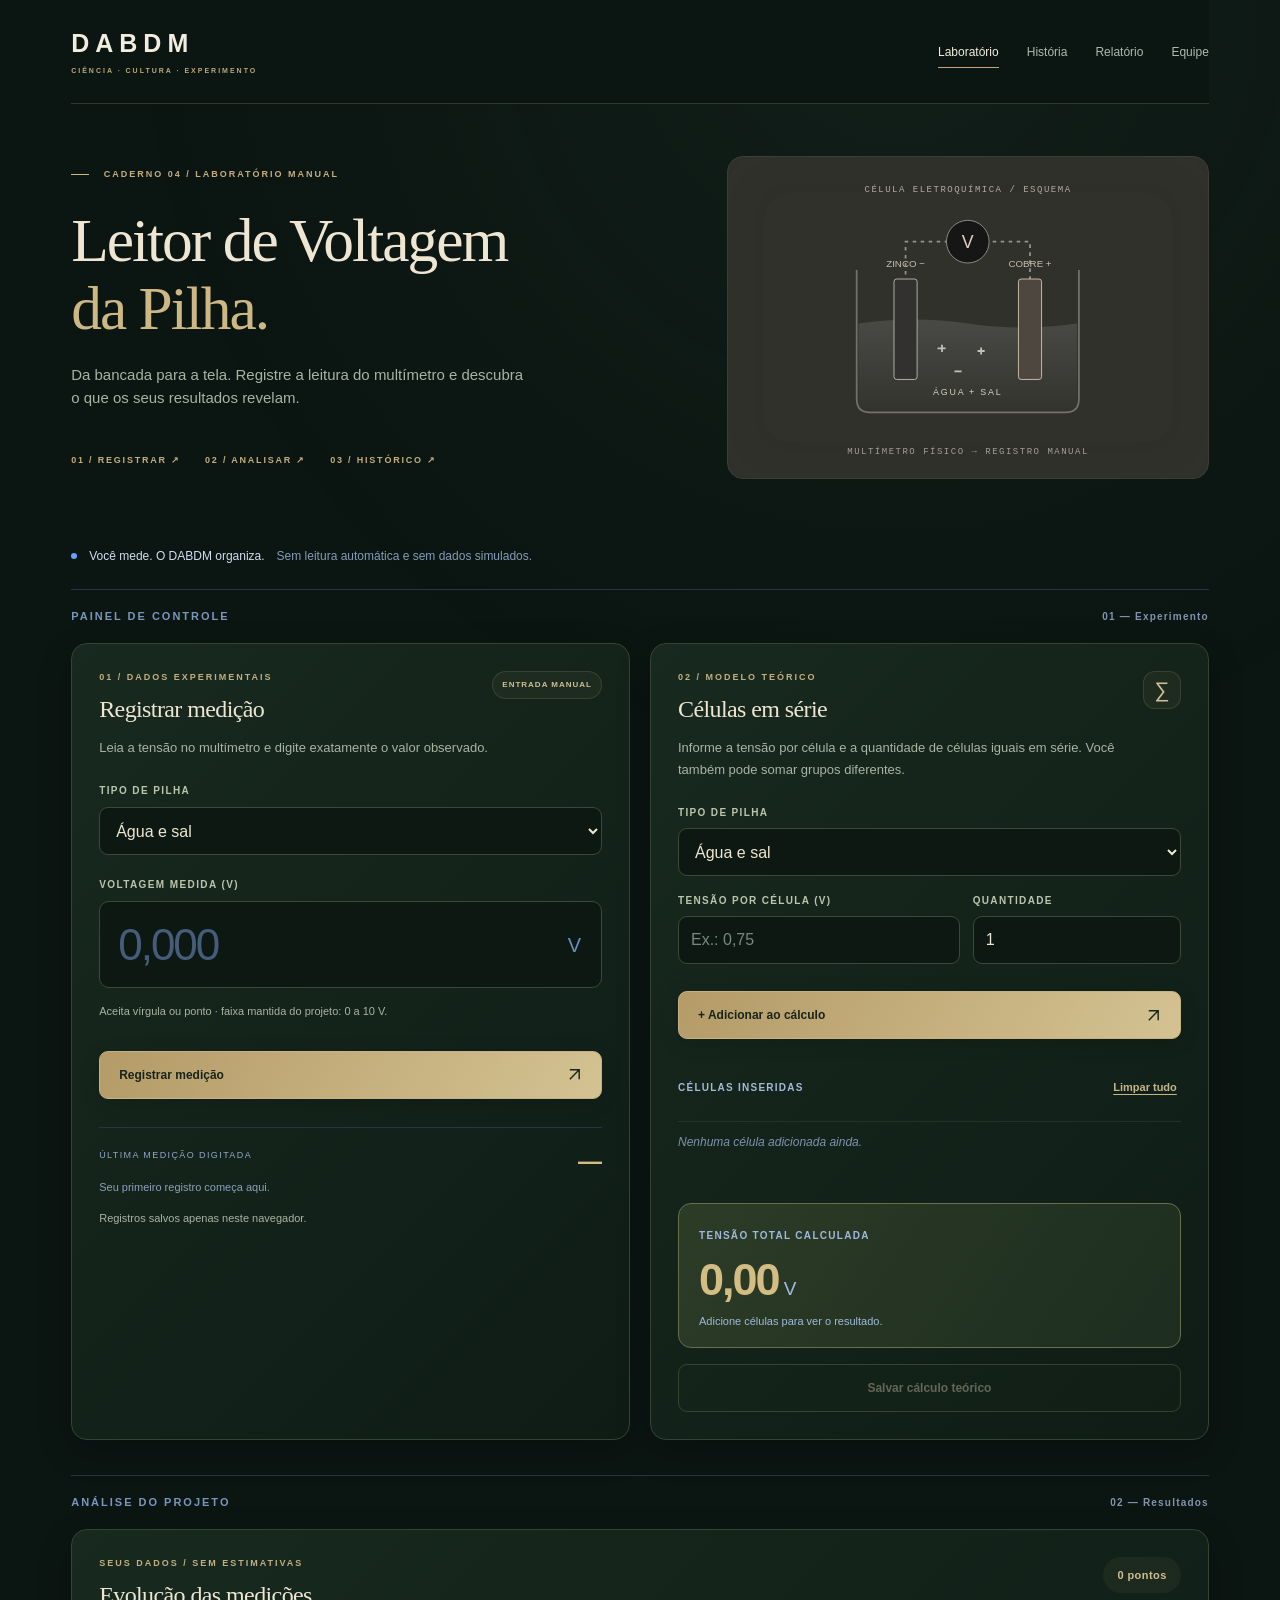
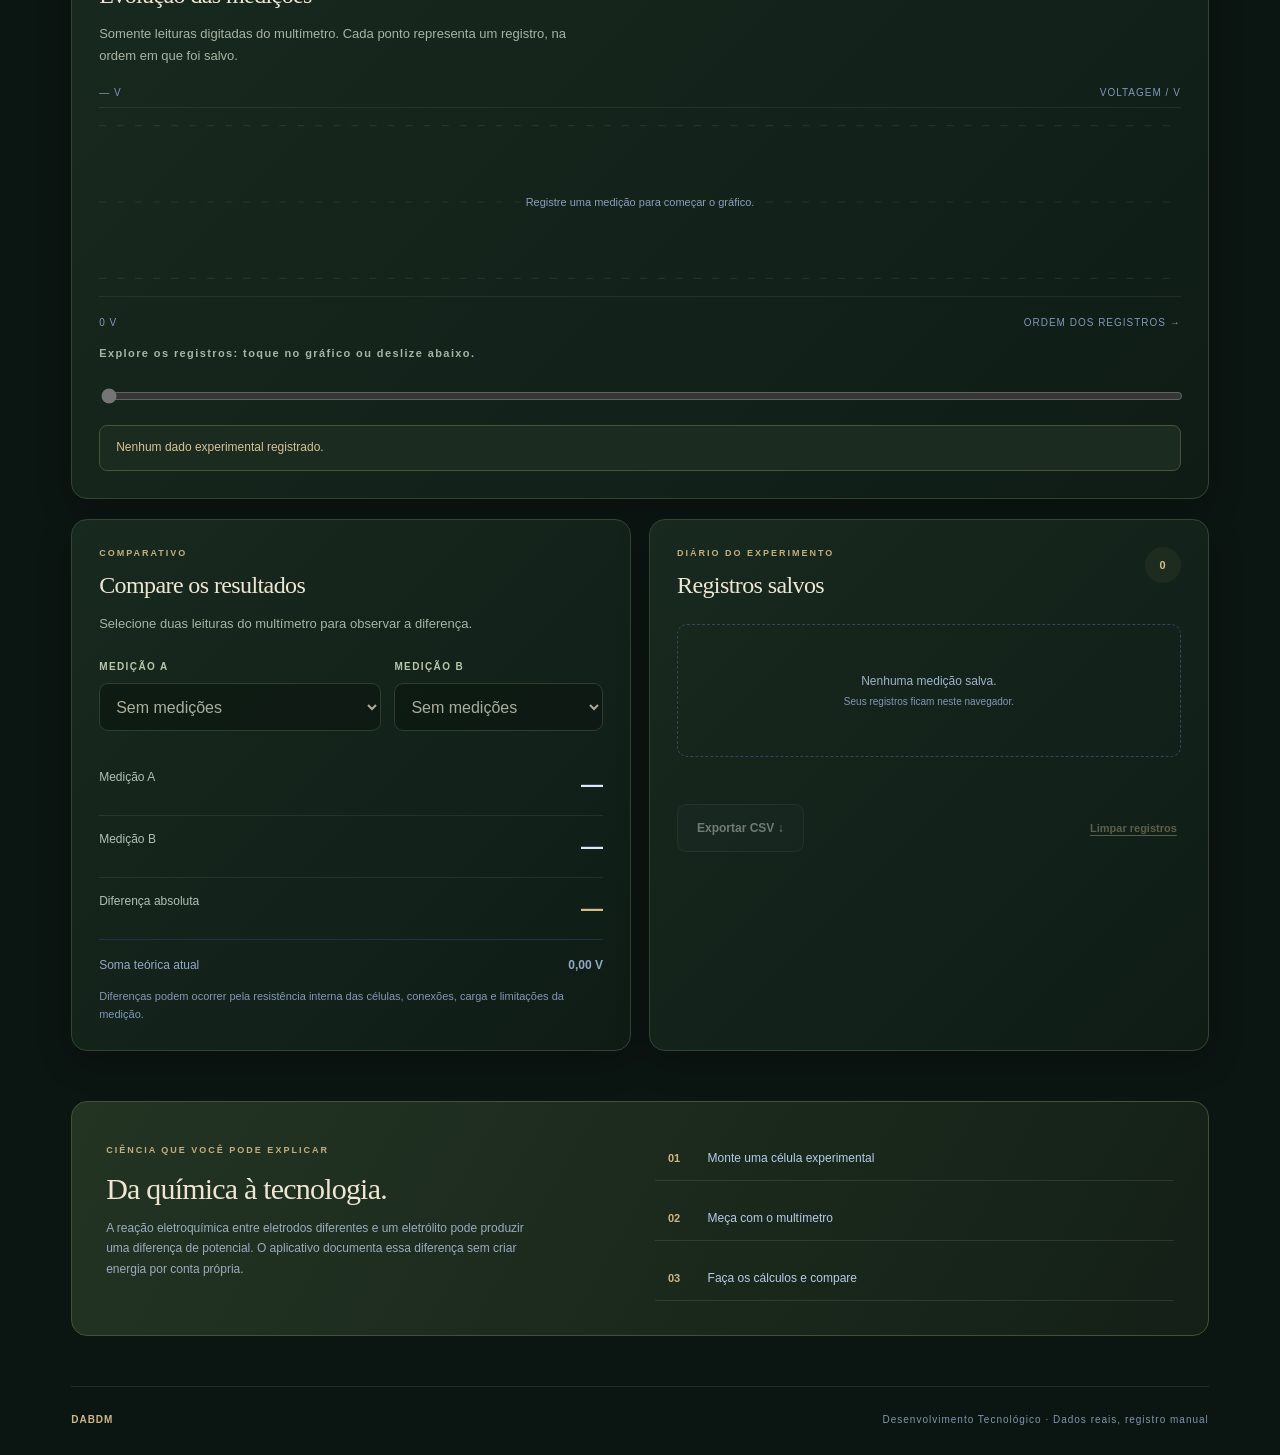
<file: index.html>
<!doctype html>
<html lang="pt-BR">
<head>
  <meta charset="UTF-8" />
  <meta name="viewport" content="width=device-width, initial-scale=1, viewport-fit=cover" />
  <meta name="theme-color" content="#05080e" />
  <meta name="description" content="DABDM — registro manual, análise e comparação das tensões de uma pilha experimental." />
  <link rel="icon" type="image/svg+xml" href="[data-uri]" />
  <style>:root{color-scheme:dark;--bg:#090f14;--panel:#141d24;--panel2:#172229;--ink:#f1f6f4;--muted:#9baaa8;--mint:#a1f5bf;--border:#304048;--gold:#eff0b2;--red:#f19c9c}*{box-sizing:border-box}html{scroll-behavior:smooth}body{background:var(--bg);color:var(--ink);font:16px/1.5 Inter,ui-sans-serif,-apple-system,BlinkMacSystemFont,"Segoe UI",sans-serif;margin:0}body:before{content:"";position:fixed;inset:0;z-index:-1;background:radial-gradient(ellipse at 50% -10%,#123023 0%,transparent 52%);pointer-events:none}button,input,select{font:inherit}button{cursor:pointer}button:disabled{cursor:not-allowed;opacity:.42}button:focus-visible,input:focus-visible,select:focus-visible,a:focus-visible{outline:2px solid var(--mint);outline-offset:3px}.app-shell{max-width:1300px;margin:auto;padding:0 clamp(18px,4vw,66px)}.topbar{min-height:94px;display:flex;align-items:center;justify-content:space-between;border-bottom:1px solid #ffffff20}.brand{display:inline-flex;gap:12px;align-items:center;color:var(--ink);text-decoration:none;font-size:19px;font-weight:900;letter-spacing:-.9px;line-height:1}.brand-icon{display:grid;place-items:center;background:var(--mint);color:#103126;height:43px;width:43px;border-radius:13px;font-size:22px;box-shadow:0 0 32px #71f1a125}.brand-light{font-weight:400;color:var(--mint)}.brand small{display:block;margin-top:6px;font-size:8px;letter-spacing:2.2px;color:#b1beb8;font-weight:600}.top-badge,.state-chip,.count-pill{font-size:11px;white-space:nowrap;font-weight:700;letter-spacing:.45px;border:1px solid #32443d;border-radius:50px;padding:10px 14px;color:#c8e8d5}.top-badge{display:inline-flex;align-items:center;gap:9px}.pulse-dot{width:7px;height:7px;border-radius:50%;background:#8decae;box-shadow:0 0 0 4px #8decae16}.hero{min-height:420px;display:grid;grid-template-columns:1.1fr .9fr;gap:20px;overflow:hidden;align-items:center;position:relative}.hero-copy{padding:62px 0 58px;z-index:1}.eyebrow,.kicker{font-size:10px;color:var(--mint);letter-spacing:2.3px;font-weight:800}.eyebrow-line{display:inline-block;width:18px;height:1px;background:var(--mint);vertical-align:middle;margin-right:10px}.hero h1{font-size:clamp(42px,5.5vw,75px);line-height:1.04;letter-spacing:-3.6px;margin:23px 0 22px;font-weight:750}.hero h1 em{font-style:normal;color:var(--mint)}.hero p{color:#bec8c5;max-width:475px;font-size:16px}.hero-tags{display:flex;gap:24px;flex-wrap:wrap;color:#d5e3d9;font-size:9px;letter-spacing:1.5px;font-weight:800;margin-top:45px}.hero-art{position:absolute;top:0;bottom:0;right:0;width:44%;display:flex;align-items:center;justify-content:center}.orb{position:absolute;border:1px solid #c0eac33b;border-radius:50%;width:350px;height:350px;box-shadow:inset 0 0 50px #71ff9536,0 0 80px #71ff9510;transform:rotate(-22deg)}.orb-two{width:260px;height:260px;opacity:.5}.battery{position:relative;transform:rotate(27deg);z-index:1;filter:drop-shadow(23px 40px 30px #000b)}.battery-cap{position:absolute;top:-17px;left:56px;width:55px;height:22px;border-radius:8px 8px 0 0;background:linear-gradient(130deg,#f0f0d7,#98c9ab,#4f7b64)}.battery-body{position:relative;width:168px;height:284px;border:2px solid #ffffff51;border-radius:19px;background:linear-gradient(110deg,#2a5444,#132c29 43%,#5e9980 88%,#305b4d);box-shadow:inset 9px 0 20px #b4ffb338,inset -12px -7px 20px #0007;display:flex;align-items:center;justify-content:center;flex-direction:column}.battery-body:after{content:"";position:absolute;inset:17px;border-radius:12px;border:1px solid #a1f5bf45}.bolt{font-size:114px;line-height:1;color:var(--mint);text-shadow:0 0 46px #a1f5bf6b;font-weight:500}.battery-footer{font-size:7px;letter-spacing:1px;color:#cdffe0}.floating-label{position:absolute;font-size:10px;letter-spacing:3px;font-weight:800;color:var(--mint);background:#0f1f1cc9;border:1px solid #a1f5bf33;border-radius:30px;padding:9px 12px}.label-one{top:24%;left:13%}.label-two{bottom:19%;right:4%}.section-intro{display:flex;justify-content:space-between;align-items:center;font-size:11px;letter-spacing:2px;color:var(--mint);font-weight:800;padding:18px 0;border-top:1px solid #ffffff23}.section-intro strong{font-size:10px;color:#90a49d;letter-spacing:1.2px}.dashboard{display:grid;grid-template-columns:1.06fr .94fr;gap:18px}.panel{background:linear-gradient(160deg,#17232b,#121c23);border:1px solid var(--border);border-radius:19px;padding:27px;min-width:0;box-shadow:0 12px 30px #0002}.panel-title-row,.history-top{display:flex;justify-content:space-between;align-items:flex-start;gap:12px}h2{font-size:23px;line-height:1.12;letter-spacing:-.8px;margin:12px 0 0;font-weight:750}.muted{color:var(--muted);font-size:12px;line-height:1.6;max-width:470px;margin:14px 0 0}.state-chip{color:#c2cfcd;background:#ffffff09;border-color:#ffffff18;max-width:160px;overflow:hidden;text-overflow:ellipsis;font-size:9px;padding:7px 9px}.state-chip.connected{color:var(--mint);background:#9cfdb00f;border-color:#a2ffc84a}.state-chip.simulated{color:var(--gold);background:#f6f8c00d;border-color:#eaf2b950}.voltage-reading{display:flex;align-items:baseline;gap:14px;margin-top:46px;font-variant-numeric:tabular-nums}.voltage-reading #liveVoltage{font-size:clamp(66px,8.4vw,120px);font-weight:750;letter-spacing:-5px;line-height:1;color:var(--mint)}.unit{font-size:30px;color:#dce9dd}.reading-hint{color:#b2c0b7;font-size:12px;margin-top:9px;min-height:28px}.spark-title{display:flex;justify-content:space-between;align-items:center;font-size:10px;letter-spacing:1.5px;color:#9aaea6;font-weight:700;margin-top:39px}.graph{height:160px;margin-top:12px;position:relative;border-top:1px solid #ffffff12;border-bottom:1px solid #ffffff12}.graph svg{height:100%;width:100%}.graph-empty{position:absolute;inset:0;display:grid;place-items:center;text-align:center;color:#7a9289;font-size:11px;pointer-events:none}.panel-actions{display:flex;flex-wrap:wrap;gap:10px;margin-top:23px}.btn{border-radius:10px;border:1px solid transparent;padding:13px 19px;font-weight:800;font-size:12px;transition:background .2s,transform .2s,color .2s;min-height:46px}.btn:not(:disabled):active{transform:scale(.98)}.btn-lime{background:var(--mint);color:#11291b;flex:1;display:flex;justify-content:space-between;align-items:center}.btn-ghost{background:#ffffff08;color:#eef2ed;border-color:#ffffff22}.btn-ghost:hover:not(:disabled){background:#ffffff15}.smallnote{margin-top:15px;color:#718b85;font-size:10px;line-height:1.4}.calc-icon{display:grid;place-items:center;color:var(--mint);background:#a1f5bf12;border:1px solid #a1f5bf2e;border-radius:12px;height:38px;width:38px;font-size:21px}.calculate-panel label{display:block;font-size:10px;letter-spacing:1.35px;font-weight:800;color:#c2d6cb;margin-bottom:8px}.calculate-panel form{margin-top:24px}.calculate-panel input,.calculate-panel select{width:100%;height:46px;border-radius:9px;border:1px solid #37504d;background:#0d171d;color:#edf5ef;padding:0 13px;font-size:13px;outline:none}.calculate-panel input:focus,.calculate-panel select:focus{border-color:var(--mint)}.calculate-panel input::placeholder{color:#778881}.two-cols{display:grid;grid-template-columns:1.15fr .85fr;gap:13px;margin-top:17px}.form-error{font-size:11px;color:var(--red);min-height:19px;margin-top:8px}.btn-add{width:100%;display:flex;justify-content:space-between;align-items:center;background:var(--mint);color:#14271b}.calc-list-head{display:flex;align-items:center;justify-content:space-between;margin:26px 0 12px;font-size:10px;letter-spacing:1.25px;font-weight:800;color:#c5d6cd}.mini-link{color:#a4cab5;background:none;border:none;text-decoration:underline;text-underline-offset:3px;font-size:11px;letter-spacing:0;font-weight:600;padding:4px}.cell-list{padding:0;margin:0;list-style:none;min-height:66px;max-height:190px;overflow:auto}.cell-list li{display:flex;align-items:center;justify-content:space-between;gap:12px;padding:11px 0;border-top:1px solid #ffffff13;font-size:11px}.cell-list li .row-type{display:block;color:#d3eee0;font-weight:700}.cell-list li .row-calc{color:#9eb5a6;margin-top:2px;display:block}.cell-list li .remove-cell{border:1px solid #ffffff21;background:transparent;color:#cfbebe;border-radius:6px;width:25px;height:26px;flex:none}.cell-list .empty-list{color:#83978e;font-size:12px;font-style:italic}.calc-result{border:1px solid #afd8b236;border-radius:13px;background:linear-gradient(135deg,#2b4d3d,#21362f);padding:18px 20px;margin:16px 0}.calc-result>span{font-size:10px;color:#c9dfc8;letter-spacing:1.3px;font-weight:800}.calc-result>div{font-variant-numeric:tabular-nums;line-height:1.12;margin-top:9px}.calc-result strong{font-size:45px;color:var(--mint);letter-spacing:-2px}.calc-result>div>span{font-size:19px;color:#dbecd8}.calc-result small{display:block;font-size:11px;color:#c5dac8;margin-top:7px;overflow-wrap:anywhere}.btn-outline{width:100%;border-color:#52705f;color:#e2f7e6;background:#ffffff0a}.section-gap{margin-top:35px}.lower-grid{display:grid;grid-template-columns:.85fr 1.15fr;gap:18px}.compare-rows{margin-top:23px}.compare-rows>div{display:flex;justify-content:space-between;gap:12px;border-bottom:1px solid #ffffff14;padding:14px 0;font-size:12px;color:#afc1b4}.compare-rows strong{color:#f0f4ee;font-size:17px;font-variant-numeric:tabular-nums}.compare-rows .compare-last{border:0}.compare-last strong{color:var(--mint)}.explanation{font-size:11px;color:#859b8f;margin:14px 0 0}.count-pill{background:#a1f5bf19;color:var(--mint);border:0;min-width:36px;text-align:center}.history-list{min-height:160px;max-height:230px;overflow:auto;margin-top:25px}.empty-history{display:flex;justify-content:center;flex-direction:column;align-items:center;text-align:center;min-height:133px;color:#abbdb2;font-size:12px;border:1px dashed #40564b;border-radius:10px}.empty-history small{color:#839c8f;margin-top:4px}.history-row{display:flex;justify-content:space-between;gap:12px;border-bottom:1px solid #ffffff17;padding:11px 0;align-items:center}.history-row strong{font-size:15px;font-variant-numeric:tabular-nums}.history-row span{font-size:11px;color:#dbe9de;display:block}.history-row small{display:block;color:#819c8c;font-size:10px}.history-actions{display:flex;align-items:center;justify-content:space-between;gap:12px;margin-top:20px}.how{margin:50px 0;padding:34px;display:grid;grid-template-columns:1fr 1fr;gap:30px;border:1px solid #4c6a524b;border-radius:16px;background:linear-gradient(110deg,#22392c,#111d1a)}.how h2{font-size:30px}.how p{font-size:12px;line-height:1.7;color:#acbdaf;max-width:420px}.how-steps{display:grid;align-content:center;gap:15px}.how-steps span{padding:13px;border-bottom:1px solid #ffffff19;color:#dae8d9;font-size:12px}.how-steps b{color:var(--mint);margin-right:24px;font-size:11px}footer{display:flex;justify-content:space-between;gap:15px;border-top:1px solid #ffffff17;padding:25px 0 40px;font-size:10px;color:#839d8d;letter-spacing:1px}footer span:first-child{color:var(--mint);font-weight:900}.toast{position:fixed;bottom:25px;left:50%;transform:translate(-50%,20px);z-index:10;pointer-events:none;background:#e1ffe8;color:#0c2c1c;font-size:12px;font-weight:750;padding:13px 19px;border-radius:10px;box-shadow:0 8px 35px #0006;opacity:0;transition:.25s;max-width:calc(100vw - 30px)}.toast.show{opacity:1;transform:translate(-50%,0)}
@media(max-width:950px){.hero-art{width:41%;opacity:.73}.hero h1{font-size:clamp(43px,6vw,65px)}.orb{width:260px;height:260px}.orb-two{width:190px;height:190px}.battery{transform:scale(.8) rotate(27deg)}.dashboard,.lower-grid{grid-template-columns:1fr}.hero{min-height:340px}.hero-copy{padding:47px 0}.panel{padding:26px}}
@media(max-width:630px){.app-shell{padding:0 16px}.topbar{min-height:76px}.brand{font-size:17px}.brand-icon{height:38px;width:38px}.top-badge{font-size:9px;padding:8px}.hero{min-height:390px}.hero-art{width:70%;top:78px;right:-25%;opacity:.33;pointer-events:none}.hero-copy{padding:54px 0 34px}.hero h1{letter-spacing:-2.5px;font-size:clamp(41px,9vw,55px)}.hero p{font-size:14px;max-width:320px}.hero-tags{gap:13px;margin-top:40px;font-size:8px}.section-intro{font-size:9px}.section-intro strong{font-size:9px}.panel{padding:20px;border-radius:14px}.panel-title-row{flex-wrap:wrap}.panel h2{font-size:21px}.voltage-reading{margin-top:28px}.voltage-reading #liveVoltage{font-size:clamp(62px,15vw,92px)}.spark-title{margin-top:28px}.reading-hint{font-size:11px}.panel-actions .btn{min-width:135px}.two-cols{gap:10px}.calc-result strong{font-size:38px}.how{grid-template-columns:1fr;padding:22px;margin:35px 0}.how h2{font-size:27px}footer{flex-direction:column;padding-bottom:28px}.comparison{order:2}.history{order:1}}
@media(prefers-reduced-motion:reduce){*,*:before,*:after{scroll-behavior:auto!important;transition:none!important;animation:none!important}}

.graph-empty[hidden]{display:none}

/* Touch targets, readable controls and safe areas for Safari on iPhone. */
.app-shell{padding-left:max(16px,env(safe-area-inset-left));padding-right:max(16px,env(safe-area-inset-right))}
.calculate-panel input,.calculate-panel select{font-size:16px}
.two-cols>div,.history-row>div{min-width:0}
.mini-link,.cell-list li .remove-cell{min-width:44px;min-height:44px}
button{touch-action:manipulation}
.state-chip{max-width:100%;white-space:normal;flex-shrink:0}
.compare-rows>div{flex-wrap:wrap}.compare-rows strong,.history-row,.calc-result{overflow-wrap:anywhere}
.safety-note{padding:14px 18px;border:1px solid #eff0b244;border-radius:12px;color:var(--gold);background:#eff0b208;font-size:12px;line-height:1.6}
.safety-note[hidden]{display:none}
.toast{bottom:calc(20px + env(safe-area-inset-bottom))}
footer{padding-bottom:calc(28px + env(safe-area-inset-bottom))}
@media(min-width:631px){.app-shell{padding-left:max(26px,4vw,env(safe-area-inset-left));padding-right:max(26px,4vw,env(safe-area-inset-right))}}
@media(max-width:380px){.top-badge{font-size:8px;letter-spacing:0}.panel-actions .btn{width:100%;flex:auto}.history-actions{flex-wrap:wrap}}

/* DABDM — the existing dashboard, adapted for a manual laboratory. */
:root{--bg:#05080e;--panel:#0c121d;--panel2:#111c2b;--ink:#edf3fc;--muted:#94a3ba;--mint:#579dff;--border:#223047;--gold:#a7cbff;--red:#ffb1b8}
body{background:var(--bg)}body:before{background:radial-gradient(ellipse at 75% 0%,#12377545,transparent 55%)}
.app-shell{max-width:1240px}.topbar{min-height:96px}.brand{letter-spacing:2px;font-size:23px}.brand small{font-size:7px;letter-spacing:1.4px;line-height:1.7;max-width:260px;color:#8c9fb8}
.brand-icon{color:#93beff;background:#122645;border:1px solid #2c5182;box-shadow:0 0 25px #2275ff16;font-size:32px}
.top-badge{border-color:#263b58;color:#a4bddc;background:#0c1523;font-size:9px}.pulse-dot{background:#4c98ff;box-shadow:0 0 0 4px #4c98ff16}
.hero{grid-template-columns:1.3fr 1fr;min-height:375px;overflow:visible;gap:30px}.hero-copy{padding:56px 0 48px}.hero h1{font-size:clamp(40px,4.8vw,64px);letter-spacing:-2.8px;line-height:1.1}.hero p{color:#9cadc3;font-size:15px;max-width:460px}.hero-tags{color:#8a9db8;letter-spacing:1.8px;margin-top:30px}.eyebrow{font-size:9px;letter-spacing:2px}
.experiment-art{position:relative;align-self:center;text-align:center;border:1px solid #213552;border-radius:16px;padding:18px;background:radial-gradient(ellipse at center,#12306360,transparent 70%),linear-gradient(#101b2b80,#080f1a80);box-shadow:inset 0 0 55px #1b58a20a}.experiment-art svg{width:100%;max-height:240px}.art-caption,.art-bottom{font:9px/1.5 ui-monospace,monospace;letter-spacing:1.5px;color:#7996bb}.art-bottom{display:block;color:#5e8dc8}
.workflow-note{display:flex;flex-wrap:wrap;align-items:center;gap:9px 12px;padding:16px 0 24px;color:#d0dff1;font-size:12px}.workflow-note>span:last-child{color:#869bb8}.note-dot{width:6px;height:6px;background:#65a2ff;border-radius:50%}
.section-intro{border-color:#26344a;color:#7a96bc}.section-intro strong{color:#8194af}.panel{background:linear-gradient(145deg,#101927,#0a101a);border-color:#233148;border-radius:16px;box-shadow:0 12px 35px #0003}.dashboard{grid-template-columns:1fr 1fr;gap:20px}.panel h2{font-size:24px;letter-spacing:-.6px}.kicker{color:#619fee;font-size:9px;letter-spacing:2px}.muted{font-size:13px;color:#93a3ba;line-height:1.7}.state-chip.connected{color:#9ec5ff;border-color:#254774;background:#0e2441;font-size:8px;letter-spacing:1px}
label{display:block;color:#afc0d9;font-size:10px;font-weight:700;letter-spacing:1.4px;margin-bottom:9px}
input,select,.calculate-panel input,.calculate-panel select{background:#080f19;color:#ebf2fd;border:1px solid #2c3c54;border-radius:9px;width:100%;min-height:48px;font-size:16px;padding:10px 12px;min-width:0}
input:focus,select:focus{border-color:#579dff}select{max-width:100%}form{margin-top:24px}#measurementForm>label:not(:first-child){margin-top:22px}
.measurement-input{display:flex;align-items:center;border:1px solid #304668;background:#080f19;border-radius:10px;padding-right:20px}.measurement-input:focus-within{border-color:#579dff;box-shadow:0 0 0 3px #227bff12}.measurement-input input{font-size:44px;letter-spacing:-2px;font-variant-numeric:tabular-nums;height:85px;border:none;background:none;padding-left:18px}.measurement-input input:focus-visible{outline-offset:-4px}.measurement-input>span{font-size:20px;color:#6990bf}.measurement-input input::placeholder{color:#455c7b}
.btn{min-height:48px;border-radius:9px;font-size:12px}.btn-lime,.btn-add{background:linear-gradient(110deg,#276be0,#3c89fb);color:white;border:1px solid #5095ff;box-shadow:0 4px 20px #1760df20}.btn-lime{width:100%}.btn:not(:disabled):hover{filter:brightness(1.13);transform:translateY(-1px)}.btn-outline{border-color:#32527e;color:#b6d3ff;background:#16335a33}.mini-link{color:#9bb8df}.smallnote{color:#8096b5;font-size:11px;line-height:1.6}.last-reading{display:grid;grid-template-columns:1fr auto;gap:6px;margin-top:28px;border-top:1px solid #26344b;padding-top:21px}.last-reading>span{font-size:9px;letter-spacing:1.4px;color:#91a9c9}.last-reading strong{color:#92bdff;font-size:24px;line-height:1;font-variant-numeric:tabular-nums}.last-reading small{grid-column:1/-1;color:#8da0ba;font-size:11px}
.calc-icon{background:#1a42732b;border-color:#325a88}.calc-result{background:linear-gradient(125deg,#16315a,#101d32);border-color:#31517b}.calc-result>span,.calc-result small{color:#9fb9dc}.calc-result strong{color:#82b5ff}.calc-list-head,.calculate-panel label{color:#a6bad6}.cell-list li .row-type{color:#c0d4f1}.cell-list li .row-calc{color:#8da8ce}.cell-list .empty-list{color:#7f92ad}.calc-result>div>span{color:#a0bce2}.safety-note{color:#a5c8fa;border-color:#41618a55;background:#2764b310}.chart-panel{margin-bottom:20px}.chart-scale{display:flex;justify-content:space-between;gap:12px;margin-top:18px;font-size:10px;letter-spacing:1px;color:#8097b8;font-variant-numeric:tabular-nums}.graph{height:190px;margin-top:7px}.graph svg{overflow:visible;cursor:crosshair}.graph-empty{color:#899ebc}.graph path{transition:opacity .25s}.count-pill{background:#1c3f682e;color:#8fbdff}#graphCursor{padding:0;accent-color:#579dff;border:none;min-height:44px;cursor:pointer}#graphDetail{display:block;padding:12px 16px;background:#101e31;border:1px solid #253e5c;border-radius:8px;color:#9fc5ff;font-size:12px;font-variant-numeric:tabular-nums;min-height:46px}
.lower-grid{grid-template-columns:1fr 1fr}.comparison-selects{margin-top:24px}.compare-rows strong{font-size:22px;color:#d9e8ff}.compare-last strong{color:#76aaff}.theory-reference{padding-top:16px;display:flex;justify-content:space-between;border-top:1px solid #243248;gap:16px;font-size:12px;color:#93a9c6}.explanation{color:#8498b5;line-height:1.6}.history-list{max-height:340px}.history-row strong{white-space:nowrap;color:#dbe9ff}.history-row span{font-size:9px;letter-spacing:1px;color:#8dbaff}.history-row small{color:#8ba0bd}.empty-history{color:#a0b3cc;border-color:#314661}.empty-history small{color:#8397b5}.how{background:linear-gradient(110deg,#10213a,#0b121e);border-color:#283d5b}.how p{color:#9bacbf}.how-steps span{color:#b6cbe7}.toast{background:#d6e6ff;color:#102a4b}.form-error{color:#ffafb8}footer{color:#8195b0}
.intro{position:fixed;inset:0;z-index:100;background:#03060c;display:grid;place-items:center;pointer-events:none;animation:intro-failsafe .35s 3s forwards;overflow:hidden}.intro.finished{opacity:0;visibility:hidden;transition:opacity .4s,visibility .4s}.intro-content{position:relative;width:min(400px,80vw);text-align:center}.intro-brand{display:flex;justify-content:center;gap:8px;font-weight:800;font-size:clamp(48px,12vw,78px);letter-spacing:3px;line-height:1.4;color:#edf5ff;text-shadow:0 0 32px #307fff55}.intro-brand span{animation:letter-in .75s both}.intro-brand span:nth-child(2){animation-delay:.08s}.intro-brand span:nth-child(3){animation-delay:.16s}.intro-brand span:nth-child(4){animation-delay:.24s}.intro-brand span:nth-child(5){animation-delay:.32s}.intro-eyebrow{font-size:9px;letter-spacing:4px;color:#5d97e3}.intro-content p{color:#8298b8;font-size:12px;letter-spacing:.5px;margin:4px 0 32px}.intro-track{height:3px;background:#14233b;overflow:hidden}.intro-track>div{width:0;height:100%;background:#4b94ff;box-shadow:0 0 18px #458fff}.intro-bottom{display:flex;justify-content:space-between;margin-top:12px;font-size:9px;letter-spacing:2px;color:#7aa4db;font-variant-numeric:tabular-nums}.intro-content small{display:block;margin-top:34px;color:#50617b;font-size:10px}.intro-grid{position:absolute;inset:0;background:radial-gradient(ellipse at center,#0a29533b,transparent 60%);border-bottom:1px solid #183052}.particles i{position:absolute;bottom:20%;left:15%;width:3px;height:3px;background:#599bff;border-radius:50%;box-shadow:0 0 12px #2c7cff;animation:float-particle 2.2s ease-in-out infinite}.particles i:nth-child(2){left:32%;bottom:65%;animation-delay:-.7s}.particles i:nth-child(3){left:80%;bottom:34%;animation-delay:-1.3s}.particles i:nth-child(4){left:66%;bottom:78%;animation-delay:-.4s}.particles i:nth-child(5){left:85%;bottom:72%;animation-delay:-1.8s}.particles i:nth-child(6){left:40%;bottom:20%;animation-delay:-1s}
@keyframes letter-in{from{opacity:0;transform:translateY(12px);filter:blur(5px)}to{opacity:1;transform:none;filter:none}}@keyframes float-particle{0%,100%{opacity:.15;transform:translateY(0)}50%{opacity:.8;transform:translateY(-20px)}}@keyframes intro-failsafe{to{opacity:0;visibility:hidden}}
@media(max-width:950px){.hero{grid-template-columns:1.25fr 1fr}.hero h1{font-size:46px}.dashboard,.lower-grid{grid-template-columns:1fr 1fr}.panel{padding:22px}.panel-title-row{flex-wrap:wrap}.two-cols{grid-template-columns:1fr 1fr}}
@media(max-width:700px){.hero{grid-template-columns:1fr;gap:0}.hero-copy{padding:40px 0 30px}.hero h1{font-size:46px;letter-spacing:-2px}.hero p{font-size:14px}.experiment-art{display:none}.topbar{min-height:80px}.brand{font-size:20px}.brand small{font-size:6px;max-width:174px;letter-spacing:.7px}.top-badge{font-size:8px;padding:8px;max-width:90px;white-space:normal;line-height:1.5;letter-spacing:.5px}.top-badge .pulse-dot{flex:none}.brand{gap:8px}.brand-icon{height:35px;width:35px}.dashboard,.lower-grid{grid-template-columns:1fr}.panel{padding:20px}.comparison,.history{order:initial}.hero-tags{margin-top:26px}.workflow-note{font-size:11px}.graph{height:155px}.how{margin-top:28px}.measurement-input input{font-size:42px}.section-intro{letter-spacing:1.3px}.intro-content p{font-size:11px}}
@media(prefers-reduced-motion:reduce){.intro{display:none}.btn:not(:disabled):hover{transform:none}}

.hero-tags a{color:#9bb7dc;text-decoration:none;min-height:44px;display:inline-flex;align-items:center}.hero-tags a:hover{color:#dceaff}article[id]{scroll-margin-top:20px}
.particles{position:absolute;inset:0;pointer-events:none}
</style><style>:root{--forest:#101f1b;--forest-deep:#0b1512;--ivory:#f2eddf;--gold:#bea77a;--muted-gold:#9eaa9f;--line:#c4ae7e36;color-scheme:dark}
*{box-sizing:border-box}html{scroll-behavior:smooth;scroll-padding-top:110px}body.editorial{margin:0;background:var(--forest-deep);color:var(--ivory);font:16px/1.75 -apple-system,BlinkMacSystemFont,"Segoe UI",sans-serif}a{color:inherit}button,a,input,select{-webkit-tap-highlight-color:transparent}a:focus-visible,button:focus-visible,input:focus-visible,select:focus-visible{outline:2px solid var(--gold);outline-offset:5px}.skip{position:fixed;left:12px;top:-90px;z-index:200;background:var(--ivory);color:var(--forest);padding:12px}.skip:focus{top:12px}
.editorial-nav{position:relative;z-index:20;display:flex;align-items:center;justify-content:space-between;gap:24px;min-height:104px;padding:16px clamp(22px,6vw,100px);border-bottom:1px solid var(--line);background:#0b1512}.wordmark{text-decoration:none;font-size:25px;letter-spacing:6px;font-weight:600;color:var(--ivory);line-height:1.2}.wordmark span{display:block;font-size:7px;letter-spacing:2px;margin-top:9px;color:var(--gold)}.editorial-nav nav{display:flex;gap:28px;flex-wrap:wrap}.editorial-nav nav a{position:relative;font-size:12px;text-decoration:none;padding:14px 0;color:#adbaae}.editorial-nav nav a:hover,.editorial-nav nav a[aria-current]{color:var(--ivory)}.editorial-nav nav a[aria-current]:after{content:"";height:1px;background:var(--gold);position:absolute;bottom:7px;left:0;right:0}
.editorial-hero{position:relative;padding:100px clamp(22px,8vw,130px) 70px;overflow:hidden;background:radial-gradient(ellipse at 90% 40%,#30493a40,transparent 65%);border-bottom:1px solid var(--line)}.eyeline{font-size:10px;letter-spacing:2.4px;color:var(--gold);font-weight:600;line-height:1.6;text-transform:uppercase}.editorial h1,.editorial h2{font-family:Georgia,"Times New Roman",serif;font-weight:400;letter-spacing:-2px;line-height:1.12}.editorial h1{position:relative;z-index:1;font-size:clamp(42px,6.8vw,96px);margin:32px 0 44px;max-width:1100px}.editorial h1 em,.editorial h2 em{font-weight:400;color:var(--gold)}.hero-bottom{position:relative;z-index:1;display:flex;justify-content:space-between;align-items:center;gap:30px}.hero-bottom p{max-width:480px;color:#aab7ab;font-size:15px}.scroll-cue{font-size:11px;letter-spacing:1px;text-decoration:none;display:flex;gap:26px;align-items:center;min-height:48px}.scroll-cue span{display:grid;place-items:center;border:1px solid var(--line);border-radius:50%;height:50px;width:50px;font-size:22px}.hero-watermark{position:absolute;right:5%;bottom:-80px;font:280px Georgia,serif;color:#b6a37608;pointer-events:none}
.story-layout{max-width:1400px;margin:auto;display:grid;grid-template-columns:.95fr 1.05fr;gap:70px;padding:0 65px;align-items:start}.phone-stage{position:sticky;top:25px;height:min(760px,95svh);display:flex;flex-direction:column;justify-content:center;align-items:center;isolation:isolate}.stage-top{display:flex;justify-content:space-between;width:100%;color:var(--gold);font-size:9px;letter-spacing:1.5px;margin:20px 0}.phone-orbit{position:absolute;width:95%;aspect-ratio:1;border:1px solid #ac95602b;border-radius:50%;top:18%;z-index:-1;box-shadow:0 0 0 35px #ac956006,0 0 0 70px #ac956004}.phone{position:relative;width:258px;height:498px;padding:10px;background:linear-gradient(110deg,#a38e64,#25352e 10%,#08100d 70%,#806f4a);border:1px solid #c1b08b;border-radius:40px;box-shadow:18px 28px 60px #0009,inset 0 0 0 3px #17231d;transform:perspective(1100px) rotateY(var(--turn,-8deg)) rotateZ(var(--tilt,-3deg));will-change:transform}.phone-screen{border:1px solid #8f805b40;border-radius:31px;height:100%;overflow:hidden;background:radial-gradient(ellipse at 60% 30%,#344e3a,#102019 65%);padding:42px 21px 18px;display:flex;flex-direction:column}.phone-speaker{position:absolute;left:50%;transform:translateX(-50%);top:20px;width:72px;height:14px;border-radius:20px;background:#080f0c;z-index:2}.screen-status{display:flex;justify-content:space-between;color:#a0b29f;font-size:7px;letter-spacing:1px;margin-bottom:28px}#phoneEra{font-size:9px;letter-spacing:2px;color:#d2ba83}.phone-visual{height:150px;position:relative;margin:12px 0;display:flex;justify-content:center;align-items:center;flex:none}.energy-core{position:absolute;width:95px;height:95px;background:radial-gradient(circle,#e5cd8c28,transparent 65%);border:1px solid #bea77a44;border-radius:50%;animation:core-breathe 5s ease-in-out infinite}.phone-visual i{position:absolute;width:80px;height:12px;border:1px solid #b89c68;border-radius:50%;background:#866c3d25;transform:translateY(-38px);transition:transform .6s,opacity .6s}.phone-visual i:nth-of-type(2){transform:translateY(-23px)}.phone-visual i:nth-of-type(3){transform:translateY(-8px)}.phone-visual i:nth-of-type(4){transform:translateY(7px)}.phone-visual i:nth-of-type(5){transform:translateY(22px)}.phone-visual i:nth-of-type(6){transform:translateY(37px)}.phone-visual svg{position:absolute;width:100%;opacity:0;transition:opacity .6s}.phone-visual svg path{fill:none;stroke:#d3bc86;stroke-width:1.5;stroke-dasharray:400;stroke-dashoffset:var(--trace,0)}.phone[data-chapter="2"] .phone-visual i,.phone[data-chapter="3"] .phone-visual i,.phone[data-chapter="4"] .phone-visual i,.phone[data-chapter="6"] .phone-visual i{opacity:.12;transform:rotate(90deg) translateY(0)}.phone:not([data-chapter="1"]):not([data-chapter="5"]) .phone-visual svg{opacity:.8}.phone-screen h3{font:24px/1.2 Georgia,serif;margin:6px 0 12px;color:#eddfbd;letter-spacing:0}.phone-screen p{font-size:11px;color:#a7b7a5;line-height:1.6;margin:0}.phone-bottom{margin-top:auto;display:flex;align-items:center;justify-content:space-between;gap:6px;color:#ad9971;font-size:6px;letter-spacing:1px}.phone-bottom b{font:25px Georgia,serif}.stage-note{font-size:10px;color:#91a18f;line-height:1.7;text-align:center;margin:22px 0 16px}.story-progress{width:130px;height:2px;background:#c2a87125;overflow:hidden}.story-progress span{display:block;height:100%;width:0;background:var(--gold)}.story-chapter{position:relative;min-height:95svh;padding:110px 0 90px;border-bottom:1px solid var(--line);scroll-margin-top:25px}.chapter-number{font:80px/1 Georgia,serif;color:#baa47833;margin-bottom:28px}.story-chapter h2{font-size:clamp(34px,3.3vw,52px);margin:22px 0 25px}.story-chapter h3{font-size:13px;letter-spacing:.4px;font-weight:500;color:#d6c49b;margin-bottom:28px}.story-chapter p,.story-chapter dd{font-size:14px;color:#adbaae;line-height:1.9}.story-chapter strong{font-weight:600;color:#e2d6bb}aside:not(.phone-stage):not(.report-index){font-size:13px;line-height:1.8}.story-chapter aside,.report-section aside{border-left:2px solid var(--gold);padding:16px 20px;background:#b19a6210;color:#d0c4a9;margin:25px 0}.topic-list dt{font-family:Georgia,serif;color:#d6c49b;font-size:23px;margin-top:24px}.topic-list dd{margin:7px 0 0}.editorial-button{display:inline-flex;align-items:center;justify-content:center;padding:15px 22px;border:1px solid #bda77766;font-size:11px;letter-spacing:.8px;text-decoration:none;min-height:48px;color:#e8d9b8;background:#bda7770b;transition:background .25s,transform .25s}.editorial-button:hover{background:#bda77720;transform:translateY(-2px)}.source-panel{max-width:1140px;margin:80px auto;padding:50px;border:1px solid var(--line);background:linear-gradient(120deg,#20362955,#14221b55)}.source-panel h2{font-size:42px;margin:20px 0}.source-panel p{color:#aab8aa;font-size:14px;max-width:850px}.source-links{display:flex;gap:15px 35px;flex-wrap:wrap;margin:30px 0}.source-links a{font-size:12px;text-underline-offset:6px}.editorial-footer{display:flex;justify-content:space-between;align-items:center;gap:30px;padding:40px 7vw;border-top:1px solid var(--line)}.editorial-footer p,.editorial-footer>a:last-child{font-size:11px;color:#9cae9f}.report-summary{display:grid;grid-template-columns:repeat(3,1fr);padding:35px 8vw;gap:25px;background:#1a2a21;border-bottom:1px solid var(--line)}.report-summary span{display:block;font-size:9px;color:var(--gold);letter-spacing:1.5px}.report-summary strong{display:block;margin-top:9px;font:23px Georgia,serif;color:#e0d5bb}.report-layout{display:grid;grid-template-columns:240px minmax(0,1fr);gap:70px;max-width:1170px;margin:80px auto;padding:0 25px}.report-index{position:sticky;top:35px;align-self:start}.report-index nav{display:grid;gap:6px;margin:20px 0 30px}.report-index a{display:block;padding:10px 0;font-size:11px;text-decoration:none;line-height:1.7;color:#b9bea9;min-height:44px}.report-index a:hover{color:#e1c990}.editorial-note{padding:20px 24px;font-size:12px;line-height:1.8;background:#c2aa7120;border:1px solid var(--line);color:#dbccab}.report-authors{margin-top:35px}.report-authors p{font-size:14px;color:#cfc5ae}.report-section{padding:50px 0;border-bottom:1px solid var(--line);scroll-margin-top:30px}.report-section h2{font-size:38px;margin:16px 0 28px}.report-section p,.report-section li{font-size:15px;color:#b5c0b3;line-height:1.9}.report-section li{padding-left:7px;margin-bottom:12px}.report-section ul,.report-section ol{padding-left:20px}.report-section h3{font-size:15px;color:#dfcda5}.report-body>.editorial-button{margin-top:40px}.team-seal{border:1px solid var(--gold);border-radius:50%;padding:36px;text-align:center;letter-spacing:4px;font:24px Georgia,serif;color:var(--gold)}.team-seal small{font:8px sans-serif;letter-spacing:2px}.team-list{max-width:1100px;padding:0 25px;margin:70px auto}.team-member{display:flex;align-items:center;gap:30px;border-bottom:1px solid var(--line);padding:38px 0}.member-index{font:13px Georgia,serif;color:var(--gold)}.team-member h2{font-size:clamp(30px,4vw,52px);margin:0;flex:1}.member-mark{width:70px;height:70px;border-radius:50%;border:1px solid var(--line);display:grid;place-items:center;font:24px Georgia,serif;color:var(--gold)}.entered{animation:chapter-enter .8s both}.ambient-paused .energy-core{animation-play-state:paused}@keyframes core-breathe{0%,100%{transform:scale(.94);opacity:.5}50%{transform:scale(1.12);opacity:1}}@keyframes chapter-enter{from{opacity:.45;transform:translateY(20px)}to{opacity:1;transform:translateY(0)}}
/* The original laboratory retains its structure, storage and calculation logic. */
.lab-edition{--bg:#0b1512;--mint:#ccb785;--border:#354535;--ink:#f0eadb;--muted:#a3b09f;background:#0b1512;color:#eee6d3}.lab-edition:before{background:radial-gradient(ellipse at 70% 0%,#2c453333,transparent 60%)}.lab-edition .editorial-nav{padding-left:0;padding-right:0}.lab-edition .hero h1,.lab-edition h2{font-family:Georgia,serif;font-weight:400}.lab-edition .hero h1{letter-spacing:-2px}.lab-edition .hero p,.lab-edition .muted,.lab-edition .smallnote{color:#a8b4a4}.lab-edition .panel{background:linear-gradient(135deg,#18291f,#0e1c15);border-color:#334532}.lab-edition .kicker,.lab-edition .eyebrow,.lab-edition .hero-tags a{color:#c4ae7e}.lab-edition .btn-lime,.lab-edition .btn-add{background:linear-gradient(120deg,#b49b68,#d4c292);border-color:#c5b282;color:#19241a;box-shadow:0 4px 20px #0002}.lab-edition input,.lab-edition select,.lab-edition .measurement-input{background:#0c1811;border-color:#3b4a36;color:#eee7d4}.lab-edition .measurement-input input{background:transparent}.lab-edition label,.lab-edition .calculate-panel label{color:#bac5ad}.lab-edition .calc-result{background:linear-gradient(125deg,#2d3c27,#1d2d1f);border-color:#65704b}.lab-edition .calc-result strong,.lab-edition .compare-last strong,.lab-edition .last-reading strong{color:#d3bd83}.lab-edition .state-chip,.lab-edition .count-pill,.lab-edition .calc-icon{background:#bca77510;border-color:#8c795644;color:#d0be92}.lab-edition .btn-outline{background:#bca77509;border-color:#6b7450;color:#d5c8a8}.lab-edition .experiment-art{filter:sepia(.8) saturate(.5);background:#193222}.lab-edition #graphLine{stroke:#c9b47d}.lab-edition #graphPoint{stroke:#c9b47d;fill:#f0e7cd}.lab-edition #graphDetail{background:#1b2b1f;border-color:#485438;color:#d4c397}.lab-edition #graphCursor{accent-color:#c5ae76}.lab-edition .history-row span,.lab-edition .mini-link{color:#c5b58b}.lab-edition .how{background:linear-gradient(120deg,#233423,#142017);border-color:#435138}.lab-edition .intro{background:#09110d}.lab-edition .intro-brand{color:#ece1c5;text-shadow:0 0 32px #c4a66b22;font-family:Georgia,serif}.lab-edition .intro-track{background:#293323}.lab-edition #introBar{background:#c5ac76;box-shadow:0 0 18px #c5ac7622}.lab-edition .intro-eyebrow,.lab-edition .intro-bottom{color:#bba36f}.lab-edition .intro-grid{background:radial-gradient(ellipse at center,#5b694020,transparent 60%);border-color:#564e32}.lab-edition .particles i{background:#c0a778;box-shadow:0 0 10px #c0a77855}
@media(max-width:1000px){.story-layout{gap:35px;padding:0 30px;grid-template-columns:.85fr 1fr}.phone{width:225px;height:450px}.phone-screen{padding:40px 16px 16px}.phone-visual{height:125px}.phone-screen h3{font-size:21px}.source-panel{margin:50px 25px;padding:35px}.report-layout{gap:35px;grid-template-columns:200px minmax(0,1fr)}}
@media(max-width:700px){html{scroll-padding-top:20px}.editorial-nav{padding:19px 22px;display:block;min-height:0}.editorial-nav nav{gap:24px;margin-top:12px;justify-content:space-between}.editorial-nav nav a{font-size:11px}.wordmark{font-size:23px}.editorial-hero{padding:55px 22px 40px}.editorial h1{font-size:44px;letter-spacing:-1.8px;margin:25px 0 32px}.hero-bottom{align-items:flex-start;flex-direction:column;gap:15px}.hero-bottom p{font-size:14px}.hero-watermark{font-size:180px;bottom:-50px}.story-layout{display:block;padding:0 22px}.phone-stage{height:255px;top:0;background:linear-gradient(#0b1512 94%,transparent);z-index:10;display:grid;grid-template-columns:130px 1fr;grid-template-rows:30px 190px 10px;gap:4px 22px;padding:10px 0}.stage-top{grid-column:1/-1;margin:0;font-size:8px}.phone-orbit{display:none}.phone{grid-column:1;grid-row:2;width:104px;height:188px;border-radius:17px;padding:4px;box-shadow:8px 8px 20px #0007}.phone-screen{border-radius:13px;padding:18px 7px 7px}.phone-speaker{top:8px;width:30px;height:6px}.screen-status{font-size:3px;margin-bottom:8px}#phoneEra{font-size:4px;letter-spacing:.5px}.phone-visual{height:58px;margin:5px 0}.energy-core{width:45px;height:45px}.phone-visual i{width:32px;height:5px;transform:translateY(-17px)}.phone-visual i:nth-of-type(2){transform:translateY(-10px)}.phone-visual i:nth-of-type(3){transform:translateY(-3px)}.phone-visual i:nth-of-type(4){transform:translateY(4px)}.phone-visual i:nth-of-type(5){transform:translateY(11px)}.phone-visual i:nth-of-type(6){transform:translateY(18px)}.phone-screen h3{font-size:10px;margin:2px 0 4px}.phone-screen p{font-size:5px;line-height:1.5}.phone-bottom{font-size:3px;letter-spacing:0}.phone-bottom b{font-size:10px}.stage-note{grid-column:2;grid-row:2;text-align:left;font:20px/1.4 Georgia,serif;color:#c6b88f;margin:0}.story-progress{grid-row:3;grid-column:1/-1;width:100%}.story-chapter{min-height:0;padding:70px 0;scroll-margin-top:265px}.chapter-number{font-size:48px;margin-bottom:20px}.story-chapter h2{font-size:36px;letter-spacing:-1.4px}.story-chapter p,.story-chapter dd{font-size:14px}.source-panel{padding:25px;margin:35px 22px}.source-panel h2{font-size:32px;letter-spacing:-1px}.source-links{flex-direction:column;gap:20px}.editorial-footer{align-items:flex-start;flex-direction:column;padding:30px 22px;gap:12px}.report-summary{grid-template-columns:1fr;padding:28px 22px;gap:22px}.report-layout{display:block;margin:35px 0;padding:0 22px}.report-index{position:static;margin-bottom:35px;padding-bottom:20px;border-bottom:1px solid var(--line)}.report-index nav{grid-template-columns:1fr 1fr;gap:8px 16px}.report-section h2{font-size:32px;letter-spacing:-1px}.report-section{padding:35px 0}.team-list{margin:35px 0;padding:0 22px}.team-member{gap:14px;padding:28px 0}.team-member h2{font-size:30px;letter-spacing:-1px}.member-mark{width:42px;height:42px;flex:none;font-size:16px}.team-seal{display:none}.lab-edition .editorial-nav{padding-top:20px}.lab-edition .editorial-nav nav{gap:18px}}
@media(prefers-reduced-motion:reduce){html{scroll-behavior:auto}*,*:before,*:after{animation:none!important;transition:none!important}.phone{transform:none!important;will-change:auto}.intro{display:none!important}}
@media print{body.editorial{color:#111;background:white}.editorial-nav,.editorial-footer,.report-index,.editorial-button{display:none}.report-layout{display:block;margin:0;padding:0}.editorial-hero{padding:20px 0}.editorial h1{font-size:32px}.report-section{break-inside:avoid}.report-section p,.report-section li,.report-authors p,.hero-bottom p{color:#222}.report-summary{background:white;padding:20px 0}.report-summary strong{color:#111}}
</style>
  <title>DABDM — Leitor de Voltagem da Pilha</title>
</head>
<body class="lab-edition">
  <div id="intro" class="intro" aria-hidden="true">
    <div class="intro-grid"></div><div class="particles"><i></i><i></i><i></i><i></i><i></i><i></i></div>
    <div class="intro-content"><span class="intro-eyebrow">CIÊNCIA EM CADA VOLT</span>
      <div class="intro-brand"><span>D</span><span>A</span><span>B</span><span>D</span><span>M</span></div>
      <p>Sistema de Monitoramento de Voltagem</p>
      <div class="intro-track"><div id="introBar"></div></div>
      <div class="intro-bottom"><span>INICIANDO EXPERIÊNCIA</span><span id="introPercent">0%</span></div>
      <small>Apresentação visual · sem conexão com instrumentos</small>
    </div>
  </div>
  <script>// Decorative introduction; independent from application initialization.
(() => {
  const intro = document.getElementById('intro');
  if (!intro) return;
  const finish = () => intro.classList.add('finished');
  const fallback = setTimeout(finish, 2900);
  try {
    if (window.matchMedia('(prefers-reduced-motion: reduce)').matches) {
      document.getElementById('introPercent').textContent = '100%';
      document.getElementById('introBar').style.width = '100%';
      finish(); clearTimeout(fallback); return;
    }
    const started = performance.now();
    function frame(now) {
      const progress = Math.min(100, Math.floor((now - started) / 24));
      document.getElementById('introPercent').textContent = progress + '%';
      document.getElementById('introBar').style.width = progress + '%';
      if (progress < 100) requestAnimationFrame(frame);
      else { setTimeout(finish, 100); clearTimeout(fallback); }
    }
    requestAnimationFrame(frame);
  } catch (_) { finish(); }
})();
</script>
  <div class="app-shell">
<header class="editorial-nav"><a class="wordmark" href="index.html">DABDM<span>CIÊNCIA · CULTURA · EXPERIMENTO</span></a><nav aria-label="Navegação principal"><a href="index.html" aria-current="page">Laboratório</a><a href="historia.html">História</a><a href="relatorio.html">Relatório</a><a href="equipe.html">Equipe</a></nav></header>

    <main id="inicio">
      <section class="hero">
        <div class="hero-copy">
          <span class="eyebrow"><span class="eyebrow-line"></span> CADERNO 04 / LABORATÓRIO MANUAL</span>
          <h1>Leitor de Voltagem<br><em>da Pilha.</em></h1>
          <p>Da bancada para a tela. Registre a leitura do multímetro e descubra o que os seus resultados revelam.</p>
          <div class="hero-tags"><a href="#registrar">01 / REGISTRAR ↗</a><a href="#grafico">02 / ANALISAR ↗</a><a href="#historico">03 / HISTÓRICO ↗</a></div>
        </div>
        <div class="experiment-art" aria-hidden="true">
          <span class="art-caption">CÉLULA ELETROQUÍMICA / ESQUEMA</span>
          <svg viewBox="0 0 400 270" fill="none"><defs><linearGradient id="liquid" x2="0" y2="1"><stop stop-color="#2076ff" stop-opacity=".3"/><stop offset="1" stop-color="#2076ff" stop-opacity=".04"/></linearGradient></defs>
          <path d="M75 80V225Q75 240 90 240H310Q325 240 325 225V80" stroke="#486484" stroke-width="2"/>
          <path d="M77 140Q140 131 200 140T323 140V225Q323 238 310 238H90Q77 238 77 225Z" fill="url(#liquid)"/>
          <path d="M130 175V48H270V175" stroke="#3086ff" stroke-width="2" stroke-dasharray="4 5"/>
          <rect x="117" y="90" width="26" height="113" rx="3" fill="#162d48" stroke="#7ba7d4"/><rect x="257" y="90" width="26" height="113" rx="3" fill="#553728" stroke="#d1a183"/>
          <circle cx="200" cy="48" r="24" fill="#0a1422" stroke="#3489ff"/><text x="200" y="55" text-anchor="middle" fill="#87baff" font-size="20">V</text>
          <text x="130" y="76" text-anchor="middle" fill="#92a6bd" font-size="11">ZINCO −</text><text x="270" y="76" text-anchor="middle" fill="#92a6bd" font-size="11">COBRE +</text><text x="200" y="221" text-anchor="middle" fill="#91b6e4" font-size="10" letter-spacing="2">ÁGUA + SAL</text>
          <path d="M166 168h9m-4-4v8m40-1h8m-4-4v8m-30 19h8" stroke="#6daaff" stroke-width="2"/>
          </svg><span class="art-bottom">MULTÍMETRO FÍSICO → REGISTRO MANUAL</span>
        </div>
      </section>
      <div class="workflow-note"><span class="note-dot"></span> Você mede. O DABDM organiza. <span>Sem leitura automática e sem dados simulados.</span></div>
      <div class="section-intro"><span>PAINEL DE CONTROLE</span><strong>01 — Experimento</strong></div>

      <section class="dashboard" aria-label="Painel do experimento">
        <article id="registrar" class="panel realtime-panel">
          <div class="panel-title-row"><div><div class="kicker">01 / DADOS EXPERIMENTAIS</div><h2>Registrar medição</h2></div><span class="state-chip connected">ENTRADA MANUAL</span></div>
          <p class="muted">Leia a tensão no multímetro e digite exatamente o valor observado.</p>
          <form id="measurementForm" novalidate>
            <label for="measurementType">TIPO DE PILHA</label>
            <select id="measurementType"><option>Água e sal</option><option>Limão</option><option>Batata</option><option>Outro experimento</option></select>
            <label for="measurementVoltage">VOLTAGEM MEDIDA (V)</label>
            <div class="measurement-input"><input id="measurementVoltage" type="text" inputmode="decimal" autocomplete="off" placeholder="0,000" aria-describedby="measurementHelp measurementError"/><span>V</span></div>
            <p id="measurementHelp" class="smallnote">Aceita vírgula ou ponto · faixa mantida do projeto: 0 a 10 V.</p>
            <div id="measurementError" class="form-error" role="alert"></div>
            <button class="btn btn-lime" type="submit">Registrar medição <svg aria-hidden="true" width="15" height="15" viewBox="0 0 16 16" fill="none"><path d="M3 13L13 3M3 3h10v10" stroke="currentColor" stroke-width="1.5"/></svg></button>
          </form>
          <div class="last-reading"><span>ÚLTIMA MEDIÇÃO DIGITADA</span><strong id="liveVoltage">—</strong><small id="readingHint">Seu primeiro registro começa aqui.</small></div>
          <p id="storageStatus" class="smallnote" role="status">Registros salvos apenas neste navegador.</p>
        </article>

        <article class="panel calculate-panel">
          <div class="panel-title-row"><div><div class="kicker">02 / MODELO TEÓRICO</div><h2>Células em série</h2></div><span class="calc-icon" aria-hidden="true">∑</span></div>
          <p class="muted">Informe a tensão por célula e a quantidade de células iguais em série. Você também pode somar grupos diferentes.</p>
          <form id="cellForm" novalidate>
            <label for="cellType">TIPO DE PILHA</label>
            <select id="cellType"><option>Água e sal</option><option>Limão</option><option>Batata</option><option>Outro experimento</option></select>
            <div class="two-cols"><div><label for="cellVoltage">TENSÃO POR CÉLULA (V)</label><input id="cellVoltage" aria-describedby="formError" type="text" inputmode="decimal" placeholder="Ex.: 0,75" autocomplete="off" /></div><div><label for="cellQuantity">QUANTIDADE</label><input id="cellQuantity" aria-describedby="formError" inputmode="numeric" type="number" min="1" max="100" step="1" value="1" /></div></div>
            <div id="formError" class="form-error" role="alert" aria-live="polite"></div>
            <button class="btn btn-add" type="submit"><span>+ Adicionar ao cálculo</span><svg aria-hidden="true" width="15" height="15" viewBox="0 0 16 16" fill="none"><path d="M3 13L13 3M3 3h10v10" stroke="currentColor" stroke-width="1.5"/></svg></button>
          </form>
          <div class="calc-list-head"><span>CÉLULAS INSERIDAS</span><button id="clearCells" class="mini-link" type="button">Limpar tudo</button></div>
          <ul id="cellList" class="cell-list"><li class="empty-list">Nenhuma célula adicionada ainda.</li></ul>
          <div class="calc-result"><span>TENSÃO TOTAL CALCULADA</span><div><strong id="totalVoltage">0,00</strong><span> V</span></div><small id="formula">Adicione células para ver o resultado.</small></div>
          <p id="manualWarning" class="safety-note" role="alert" hidden>O total é uma previsão matemática, não uma medição do conjunto.</p>
          <button id="saveManual" class="btn btn-outline" type="button" disabled>Salvar cálculo teórico</button>
        </article>
      </section>

      <div class="section-intro section-gap"><span>ANÁLISE DO PROJETO</span><strong>02 — Resultados</strong></div>
      <article id="grafico" class="panel chart-panel">
        <div class="panel-title-row"><div><div class="kicker">SEUS DADOS / SEM ESTIMATIVAS</div><h2>Evolução das medições</h2></div><span id="sampleCount" class="count-pill">0 pontos</span></div>
        <p class="muted">Somente leituras digitadas do multímetro. Cada ponto representa um registro, na ordem em que foi salvo.</p>
        <div class="chart-scale"><span id="graphMax">— V</span><span>VOLTAGEM / V</span></div>
        <div class="graph"><svg id="signalGraph" viewBox="0 0 600 160" preserveAspectRatio="none" role="img" aria-label="Gráfico das medições digitadas"><defs><linearGradient id="areaGradient" x1="0" x2="0" y1="0" y2="1"><stop offset="0%" stop-color="#3485ff" stop-opacity="0.3"/><stop offset="100%" stop-color="#3485ff" stop-opacity="0"/></linearGradient></defs><path d="M0 145 H600 M0 80 H600 M0 15 H600" stroke="#ffffff12" stroke-dasharray="4 6"/><path id="graphFill" fill="url(#areaGradient)"/><path id="graphLine" fill="none" stroke="#4d98ff" stroke-width="2.5"/><circle id="graphPoint" r="5" fill="#e5f0ff" stroke="#3485ff" stroke-width="3" visibility="hidden"/></svg><span id="graphEmpty" class="graph-empty">Registre uma medição para começar o gráfico.</span></div>
        <div class="chart-scale"><span>0 V</span><span>ORDEM DOS REGISTROS →</span></div>
        <label for="graphCursor" class="smallnote">Explore os registros: toque no gráfico ou deslize abaixo.</label>
        <input id="graphCursor" type="range" min="0" max="0" value="0" disabled aria-label="Selecionar medição no gráfico"/>
        <output id="graphDetail" for="graphCursor" aria-live="polite">Nenhum dado experimental registrado.</output>
      </article>
      <section class="lower-grid">
        <article class="panel comparison">
          <div class="kicker">COMPARATIVO</div><h2>Compare os resultados</h2>
          <p class="muted">Selecione duas leituras do multímetro para observar a diferença.</p>
          <div class="two-cols comparison-selects"><div><label for="compareA">MEDIÇÃO A</label><select id="compareA"></select></div><div><label for="compareB">MEDIÇÃO B</label><select id="compareB"></select></div></div>
          <div class="compare-rows"><div><span>Medição A</span><strong id="compareFirst">—</strong></div><div><span>Medição B</span><strong id="compareReal">—</strong></div><div class="compare-last"><span>Diferença absoluta</span><strong id="compareDiff">—</strong></div></div>
          <div class="theory-reference">Soma teórica atual <strong id="compareManual">0,00 V</strong></div><p class="explanation">Diferenças podem ocorrer pela resistência interna das células, conexões, carga e limitações da medição.</p>
        </article>
        <article id="historico" class="panel history">
          <div class="history-top"><div><div class="kicker">DIÁRIO DO EXPERIMENTO</div><h2>Registros salvos</h2></div><span id="historyCount" class="count-pill">0</span></div>
          <div id="historyList" class="history-list"><div class="empty-history">Nenhuma medição salva.<small>Seus registros ficam neste navegador.</small></div></div>
          <div class="history-actions"><button id="exportCsv" class="btn btn-ghost" disabled>Exportar CSV ↓</button><button id="clearHistory" class="mini-link" disabled>Limpar registros</button></div>
        </article>
      </section>
      <section class="how"><div><span class="eyebrow">CIÊNCIA QUE VOCÊ PODE EXPLICAR</span><h2>Da química à tecnologia.</h2><p>A reação eletroquímica entre eletrodos diferentes e um eletrólito pode produzir uma diferença de potencial. O aplicativo documenta essa diferença sem criar energia por conta própria.</p></div><div class="how-steps"><span><b>01</b> Monte uma célula experimental</span><span><b>02</b> Meça com o multímetro</span><span><b>03</b> Faça os cálculos e compare</span></div></section>
    </main>
    <footer><span>DABDM</span><span>Desenvolvimento Tecnológico · Dados reais, registro manual</span></footer>
  </div>
  <div id="toast" role="status" class="toast" aria-live="polite"></div>
  <noscript>Ative o JavaScript para registrar e comparar suas medições.</noscript>
  <script>(function (root) {
  'use strict';
  function parseVoltage(value) {
    if (typeof value === 'number') return Number.isFinite(value) && value >= 0 && value <= 10 ? value : null;
    const raw = String(value == null ? '' : value).trim().replace(',', '.');
    if (!/^\d+(?:\.\d+)?$/.test(raw)) return null;
    const number = Number(raw);
    return Number.isFinite(number) && number >= 0 && number <= 10 ? number : null;
  }
  function parseQuantity(value) {
    const raw = String(value == null ? '' : value).trim();
    if (!/^\d+$/.test(raw)) return null;
    const n = Number(raw);
    return Number.isSafeInteger(n) && n >= 1 && n <= 100 ? n : null;
  }
  function calculate(entries) {
    if (!Array.isArray(entries)) throw new TypeError('Itens inválidos');
    let total = 0;
    let cells = 0;
    entries.forEach(({voltage, quantity}) => {
      const v = parseVoltage(voltage);
      const q = parseQuantity(quantity);
      if (v === null || q === null) throw new RangeError('Tensão ou quantidade inválida');
      total += v * q;
      cells += q;
    });
    return { total: Math.round(total * 10000) / 10000, cells };
  }
  const api = {parseVoltage, parseQuantity, calculate};
  root.PilhaMath = api;
  if (typeof module !== 'undefined' && module.exports) module.exports = api;
})(typeof window !== 'undefined' ? window : globalThis);
</script><script>(() => {
  'use strict';
  const {parseVoltage, parseQuantity, calculate} = window.PilhaMath;
  const $ = (id) => document.getElementById(id);
  const STORAGE_KEY = 'pilhalab-registros-v1';
  let storageUnreadable = false;
  const labels = {measurement:'MULTÍMETRO · DIGITADO',real:'SENSOR · REGISTRO ANTIGO',manual:'CÁLCULO TEÓRICO',demo:'SIMULAÇÃO · REGISTRO ANTIGO'};
  const state = {cells:[], history:loadHistory(), toastTimeout:null, graphIndex:null};
  const f2 = (n) => Number(n).toLocaleString('pt-BR',{minimumFractionDigits:2,maximumFractionDigits:2});
  const f3 = (n) => Number(n).toLocaleString('pt-BR',{minimumFractionDigits:3,maximumFractionDigits:3});
  function loadHistory() {
    try {
      const data = JSON.parse(localStorage.getItem(STORAGE_KEY) || '[]');
      if (!Array.isArray(data)) throw new Error('Formato desconhecido');
      return data; // Preserve all existing records, including legacy metadata.
    } catch (_) { storageUnreadable=true; return []; }
  }
  function records() {
    return state.history.map((item,index)=>({item,index})).filter(({item})=>
      item && Object.hasOwn(labels,item.type) && typeof item.value==='number' && Number.isFinite(item.value));
  }
  function measurements() { return records().filter(({item})=>item.type==='measurement'); }
  function persistHistory() {
    if(storageUnreadable) return false; // Never overwrite an unreadable previous history.
    try {localStorage.setItem(STORAGE_KEY,JSON.stringify(state.history)); return true;}
    catch (_) { return false; }
  }
  function toast(message) {
    $('toast').textContent = message;
    $('toast').classList.add('show');
    clearTimeout(state.toastTimeout);
    state.toastTimeout = setTimeout(()=>$('toast').classList.remove('show'),2700);
  }
  function addHistory(type,value,detail) {
    state.history.unshift({type,value,detail,at:new Date().toISOString()});
    const saved=persistHistory();renderHistory();
    $('storageStatus').textContent=saved?'Salvo neste navegador. Exporte CSV para guardar uma cópia.':'Não foi possível salvar no navegador. Exporte CSV antes de fechar; os dados anteriores não foram substituídos.';
    toast(saved?'Registro salvo neste navegador.':'Registro nesta sessão: exporte CSV antes de fechar.');
  }
  function renderHistory() {
    const root = $('historyList');root.replaceChildren();
    $('historyCount').textContent=String(state.history.length);
    renderMeasurements();
    $('exportCsv').disabled=state.history.length===0;
    $('clearHistory').disabled=state.history.length===0;
    if (!state.history.length) {
      const empty=document.createElement('div');empty.className='empty-history';empty.textContent='Nenhuma medição salva.';
      const note=document.createElement('small');note.textContent='Seus registros ficam neste navegador.';empty.append(note);root.append(empty);return;
    }
    records().forEach(({item,index})=>{
      const row=document.createElement('div');row.className='history-row';
      const left=document.createElement('div');const label=document.createElement('span');label.textContent=`#${state.history.length-index} · ${labels[item.type]}`;
      const date=document.createElement('small');const dt=new Date(item.at);
      date.textContent=(Number.isFinite(dt.getTime())?dt.toLocaleString('pt-BR'):'Sem data')+' · '+(item.detail||'');
      const value=document.createElement('strong');value.textContent=f3(item.value)+' V';
      left.append(label,date);row.append(left,value);root.append(row);
    });
  }
  function renderCells() {
    const root=$('cellList');root.replaceChildren();
    if (!state.cells.length) {
      const row=document.createElement('li');row.className='empty-list';row.textContent='Nenhuma célula adicionada ainda.';root.append(row);
    }
    state.cells.forEach((cell,index)=>{
      const row=document.createElement('li');
      const label=document.createElement('div');
      const type=document.createElement('span');type.className='row-type';type.textContent=cell.type;
      const calc=document.createElement('span');calc.className='row-calc';calc.textContent=`${cell.quantity} × ${f3(cell.voltage)} V = ${f3(cell.quantity*cell.voltage)} V`;
      const remove=document.createElement('button');remove.type='button';remove.className='remove-cell';remove.textContent='×';remove.title=`Remover ${cell.type}`;remove.setAttribute('aria-label',remove.title);
      remove.addEventListener('click',()=>{state.cells.splice(index,1);renderCells();});
      label.append(type,calc);row.append(label,remove);root.append(row);
    });
    const {total,cells}=calculate(state.cells);
    $('totalVoltage').textContent=f2(total);
    $('compareManual').textContent=f2(total)+' V';
    $('formula').textContent=cells ? `${cells} célula(s) · ${state.cells.map(c=>`${c.quantity} × ${f3(c.voltage)} V`).join(' + ')}` : 'Adicione células para ver o resultado.';
    $('saveManual').disabled=cells===0;
    $('manualWarning').hidden=cells===0;
    renderComparison();
  }
  function addCell(event) {
    event.preventDefault();
    const voltage=parseVoltage($('cellVoltage').value);
    const quantity=parseQuantity($('cellQuantity').value);
    if (voltage===null || quantity===null) {
      $('formError').textContent='Informe uma tensão entre 0 e 10 V e quantidade inteira de 1 a 100.';
      return;
    }
    $('formError').textContent='';
    state.cells.push({type:$('cellType').value,voltage,quantity});
    $('cellVoltage').value='';$('cellQuantity').value='1';
    renderCells();toast('Células adicionadas ao cálculo.');
  }
  function registerMeasurement(event) {
    event.preventDefault();
    const voltage=parseVoltage($('measurementVoltage').value);
    if(voltage===null){
      $('measurementError').textContent='Digite uma tensão de 0 a 10 V, usando vírgula ou ponto.';
      $('measurementVoltage').setAttribute('aria-invalid','true');
      return;
    }
    $('measurementError').textContent='';
    $('measurementVoltage').removeAttribute('aria-invalid');
    state.graphIndex=null;
    addHistory('measurement',voltage,$('measurementType').value);
    $('measurementVoltage').value='';
  }
  function renderMeasurements() {
    const data=measurements();
    const latest=data[0]?.item;
    $('liveVoltage').textContent=latest?f3(latest.value)+' V':'—';
    $('readingHint').textContent=latest?latest.detail+' · '+new Date(latest.at).toLocaleString('pt-BR'):'Seu primeiro registro começa aqui.';
    ['compareA','compareB'].forEach((id,side)=>{
      const select=$(id), previous=select.value;
      select.replaceChildren();
      data.forEach(({item,index},i)=>{
        const option=document.createElement('option');
        // Use the immutable chronological position as the selection identity.
        option.value=String(state.history.length-index);
        option.textContent=`#${data.length-i} · ${f3(item.value)} V · ${item.detail}`;
        select.append(option);
      });
      if(!data.length){const option=document.createElement('option');option.textContent='Sem medições';option.value='';select.append(option);}
      select.disabled=data.length<2;
      if(data.some(({index})=>String(state.history.length-index)===previous))select.value=previous;
      else select.selectedIndex=side===1 && data.length>1?1:0;
    });
    if(data.length>1 && $('compareA').value===$('compareB').value){
      $('compareB').selectedIndex=$('compareA').selectedIndex===0?1:0;
    }
    renderGraph();renderComparison();
  }
  function renderComparison() {
    const data=measurements();
    const selected=id=>data.find(({index})=>String(state.history.length-index)===$(id).value)?.item;
    const a=selected('compareA'), b=selected('compareB');
    $('compareFirst').textContent=a?f3(a.value)+' V':'—';
    $('compareReal').textContent=data.length>=2&&b?f3(b.value)+' V':'—';
    $('compareDiff').textContent=data.length>=2&&a&&b?f3(Math.abs(a.value-b.value))+' V':'—';
  }
  function renderGraph() {
    const data=measurements().reverse();
    $('sampleCount').textContent=`${data.length} ponto${data.length===1?'':'s'}`;
    $('graphEmpty').hidden=Boolean(data.length);
    $('graphCursor').disabled=!data.length;
    $('graphCursor').max=String(Math.max(0,data.length-1));
    if(!data.length){
      $('graphLine').setAttribute('d','');$('graphFill').setAttribute('d','');
      $('graphPoint').setAttribute('visibility','hidden');$('graphMax').textContent='— V';
      $('graphDetail').textContent='Nenhum dado experimental registrado.';return;
    }
    const max=data.reduce((max,{item})=>Math.max(max,item.value),0.25)*1.15;
    $('graphMax').textContent=f3(max)+' V';
    const points=data.map(({item},i)=>[data.length===1?300:8+i/(data.length-1)*584,145-item.value/max*130]);
    const line=points.map(([x,y],i)=>`${i?'L':'M'}${x.toFixed(1)} ${y.toFixed(1)}`).join(' ');
    $('graphLine').setAttribute('d',line);
    $('graphFill').setAttribute('d',`${line} L${points.at(-1)[0]} 145 L${points[0][0]} 145 Z`);
    const index=state.graphIndex===null?data.length-1:Math.min(state.graphIndex,data.length-1);
    $('graphCursor').value=String(index);
    const [x,y]=points[index];
    $('graphPoint').setAttribute('cx',x);$('graphPoint').setAttribute('cy',y);$('graphPoint').setAttribute('visibility','visible');
    const item=data[index].item;
    const detail=`#${index+1} · ${f3(item.value)} V · ${item.detail} · ${new Date(item.at).toLocaleString('pt-BR')}`;
    $('graphDetail').textContent=detail;$('graphCursor').setAttribute('aria-valuetext',detail);
    $('signalGraph').setAttribute('aria-label',`Gráfico de ${data.length} medições digitadas; eixo vertical em volts, horizontal por ordem de registro. Selecionada: ${detail}`);
  }
  function escapeCsv(value){const text=String(value??'');return '"'+(/^[=+@\-\t\r]/.test(text)?"'":'')+text.replaceAll('"','""')+'"';}
  function exportCsv(){
    const rows=[['Tipo','Voltagem (V)','Detalhe','Data/Hora'],...records().map(({item:h})=>[labels[h.type],h.value.toFixed(4),h.detail,h.at])];
    const csv='\ufeff'+rows.map(row=>row.map(escapeCsv).join(';')).join('\r\n');
    const url=URL.createObjectURL(new Blob([csv],{type:'text/csv;charset=utf-8'}));
    const link=document.createElement('a');link.href=url;link.download='dabdm-registros.csv';document.body.append(link);link.click();link.remove();setTimeout(()=>URL.revokeObjectURL(url),1000);
    toast('Arquivo CSV preparado.');
  }
  $('cellForm').addEventListener('submit',addCell);
  $('clearCells').addEventListener('click',()=>{state.cells=[];renderCells();});
  $('saveManual').addEventListener('click',()=>{const result=calculate(state.cells);if(result.cells)addHistory('manual',result.total,`${result.cells} célula(s) em série`);});
  $('measurementForm').addEventListener('submit',registerMeasurement);
  ['compareA','compareB'].forEach(id=>$(id).addEventListener('change',renderComparison));
  $('graphCursor').addEventListener('input',()=>{state.graphIndex=Number($('graphCursor').value);renderGraph();});
  $('signalGraph').addEventListener('pointerdown',event=>{
    const count=measurements().length;if(!count)return;
    const rect=$('signalGraph').getBoundingClientRect();
    state.graphIndex=Math.max(0,Math.min(count-1,Math.round(((event.clientX-rect.left)/rect.width*600-8)/584*(count-1))));renderGraph();
  });
  $('exportCsv').addEventListener('click',exportCsv);
  $('clearHistory').addEventListener('click',()=>{
    if(window.confirm('Apagar todos os registros deste navegador? Exporte CSV antes se quiser guardar uma cópia.')){
      const previous=state.history;state.history=[];
      if(!persistHistory()){state.history=previous;toast('Não foi possível apagar. Seus registros foram mantidos.');return;}
      state.graphIndex=null;renderHistory();toast('Histórico apagado.');
    }
  });
  renderHistory();renderCells();
  if(storageUnreadable)$('storageStatus').textContent='Histórico anterior indisponível. Não será sobrescrito; exporte novos registros antes de fechar.';
})();
</script>
</body>
</html>
</file>
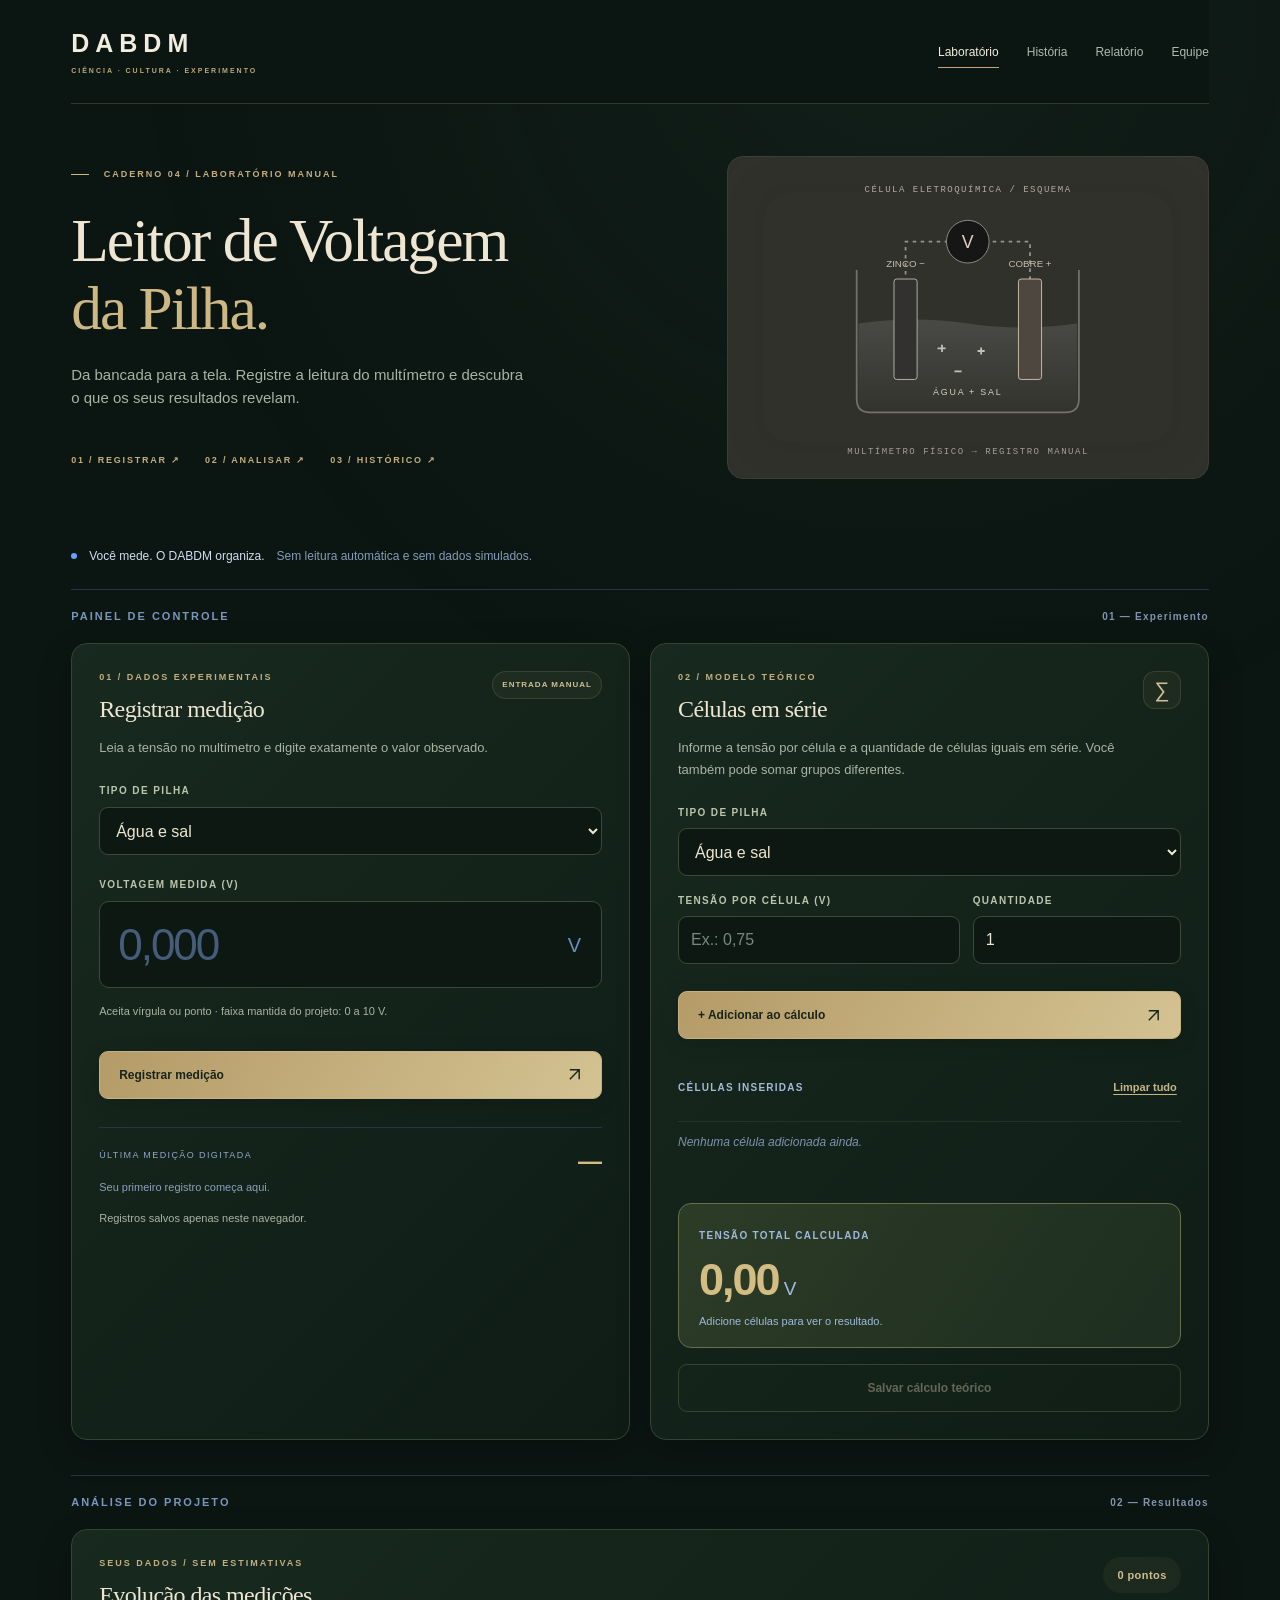
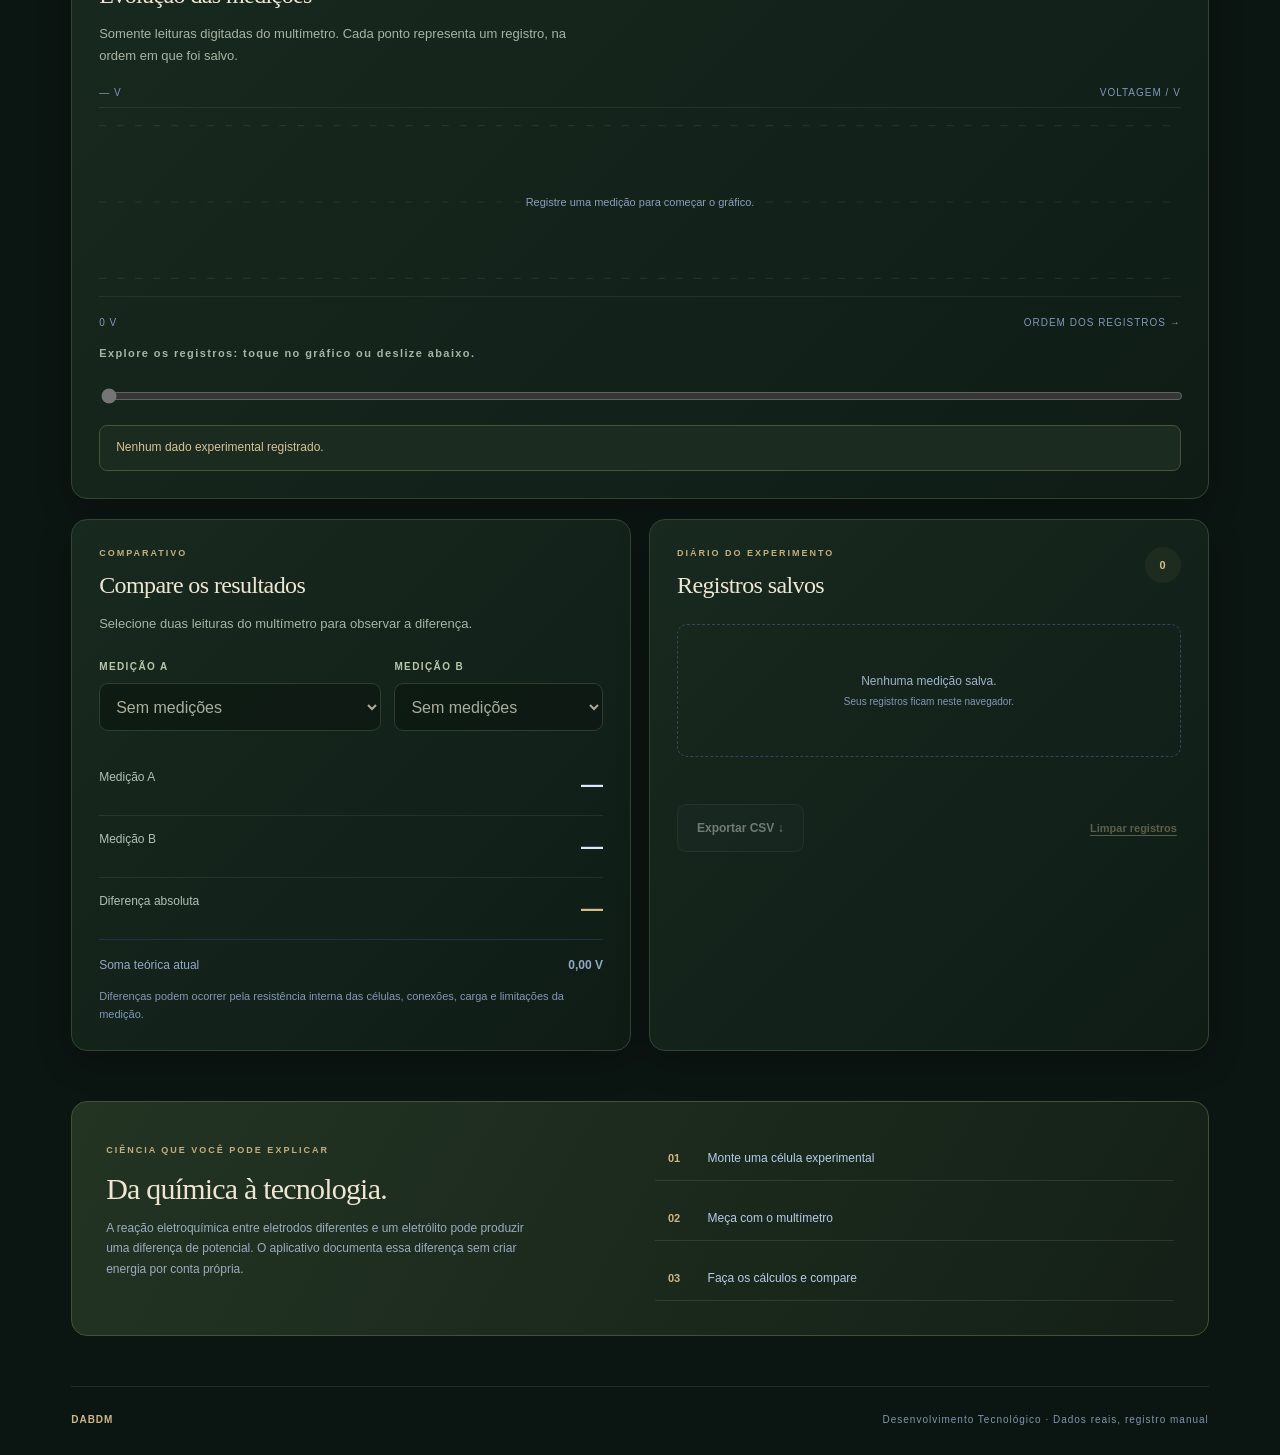
<file: data/index.html>
<!doctype html>
<html lang="pt-BR">
<head>
  <meta charset="UTF-8" />
  <meta name="viewport" content="width=device-width, initial-scale=1, viewport-fit=cover" />
  <meta name="theme-color" content="#05080e" />
  <meta name="description" content="DABDM — registro manual, análise e comparação das tensões de uma pilha experimental." />
  <link rel="icon" type="image/svg+xml" href="favicon.svg" />
  <link rel="stylesheet" href="styles.css" /><link rel="stylesheet" href="editorial.css" />
  <title>DABDM — Leitor de Voltagem da Pilha</title>
</head>
<body class="lab-edition">
  <div id="intro" class="intro" aria-hidden="true">
    <div class="intro-grid"></div><div class="particles"><i></i><i></i><i></i><i></i><i></i><i></i></div>
    <div class="intro-content"><span class="intro-eyebrow">CIÊNCIA EM CADA VOLT</span>
      <div class="intro-brand"><span>D</span><span>A</span><span>B</span><span>D</span><span>M</span></div>
      <p>Sistema de Monitoramento de Voltagem</p>
      <div class="intro-track"><div id="introBar"></div></div>
      <div class="intro-bottom"><span>INICIANDO EXPERIÊNCIA</span><span id="introPercent">0%</span></div>
      <small>Apresentação visual · sem conexão com instrumentos</small>
    </div>
  </div>
  <script src="intro.js"></script>
  <div class="app-shell">
<header class="editorial-nav"><a class="wordmark" href="index.html">DABDM<span>CIÊNCIA · CULTURA · EXPERIMENTO</span></a><nav aria-label="Navegação principal"><a href="index.html" aria-current="page">Laboratório</a><a href="historia.html">História</a><a href="relatorio.html">Relatório</a><a href="equipe.html">Equipe</a></nav></header>

    <main id="inicio">
      <section class="hero">
        <div class="hero-copy">
          <span class="eyebrow"><span class="eyebrow-line"></span> CADERNO 04 / LABORATÓRIO MANUAL</span>
          <h1>Leitor de Voltagem<br><em>da Pilha.</em></h1>
          <p>Da bancada para a tela. Registre a leitura do multímetro e descubra o que os seus resultados revelam.</p>
          <div class="hero-tags"><a href="#registrar">01 / REGISTRAR ↗</a><a href="#grafico">02 / ANALISAR ↗</a><a href="#historico">03 / HISTÓRICO ↗</a></div>
        </div>
        <div class="experiment-art" aria-hidden="true">
          <span class="art-caption">CÉLULA ELETROQUÍMICA / ESQUEMA</span>
          <svg viewBox="0 0 400 270" fill="none"><defs><linearGradient id="liquid" x2="0" y2="1"><stop stop-color="#2076ff" stop-opacity=".3"/><stop offset="1" stop-color="#2076ff" stop-opacity=".04"/></linearGradient></defs>
          <path d="M75 80V225Q75 240 90 240H310Q325 240 325 225V80" stroke="#486484" stroke-width="2"/>
          <path d="M77 140Q140 131 200 140T323 140V225Q323 238 310 238H90Q77 238 77 225Z" fill="url(#liquid)"/>
          <path d="M130 175V48H270V175" stroke="#3086ff" stroke-width="2" stroke-dasharray="4 5"/>
          <rect x="117" y="90" width="26" height="113" rx="3" fill="#162d48" stroke="#7ba7d4"/><rect x="257" y="90" width="26" height="113" rx="3" fill="#553728" stroke="#d1a183"/>
          <circle cx="200" cy="48" r="24" fill="#0a1422" stroke="#3489ff"/><text x="200" y="55" text-anchor="middle" fill="#87baff" font-size="20">V</text>
          <text x="130" y="76" text-anchor="middle" fill="#92a6bd" font-size="11">ZINCO −</text><text x="270" y="76" text-anchor="middle" fill="#92a6bd" font-size="11">COBRE +</text><text x="200" y="221" text-anchor="middle" fill="#91b6e4" font-size="10" letter-spacing="2">ÁGUA + SAL</text>
          <path d="M166 168h9m-4-4v8m40-1h8m-4-4v8m-30 19h8" stroke="#6daaff" stroke-width="2"/>
          </svg><span class="art-bottom">MULTÍMETRO FÍSICO → REGISTRO MANUAL</span>
        </div>
      </section>
      <div class="workflow-note"><span class="note-dot"></span> Você mede. O DABDM organiza. <span>Sem leitura automática e sem dados simulados.</span></div>
      <div class="section-intro"><span>PAINEL DE CONTROLE</span><strong>01 — Experimento</strong></div>

      <section class="dashboard" aria-label="Painel do experimento">
        <article id="registrar" class="panel realtime-panel">
          <div class="panel-title-row"><div><div class="kicker">01 / DADOS EXPERIMENTAIS</div><h2>Registrar medição</h2></div><span class="state-chip connected">ENTRADA MANUAL</span></div>
          <p class="muted">Leia a tensão no multímetro e digite exatamente o valor observado.</p>
          <form id="measurementForm" novalidate>
            <label for="measurementType">TIPO DE PILHA</label>
            <select id="measurementType"><option>Água e sal</option><option>Limão</option><option>Batata</option><option>Outro experimento</option></select>
            <label for="measurementVoltage">VOLTAGEM MEDIDA (V)</label>
            <div class="measurement-input"><input id="measurementVoltage" type="text" inputmode="decimal" autocomplete="off" placeholder="0,000" aria-describedby="measurementHelp measurementError"/><span>V</span></div>
            <p id="measurementHelp" class="smallnote">Aceita vírgula ou ponto · faixa mantida do projeto: 0 a 10 V.</p>
            <div id="measurementError" class="form-error" role="alert"></div>
            <button class="btn btn-lime" type="submit">Registrar medição <svg aria-hidden="true" width="15" height="15" viewBox="0 0 16 16" fill="none"><path d="M3 13L13 3M3 3h10v10" stroke="currentColor" stroke-width="1.5"/></svg></button>
          </form>
          <div class="last-reading"><span>ÚLTIMA MEDIÇÃO DIGITADA</span><strong id="liveVoltage">—</strong><small id="readingHint">Seu primeiro registro começa aqui.</small></div>
          <p id="storageStatus" class="smallnote" role="status">Registros salvos apenas neste navegador.</p>
        </article>

        <article class="panel calculate-panel">
          <div class="panel-title-row"><div><div class="kicker">02 / MODELO TEÓRICO</div><h2>Células em série</h2></div><span class="calc-icon" aria-hidden="true">∑</span></div>
          <p class="muted">Informe a tensão por célula e a quantidade de células iguais em série. Você também pode somar grupos diferentes.</p>
          <form id="cellForm" novalidate>
            <label for="cellType">TIPO DE PILHA</label>
            <select id="cellType"><option>Água e sal</option><option>Limão</option><option>Batata</option><option>Outro experimento</option></select>
            <div class="two-cols"><div><label for="cellVoltage">TENSÃO POR CÉLULA (V)</label><input id="cellVoltage" aria-describedby="formError" type="text" inputmode="decimal" placeholder="Ex.: 0,75" autocomplete="off" /></div><div><label for="cellQuantity">QUANTIDADE</label><input id="cellQuantity" aria-describedby="formError" inputmode="numeric" type="number" min="1" max="100" step="1" value="1" /></div></div>
            <div id="formError" class="form-error" role="alert" aria-live="polite"></div>
            <button class="btn btn-add" type="submit"><span>+ Adicionar ao cálculo</span><svg aria-hidden="true" width="15" height="15" viewBox="0 0 16 16" fill="none"><path d="M3 13L13 3M3 3h10v10" stroke="currentColor" stroke-width="1.5"/></svg></button>
          </form>
          <div class="calc-list-head"><span>CÉLULAS INSERIDAS</span><button id="clearCells" class="mini-link" type="button">Limpar tudo</button></div>
          <ul id="cellList" class="cell-list"><li class="empty-list">Nenhuma célula adicionada ainda.</li></ul>
          <div class="calc-result"><span>TENSÃO TOTAL CALCULADA</span><div><strong id="totalVoltage">0,00</strong><span> V</span></div><small id="formula">Adicione células para ver o resultado.</small></div>
          <p id="manualWarning" class="safety-note" role="alert" hidden>O total é uma previsão matemática, não uma medição do conjunto.</p>
          <button id="saveManual" class="btn btn-outline" type="button" disabled>Salvar cálculo teórico</button>
        </article>
      </section>

      <div class="section-intro section-gap"><span>ANÁLISE DO PROJETO</span><strong>02 — Resultados</strong></div>
      <article id="grafico" class="panel chart-panel">
        <div class="panel-title-row"><div><div class="kicker">SEUS DADOS / SEM ESTIMATIVAS</div><h2>Evolução das medições</h2></div><span id="sampleCount" class="count-pill">0 pontos</span></div>
        <p class="muted">Somente leituras digitadas do multímetro. Cada ponto representa um registro, na ordem em que foi salvo.</p>
        <div class="chart-scale"><span id="graphMax">— V</span><span>VOLTAGEM / V</span></div>
        <div class="graph"><svg id="signalGraph" viewBox="0 0 600 160" preserveAspectRatio="none" role="img" aria-label="Gráfico das medições digitadas"><defs><linearGradient id="areaGradient" x1="0" x2="0" y1="0" y2="1"><stop offset="0%" stop-color="#3485ff" stop-opacity="0.3"/><stop offset="100%" stop-color="#3485ff" stop-opacity="0"/></linearGradient></defs><path d="M0 145 H600 M0 80 H600 M0 15 H600" stroke="#ffffff12" stroke-dasharray="4 6"/><path id="graphFill" fill="url(#areaGradient)"/><path id="graphLine" fill="none" stroke="#4d98ff" stroke-width="2.5"/><circle id="graphPoint" r="5" fill="#e5f0ff" stroke="#3485ff" stroke-width="3" visibility="hidden"/></svg><span id="graphEmpty" class="graph-empty">Registre uma medição para começar o gráfico.</span></div>
        <div class="chart-scale"><span>0 V</span><span>ORDEM DOS REGISTROS →</span></div>
        <label for="graphCursor" class="smallnote">Explore os registros: toque no gráfico ou deslize abaixo.</label>
        <input id="graphCursor" type="range" min="0" max="0" value="0" disabled aria-label="Selecionar medição no gráfico"/>
        <output id="graphDetail" for="graphCursor" aria-live="polite">Nenhum dado experimental registrado.</output>
      </article>
      <section class="lower-grid">
        <article class="panel comparison">
          <div class="kicker">COMPARATIVO</div><h2>Compare os resultados</h2>
          <p class="muted">Selecione duas leituras do multímetro para observar a diferença.</p>
          <div class="two-cols comparison-selects"><div><label for="compareA">MEDIÇÃO A</label><select id="compareA"></select></div><div><label for="compareB">MEDIÇÃO B</label><select id="compareB"></select></div></div>
          <div class="compare-rows"><div><span>Medição A</span><strong id="compareFirst">—</strong></div><div><span>Medição B</span><strong id="compareReal">—</strong></div><div class="compare-last"><span>Diferença absoluta</span><strong id="compareDiff">—</strong></div></div>
          <div class="theory-reference">Soma teórica atual <strong id="compareManual">0,00 V</strong></div><p class="explanation">Diferenças podem ocorrer pela resistência interna das células, conexões, carga e limitações da medição.</p>
        </article>
        <article id="historico" class="panel history">
          <div class="history-top"><div><div class="kicker">DIÁRIO DO EXPERIMENTO</div><h2>Registros salvos</h2></div><span id="historyCount" class="count-pill">0</span></div>
          <div id="historyList" class="history-list"><div class="empty-history">Nenhuma medição salva.<small>Seus registros ficam neste navegador.</small></div></div>
          <div class="history-actions"><button id="exportCsv" class="btn btn-ghost" disabled>Exportar CSV ↓</button><button id="clearHistory" class="mini-link" disabled>Limpar registros</button></div>
        </article>
      </section>
      <section class="how"><div><span class="eyebrow">CIÊNCIA QUE VOCÊ PODE EXPLICAR</span><h2>Da química à tecnologia.</h2><p>A reação eletroquímica entre eletrodos diferentes e um eletrólito pode produzir uma diferença de potencial. O aplicativo documenta essa diferença sem criar energia por conta própria.</p></div><div class="how-steps"><span><b>01</b> Monte uma célula experimental</span><span><b>02</b> Meça com o multímetro</span><span><b>03</b> Faça os cálculos e compare</span></div></section>
    </main>
    <footer><span>DABDM</span><span>Desenvolvimento Tecnológico · Dados reais, registro manual</span></footer>
  </div>
  <div id="toast" role="status" class="toast" aria-live="polite"></div>
  <noscript>Ative o JavaScript para registrar e comparar suas medições.</noscript>
  <script src="logic.js"></script><script src="app.js"></script>
</body>
</html>
</file>
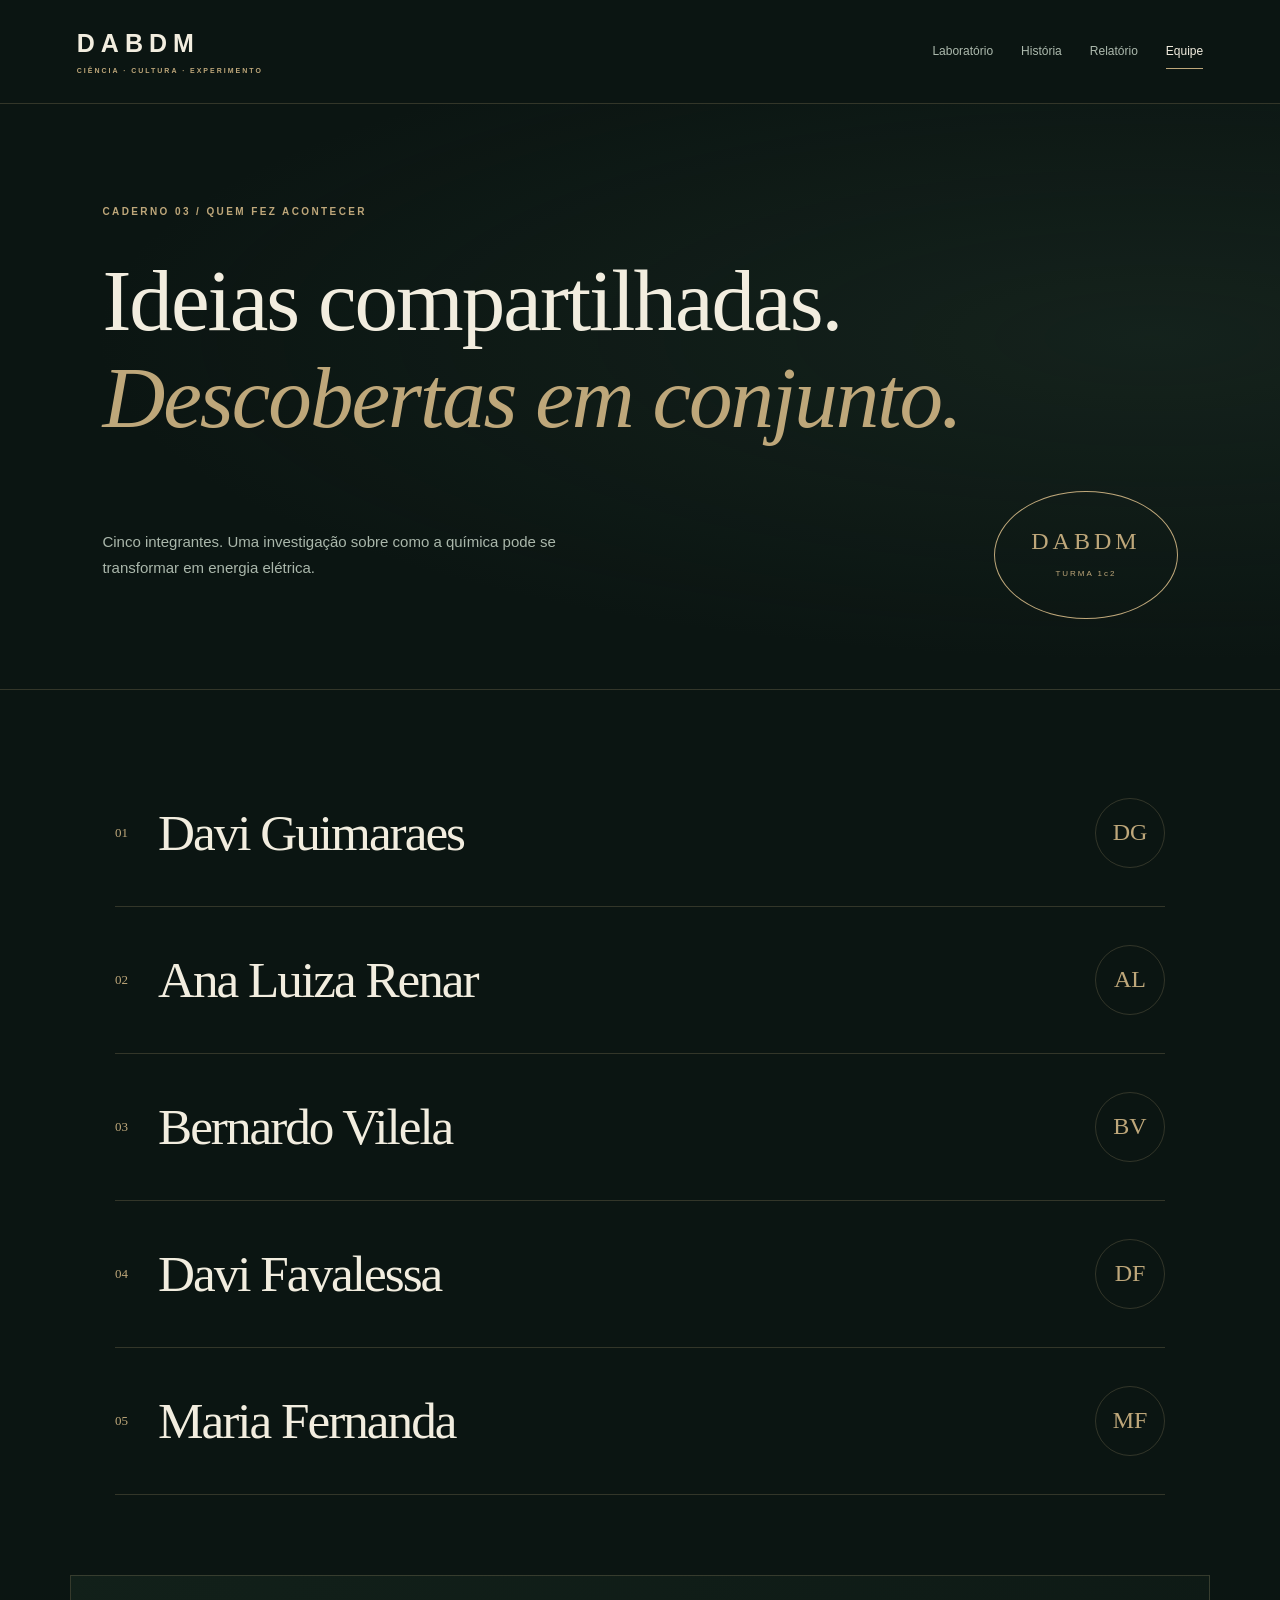
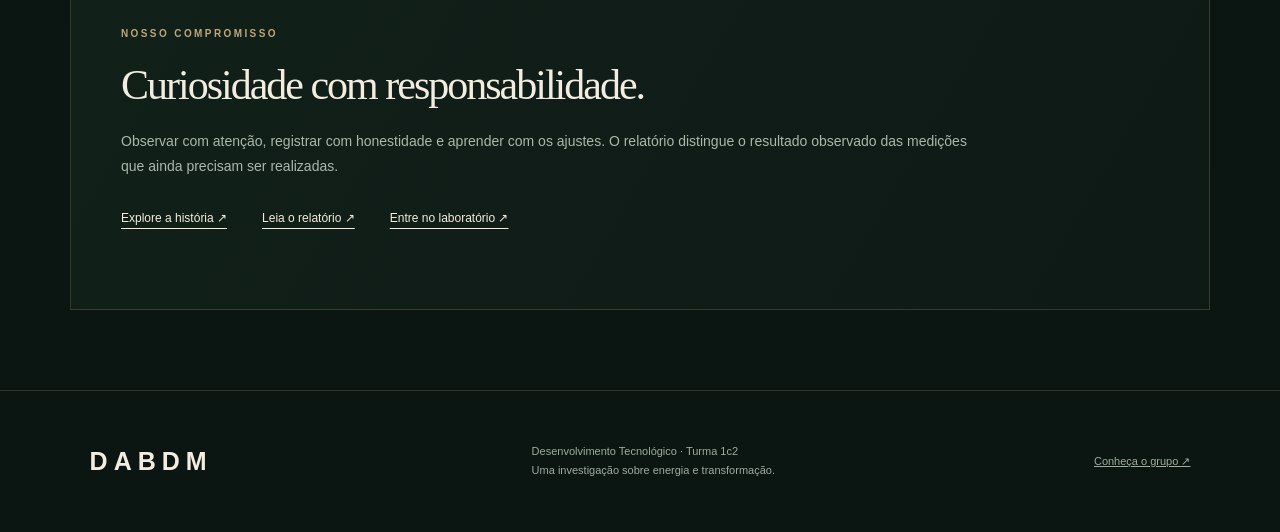
<file: equipe.html>
<!doctype html><html lang="pt-BR"><head><meta charset="UTF-8"><meta name="viewport" content="width=device-width,initial-scale=1,viewport-fit=cover"><meta name="theme-color" content="#101f1b"><title>Equipe · DABDM</title><link rel="icon" href="[data-uri]"><style>:root{--forest:#101f1b;--forest-deep:#0b1512;--ivory:#f2eddf;--gold:#bea77a;--muted-gold:#9eaa9f;--line:#c4ae7e36;color-scheme:dark}
*{box-sizing:border-box}html{scroll-behavior:smooth;scroll-padding-top:110px}body.editorial{margin:0;background:var(--forest-deep);color:var(--ivory);font:16px/1.75 -apple-system,BlinkMacSystemFont,"Segoe UI",sans-serif}a{color:inherit}button,a,input,select{-webkit-tap-highlight-color:transparent}a:focus-visible,button:focus-visible,input:focus-visible,select:focus-visible{outline:2px solid var(--gold);outline-offset:5px}.skip{position:fixed;left:12px;top:-90px;z-index:200;background:var(--ivory);color:var(--forest);padding:12px}.skip:focus{top:12px}
.editorial-nav{position:relative;z-index:20;display:flex;align-items:center;justify-content:space-between;gap:24px;min-height:104px;padding:16px clamp(22px,6vw,100px);border-bottom:1px solid var(--line);background:#0b1512}.wordmark{text-decoration:none;font-size:25px;letter-spacing:6px;font-weight:600;color:var(--ivory);line-height:1.2}.wordmark span{display:block;font-size:7px;letter-spacing:2px;margin-top:9px;color:var(--gold)}.editorial-nav nav{display:flex;gap:28px;flex-wrap:wrap}.editorial-nav nav a{position:relative;font-size:12px;text-decoration:none;padding:14px 0;color:#adbaae}.editorial-nav nav a:hover,.editorial-nav nav a[aria-current]{color:var(--ivory)}.editorial-nav nav a[aria-current]:after{content:"";height:1px;background:var(--gold);position:absolute;bottom:7px;left:0;right:0}
.editorial-hero{position:relative;padding:100px clamp(22px,8vw,130px) 70px;overflow:hidden;background:radial-gradient(ellipse at 90% 40%,#30493a40,transparent 65%);border-bottom:1px solid var(--line)}.eyeline{font-size:10px;letter-spacing:2.4px;color:var(--gold);font-weight:600;line-height:1.6;text-transform:uppercase}.editorial h1,.editorial h2{font-family:Georgia,"Times New Roman",serif;font-weight:400;letter-spacing:-2px;line-height:1.12}.editorial h1{position:relative;z-index:1;font-size:clamp(42px,6.8vw,96px);margin:32px 0 44px;max-width:1100px}.editorial h1 em,.editorial h2 em{font-weight:400;color:var(--gold)}.hero-bottom{position:relative;z-index:1;display:flex;justify-content:space-between;align-items:center;gap:30px}.hero-bottom p{max-width:480px;color:#aab7ab;font-size:15px}.scroll-cue{font-size:11px;letter-spacing:1px;text-decoration:none;display:flex;gap:26px;align-items:center;min-height:48px}.scroll-cue span{display:grid;place-items:center;border:1px solid var(--line);border-radius:50%;height:50px;width:50px;font-size:22px}.hero-watermark{position:absolute;right:5%;bottom:-80px;font:280px Georgia,serif;color:#b6a37608;pointer-events:none}
.story-layout{max-width:1400px;margin:auto;display:grid;grid-template-columns:.95fr 1.05fr;gap:70px;padding:0 65px;align-items:start}.phone-stage{position:sticky;top:25px;height:min(760px,95svh);display:flex;flex-direction:column;justify-content:center;align-items:center;isolation:isolate}.stage-top{display:flex;justify-content:space-between;width:100%;color:var(--gold);font-size:9px;letter-spacing:1.5px;margin:20px 0}.phone-orbit{position:absolute;width:95%;aspect-ratio:1;border:1px solid #ac95602b;border-radius:50%;top:18%;z-index:-1;box-shadow:0 0 0 35px #ac956006,0 0 0 70px #ac956004}.phone{position:relative;width:258px;height:498px;padding:10px;background:linear-gradient(110deg,#a38e64,#25352e 10%,#08100d 70%,#806f4a);border:1px solid #c1b08b;border-radius:40px;box-shadow:18px 28px 60px #0009,inset 0 0 0 3px #17231d;transform:perspective(1100px) rotateY(var(--turn,-8deg)) rotateZ(var(--tilt,-3deg));will-change:transform}.phone-screen{border:1px solid #8f805b40;border-radius:31px;height:100%;overflow:hidden;background:radial-gradient(ellipse at 60% 30%,#344e3a,#102019 65%);padding:42px 21px 18px;display:flex;flex-direction:column}.phone-speaker{position:absolute;left:50%;transform:translateX(-50%);top:20px;width:72px;height:14px;border-radius:20px;background:#080f0c;z-index:2}.screen-status{display:flex;justify-content:space-between;color:#a0b29f;font-size:7px;letter-spacing:1px;margin-bottom:28px}#phoneEra{font-size:9px;letter-spacing:2px;color:#d2ba83}.phone-visual{height:150px;position:relative;margin:12px 0;display:flex;justify-content:center;align-items:center;flex:none}.energy-core{position:absolute;width:95px;height:95px;background:radial-gradient(circle,#e5cd8c28,transparent 65%);border:1px solid #bea77a44;border-radius:50%;animation:core-breathe 5s ease-in-out infinite}.phone-visual i{position:absolute;width:80px;height:12px;border:1px solid #b89c68;border-radius:50%;background:#866c3d25;transform:translateY(-38px);transition:transform .6s,opacity .6s}.phone-visual i:nth-of-type(2){transform:translateY(-23px)}.phone-visual i:nth-of-type(3){transform:translateY(-8px)}.phone-visual i:nth-of-type(4){transform:translateY(7px)}.phone-visual i:nth-of-type(5){transform:translateY(22px)}.phone-visual i:nth-of-type(6){transform:translateY(37px)}.phone-visual svg{position:absolute;width:100%;opacity:0;transition:opacity .6s}.phone-visual svg path{fill:none;stroke:#d3bc86;stroke-width:1.5;stroke-dasharray:400;stroke-dashoffset:var(--trace,0)}.phone[data-chapter="2"] .phone-visual i,.phone[data-chapter="3"] .phone-visual i,.phone[data-chapter="4"] .phone-visual i,.phone[data-chapter="6"] .phone-visual i{opacity:.12;transform:rotate(90deg) translateY(0)}.phone:not([data-chapter="1"]):not([data-chapter="5"]) .phone-visual svg{opacity:.8}.phone-screen h3{font:24px/1.2 Georgia,serif;margin:6px 0 12px;color:#eddfbd;letter-spacing:0}.phone-screen p{font-size:11px;color:#a7b7a5;line-height:1.6;margin:0}.phone-bottom{margin-top:auto;display:flex;align-items:center;justify-content:space-between;gap:6px;color:#ad9971;font-size:6px;letter-spacing:1px}.phone-bottom b{font:25px Georgia,serif}.stage-note{font-size:10px;color:#91a18f;line-height:1.7;text-align:center;margin:22px 0 16px}.story-progress{width:130px;height:2px;background:#c2a87125;overflow:hidden}.story-progress span{display:block;height:100%;width:0;background:var(--gold)}.story-chapter{position:relative;min-height:95svh;padding:110px 0 90px;border-bottom:1px solid var(--line);scroll-margin-top:25px}.chapter-number{font:80px/1 Georgia,serif;color:#baa47833;margin-bottom:28px}.story-chapter h2{font-size:clamp(34px,3.3vw,52px);margin:22px 0 25px}.story-chapter h3{font-size:13px;letter-spacing:.4px;font-weight:500;color:#d6c49b;margin-bottom:28px}.story-chapter p,.story-chapter dd{font-size:14px;color:#adbaae;line-height:1.9}.story-chapter strong{font-weight:600;color:#e2d6bb}aside:not(.phone-stage):not(.report-index){font-size:13px;line-height:1.8}.story-chapter aside,.report-section aside{border-left:2px solid var(--gold);padding:16px 20px;background:#b19a6210;color:#d0c4a9;margin:25px 0}.topic-list dt{font-family:Georgia,serif;color:#d6c49b;font-size:23px;margin-top:24px}.topic-list dd{margin:7px 0 0}.editorial-button{display:inline-flex;align-items:center;justify-content:center;padding:15px 22px;border:1px solid #bda77766;font-size:11px;letter-spacing:.8px;text-decoration:none;min-height:48px;color:#e8d9b8;background:#bda7770b;transition:background .25s,transform .25s}.editorial-button:hover{background:#bda77720;transform:translateY(-2px)}.source-panel{max-width:1140px;margin:80px auto;padding:50px;border:1px solid var(--line);background:linear-gradient(120deg,#20362955,#14221b55)}.source-panel h2{font-size:42px;margin:20px 0}.source-panel p{color:#aab8aa;font-size:14px;max-width:850px}.source-links{display:flex;gap:15px 35px;flex-wrap:wrap;margin:30px 0}.source-links a{font-size:12px;text-underline-offset:6px}.editorial-footer{display:flex;justify-content:space-between;align-items:center;gap:30px;padding:40px 7vw;border-top:1px solid var(--line)}.editorial-footer p,.editorial-footer>a:last-child{font-size:11px;color:#9cae9f}.report-summary{display:grid;grid-template-columns:repeat(3,1fr);padding:35px 8vw;gap:25px;background:#1a2a21;border-bottom:1px solid var(--line)}.report-summary span{display:block;font-size:9px;color:var(--gold);letter-spacing:1.5px}.report-summary strong{display:block;margin-top:9px;font:23px Georgia,serif;color:#e0d5bb}.report-layout{display:grid;grid-template-columns:240px minmax(0,1fr);gap:70px;max-width:1170px;margin:80px auto;padding:0 25px}.report-index{position:sticky;top:35px;align-self:start}.report-index nav{display:grid;gap:6px;margin:20px 0 30px}.report-index a{display:block;padding:10px 0;font-size:11px;text-decoration:none;line-height:1.7;color:#b9bea9;min-height:44px}.report-index a:hover{color:#e1c990}.editorial-note{padding:20px 24px;font-size:12px;line-height:1.8;background:#c2aa7120;border:1px solid var(--line);color:#dbccab}.report-authors{margin-top:35px}.report-authors p{font-size:14px;color:#cfc5ae}.report-section{padding:50px 0;border-bottom:1px solid var(--line);scroll-margin-top:30px}.report-section h2{font-size:38px;margin:16px 0 28px}.report-section p,.report-section li{font-size:15px;color:#b5c0b3;line-height:1.9}.report-section li{padding-left:7px;margin-bottom:12px}.report-section ul,.report-section ol{padding-left:20px}.report-section h3{font-size:15px;color:#dfcda5}.report-body>.editorial-button{margin-top:40px}.team-seal{border:1px solid var(--gold);border-radius:50%;padding:36px;text-align:center;letter-spacing:4px;font:24px Georgia,serif;color:var(--gold)}.team-seal small{font:8px sans-serif;letter-spacing:2px}.team-list{max-width:1100px;padding:0 25px;margin:70px auto}.team-member{display:flex;align-items:center;gap:30px;border-bottom:1px solid var(--line);padding:38px 0}.member-index{font:13px Georgia,serif;color:var(--gold)}.team-member h2{font-size:clamp(30px,4vw,52px);margin:0;flex:1}.member-mark{width:70px;height:70px;border-radius:50%;border:1px solid var(--line);display:grid;place-items:center;font:24px Georgia,serif;color:var(--gold)}.entered{animation:chapter-enter .8s both}.ambient-paused .energy-core{animation-play-state:paused}@keyframes core-breathe{0%,100%{transform:scale(.94);opacity:.5}50%{transform:scale(1.12);opacity:1}}@keyframes chapter-enter{from{opacity:.45;transform:translateY(20px)}to{opacity:1;transform:translateY(0)}}
/* The original laboratory retains its structure, storage and calculation logic. */
.lab-edition{--bg:#0b1512;--mint:#ccb785;--border:#354535;--ink:#f0eadb;--muted:#a3b09f;background:#0b1512;color:#eee6d3}.lab-edition:before{background:radial-gradient(ellipse at 70% 0%,#2c453333,transparent 60%)}.lab-edition .editorial-nav{padding-left:0;padding-right:0}.lab-edition .hero h1,.lab-edition h2{font-family:Georgia,serif;font-weight:400}.lab-edition .hero h1{letter-spacing:-2px}.lab-edition .hero p,.lab-edition .muted,.lab-edition .smallnote{color:#a8b4a4}.lab-edition .panel{background:linear-gradient(135deg,#18291f,#0e1c15);border-color:#334532}.lab-edition .kicker,.lab-edition .eyebrow,.lab-edition .hero-tags a{color:#c4ae7e}.lab-edition .btn-lime,.lab-edition .btn-add{background:linear-gradient(120deg,#b49b68,#d4c292);border-color:#c5b282;color:#19241a;box-shadow:0 4px 20px #0002}.lab-edition input,.lab-edition select,.lab-edition .measurement-input{background:#0c1811;border-color:#3b4a36;color:#eee7d4}.lab-edition .measurement-input input{background:transparent}.lab-edition label,.lab-edition .calculate-panel label{color:#bac5ad}.lab-edition .calc-result{background:linear-gradient(125deg,#2d3c27,#1d2d1f);border-color:#65704b}.lab-edition .calc-result strong,.lab-edition .compare-last strong,.lab-edition .last-reading strong{color:#d3bd83}.lab-edition .state-chip,.lab-edition .count-pill,.lab-edition .calc-icon{background:#bca77510;border-color:#8c795644;color:#d0be92}.lab-edition .btn-outline{background:#bca77509;border-color:#6b7450;color:#d5c8a8}.lab-edition .experiment-art{filter:sepia(.8) saturate(.5);background:#193222}.lab-edition #graphLine{stroke:#c9b47d}.lab-edition #graphPoint{stroke:#c9b47d;fill:#f0e7cd}.lab-edition #graphDetail{background:#1b2b1f;border-color:#485438;color:#d4c397}.lab-edition #graphCursor{accent-color:#c5ae76}.lab-edition .history-row span,.lab-edition .mini-link{color:#c5b58b}.lab-edition .how{background:linear-gradient(120deg,#233423,#142017);border-color:#435138}.lab-edition .intro{background:#09110d}.lab-edition .intro-brand{color:#ece1c5;text-shadow:0 0 32px #c4a66b22;font-family:Georgia,serif}.lab-edition .intro-track{background:#293323}.lab-edition #introBar{background:#c5ac76;box-shadow:0 0 18px #c5ac7622}.lab-edition .intro-eyebrow,.lab-edition .intro-bottom{color:#bba36f}.lab-edition .intro-grid{background:radial-gradient(ellipse at center,#5b694020,transparent 60%);border-color:#564e32}.lab-edition .particles i{background:#c0a778;box-shadow:0 0 10px #c0a77855}
@media(max-width:1000px){.story-layout{gap:35px;padding:0 30px;grid-template-columns:.85fr 1fr}.phone{width:225px;height:450px}.phone-screen{padding:40px 16px 16px}.phone-visual{height:125px}.phone-screen h3{font-size:21px}.source-panel{margin:50px 25px;padding:35px}.report-layout{gap:35px;grid-template-columns:200px minmax(0,1fr)}}
@media(max-width:700px){html{scroll-padding-top:20px}.editorial-nav{padding:19px 22px;display:block;min-height:0}.editorial-nav nav{gap:24px;margin-top:12px;justify-content:space-between}.editorial-nav nav a{font-size:11px}.wordmark{font-size:23px}.editorial-hero{padding:55px 22px 40px}.editorial h1{font-size:44px;letter-spacing:-1.8px;margin:25px 0 32px}.hero-bottom{align-items:flex-start;flex-direction:column;gap:15px}.hero-bottom p{font-size:14px}.hero-watermark{font-size:180px;bottom:-50px}.story-layout{display:block;padding:0 22px}.phone-stage{height:255px;top:0;background:linear-gradient(#0b1512 94%,transparent);z-index:10;display:grid;grid-template-columns:130px 1fr;grid-template-rows:30px 190px 10px;gap:4px 22px;padding:10px 0}.stage-top{grid-column:1/-1;margin:0;font-size:8px}.phone-orbit{display:none}.phone{grid-column:1;grid-row:2;width:104px;height:188px;border-radius:17px;padding:4px;box-shadow:8px 8px 20px #0007}.phone-screen{border-radius:13px;padding:18px 7px 7px}.phone-speaker{top:8px;width:30px;height:6px}.screen-status{font-size:3px;margin-bottom:8px}#phoneEra{font-size:4px;letter-spacing:.5px}.phone-visual{height:58px;margin:5px 0}.energy-core{width:45px;height:45px}.phone-visual i{width:32px;height:5px;transform:translateY(-17px)}.phone-visual i:nth-of-type(2){transform:translateY(-10px)}.phone-visual i:nth-of-type(3){transform:translateY(-3px)}.phone-visual i:nth-of-type(4){transform:translateY(4px)}.phone-visual i:nth-of-type(5){transform:translateY(11px)}.phone-visual i:nth-of-type(6){transform:translateY(18px)}.phone-screen h3{font-size:10px;margin:2px 0 4px}.phone-screen p{font-size:5px;line-height:1.5}.phone-bottom{font-size:3px;letter-spacing:0}.phone-bottom b{font-size:10px}.stage-note{grid-column:2;grid-row:2;text-align:left;font:20px/1.4 Georgia,serif;color:#c6b88f;margin:0}.story-progress{grid-row:3;grid-column:1/-1;width:100%}.story-chapter{min-height:0;padding:70px 0;scroll-margin-top:265px}.chapter-number{font-size:48px;margin-bottom:20px}.story-chapter h2{font-size:36px;letter-spacing:-1.4px}.story-chapter p,.story-chapter dd{font-size:14px}.source-panel{padding:25px;margin:35px 22px}.source-panel h2{font-size:32px;letter-spacing:-1px}.source-links{flex-direction:column;gap:20px}.editorial-footer{align-items:flex-start;flex-direction:column;padding:30px 22px;gap:12px}.report-summary{grid-template-columns:1fr;padding:28px 22px;gap:22px}.report-layout{display:block;margin:35px 0;padding:0 22px}.report-index{position:static;margin-bottom:35px;padding-bottom:20px;border-bottom:1px solid var(--line)}.report-index nav{grid-template-columns:1fr 1fr;gap:8px 16px}.report-section h2{font-size:32px;letter-spacing:-1px}.report-section{padding:35px 0}.team-list{margin:35px 0;padding:0 22px}.team-member{gap:14px;padding:28px 0}.team-member h2{font-size:30px;letter-spacing:-1px}.member-mark{width:42px;height:42px;flex:none;font-size:16px}.team-seal{display:none}.lab-edition .editorial-nav{padding-top:20px}.lab-edition .editorial-nav nav{gap:18px}}
@media(prefers-reduced-motion:reduce){html{scroll-behavior:auto}*,*:before,*:after{animation:none!important;transition:none!important}.phone{transform:none!important;will-change:auto}.intro{display:none!important}}
@media print{body.editorial{color:#111;background:white}.editorial-nav,.editorial-footer,.report-index,.editorial-button{display:none}.report-layout{display:block;margin:0;padding:0}.editorial-hero{padding:20px 0}.editorial h1{font-size:32px}.report-section{break-inside:avoid}.report-section p,.report-section li,.report-authors p,.hero-bottom p{color:#222}.report-summary{background:white;padding:20px 0}.report-summary strong{color:#111}}
</style></head><body class="editorial"><a class="skip" href="#conteudo">Pular para o conteúdo</a><header class="editorial-nav"><a class="wordmark" href="index.html">DABDM<span>CIÊNCIA · CULTURA · EXPERIMENTO</span></a><nav aria-label="Navegação principal"><a href="index.html">Laboratório</a><a href="historia.html">História</a><a href="relatorio.html">Relatório</a><a href="equipe.html" aria-current="page">Equipe</a></nav></header><main id="conteudo"><section class="editorial-hero"><div class="eyeline">CADERNO 03 / QUEM FEZ ACONTECER</div><h1>Ideias compartilhadas.<br><em>Descobertas em conjunto.</em></h1><div class="hero-bottom"><p>Cinco integrantes. Uma investigação sobre como a química pode se transformar em energia elétrica.</p><span class="team-seal">DABDM<br><small>TURMA 1c2</small></span></div></section><section class="team-list" aria-label="Integrantes do grupo"><article class="team-member"><span class="member-index">01</span><h2>Davi Guimaraes</h2><span class="member-mark" aria-hidden="true">DG</span></article><article class="team-member"><span class="member-index">02</span><h2>Ana Luiza Renar</h2><span class="member-mark" aria-hidden="true">AL</span></article><article class="team-member"><span class="member-index">03</span><h2>Bernardo Vilela</h2><span class="member-mark" aria-hidden="true">BV</span></article><article class="team-member"><span class="member-index">04</span><h2>Davi Favalessa</h2><span class="member-mark" aria-hidden="true">DF</span></article><article class="team-member"><span class="member-index">05</span><h2>Maria Fernanda</h2><span class="member-mark" aria-hidden="true">MF</span></article></section><section class="source-panel"><div class="eyeline">NOSSO COMPROMISSO</div><h2>Curiosidade com responsabilidade.</h2><p>Observar com atenção, registrar com honestidade e aprender com os ajustes. O relatório distingue o resultado observado das medições que ainda precisam ser realizadas.</p><div class="source-links"><a href="historia.html">Explore a história ↗</a><a href="relatorio.html">Leia o relatório ↗</a><a href="index.html">Entre no laboratório ↗</a></div></section></main><footer class="editorial-footer"><a class="wordmark" href="index.html">DABDM</a><p>Desenvolvimento Tecnológico · Turma 1c2<br>Uma investigação sobre energia e transformação.</p><a href="equipe.html">Conheça o grupo ↗</a></footer><script>(() => {
  'use strict';
  const motion = window.matchMedia('(prefers-reduced-motion: reduce)');
  // Content is visible without JavaScript; observers only add decoration.
  if ('IntersectionObserver' in window) {
    const observer = new IntersectionObserver(entries => {
      entries.forEach(({target,isIntersecting}) => {
        target.classList.toggle('entered', isIntersecting && !motion.matches);
      });
    }, {threshold:0.08});
    document.querySelectorAll('.story-chapter,.report-section,.team-member').forEach(el=>observer.observe(el));
  }
  const chapters = [...document.querySelectorAll('.story-chapter')];
  const phone = document.getElementById('storyPhone');
  if (!phone || !chapters.length) return;
  let pending=false, current=-1;
  function update() {
    pending=false;
    const target=innerWidth<=700?Math.min(innerHeight-40,330):innerHeight*.48;
    let active=0;
    chapters.forEach((chapter,index)=>{if(chapter.getBoundingClientRect().top<=target)active=index;});
    const rect=chapters[active].getBoundingClientRect();
    const progress=Math.min(1,Math.max(0,(target-rect.top)/rect.height));
    if(current!==active){
      current=active;
      const chapter=chapters[active],number=String(active+1).padStart(2,'0');
      document.getElementById('phoneEra').textContent=chapter.dataset.era;
      document.getElementById('phoneHeadline').textContent=chapter.dataset.headline;
      document.getElementById('phoneCaption').textContent=chapter.dataset.caption;
      document.getElementById('phoneChapter').textContent=number;
      document.getElementById('chapterCounter').textContent=number+' / 06';
      phone.dataset.chapter=String(active+1);
      // Mobile mirrors the screen caption at a comfortable reading size.
      document.querySelector('.stage-note').textContent=chapter.dataset.caption+' Ilustração conceitual.';
    }
    phone.style.setProperty('--turn',motion.matches?'0deg':(-8+progress*16)+'deg');
    phone.style.setProperty('--tilt',motion.matches?'0deg':(-2+progress*4)+'deg');
    phone.style.setProperty('--trace',String(motion.matches?0:120*(1-progress)));
    document.getElementById('storyProgress').style.width=((active+progress)/chapters.length*100)+'%';
  }
  function schedule(){if(!pending){pending=true;requestAnimationFrame(update);}}
  addEventListener('scroll',schedule,{passive:true});
  addEventListener('resize',schedule,{passive:true});
  addEventListener('pageshow',schedule);
  motion.addEventListener('change',schedule);
  document.addEventListener('visibilitychange',()=>{
    document.body.classList.toggle('ambient-paused',document.hidden);
    if(!document.hidden)schedule();
  });
  update();
})();
</script></body></html>
</file>
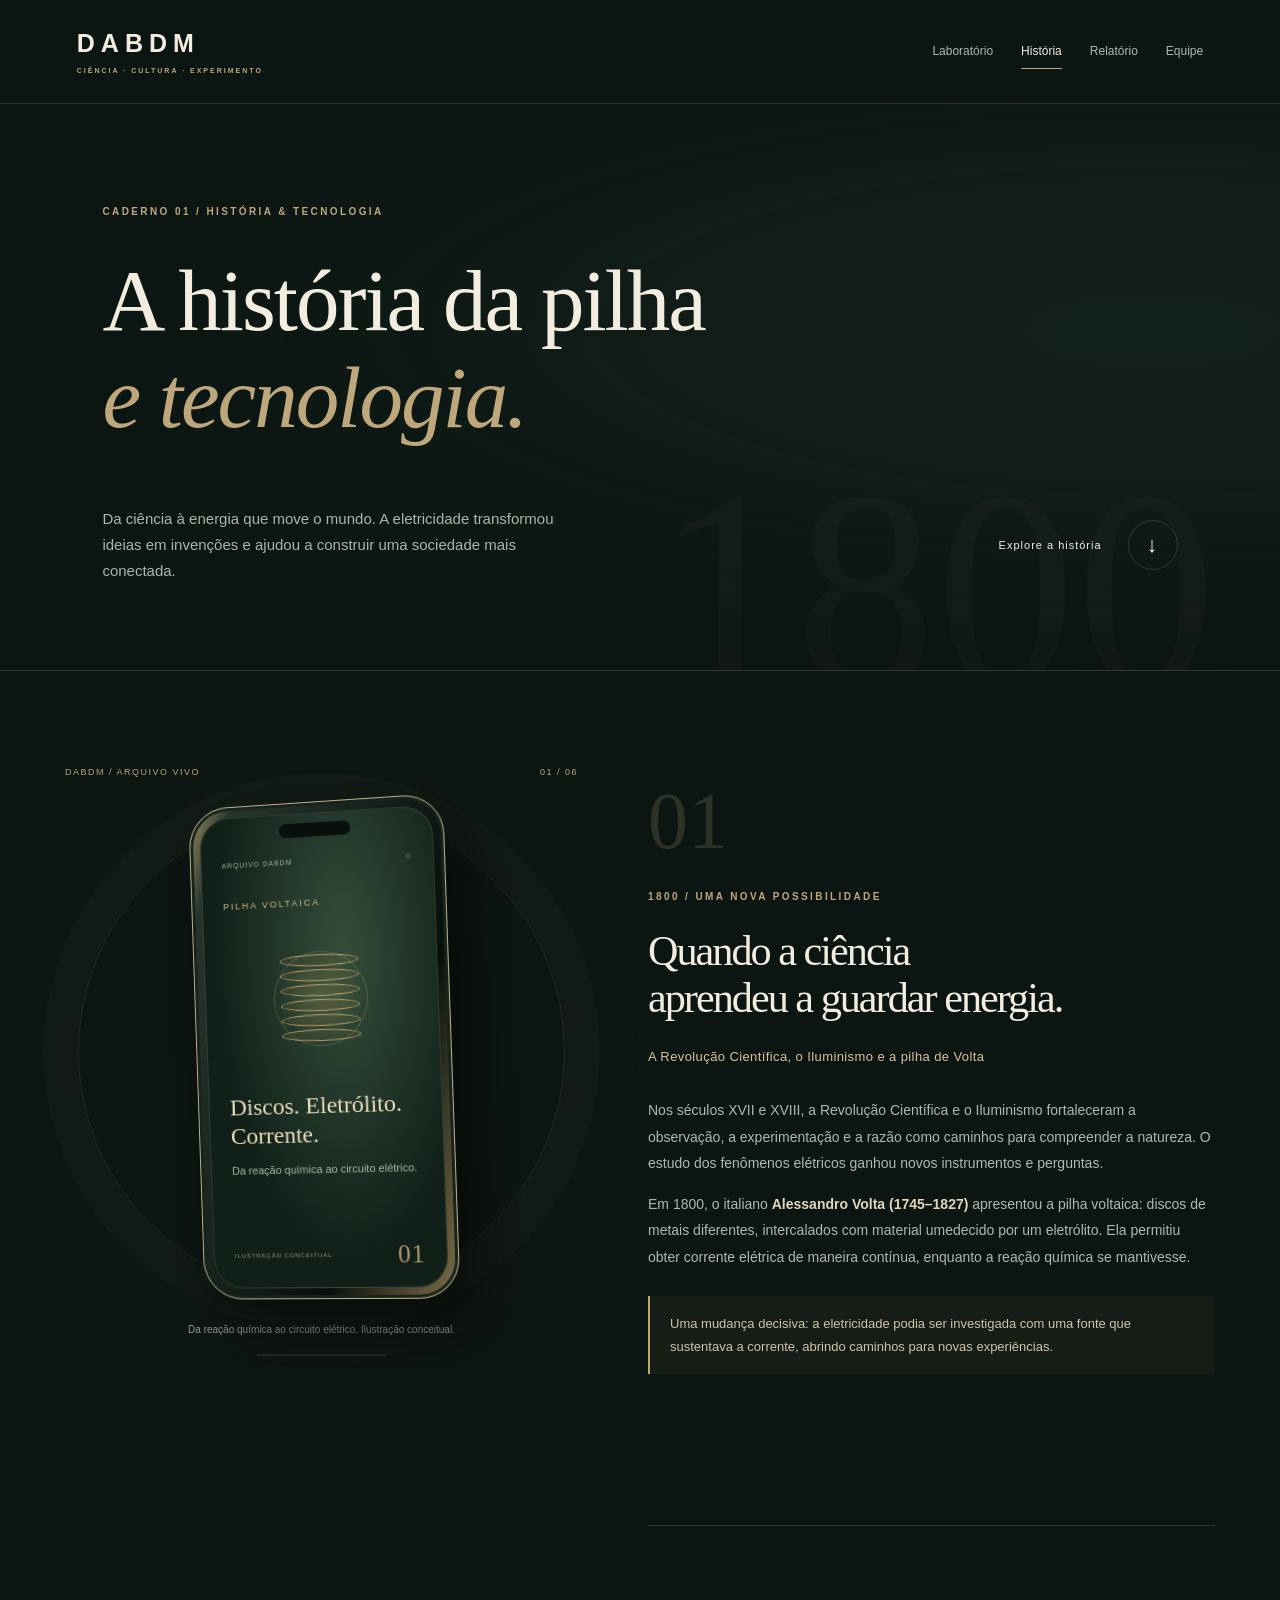
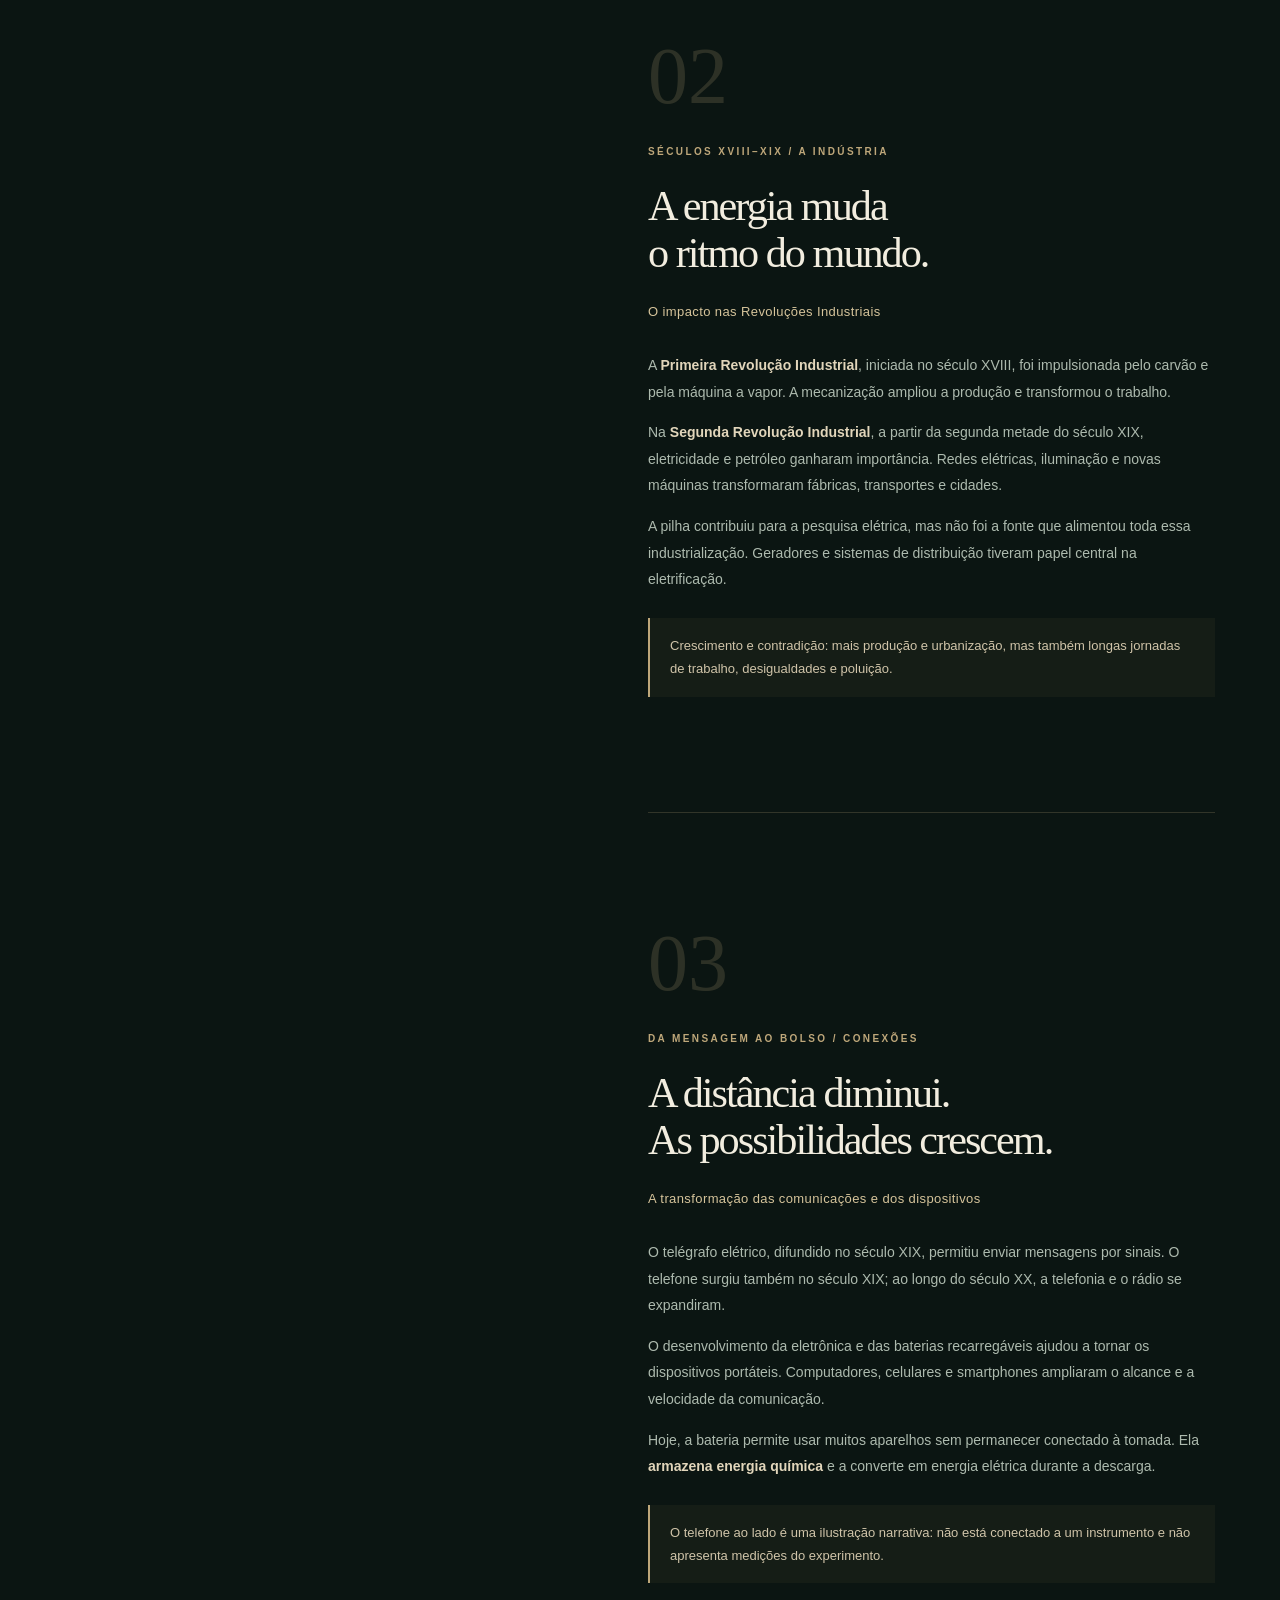
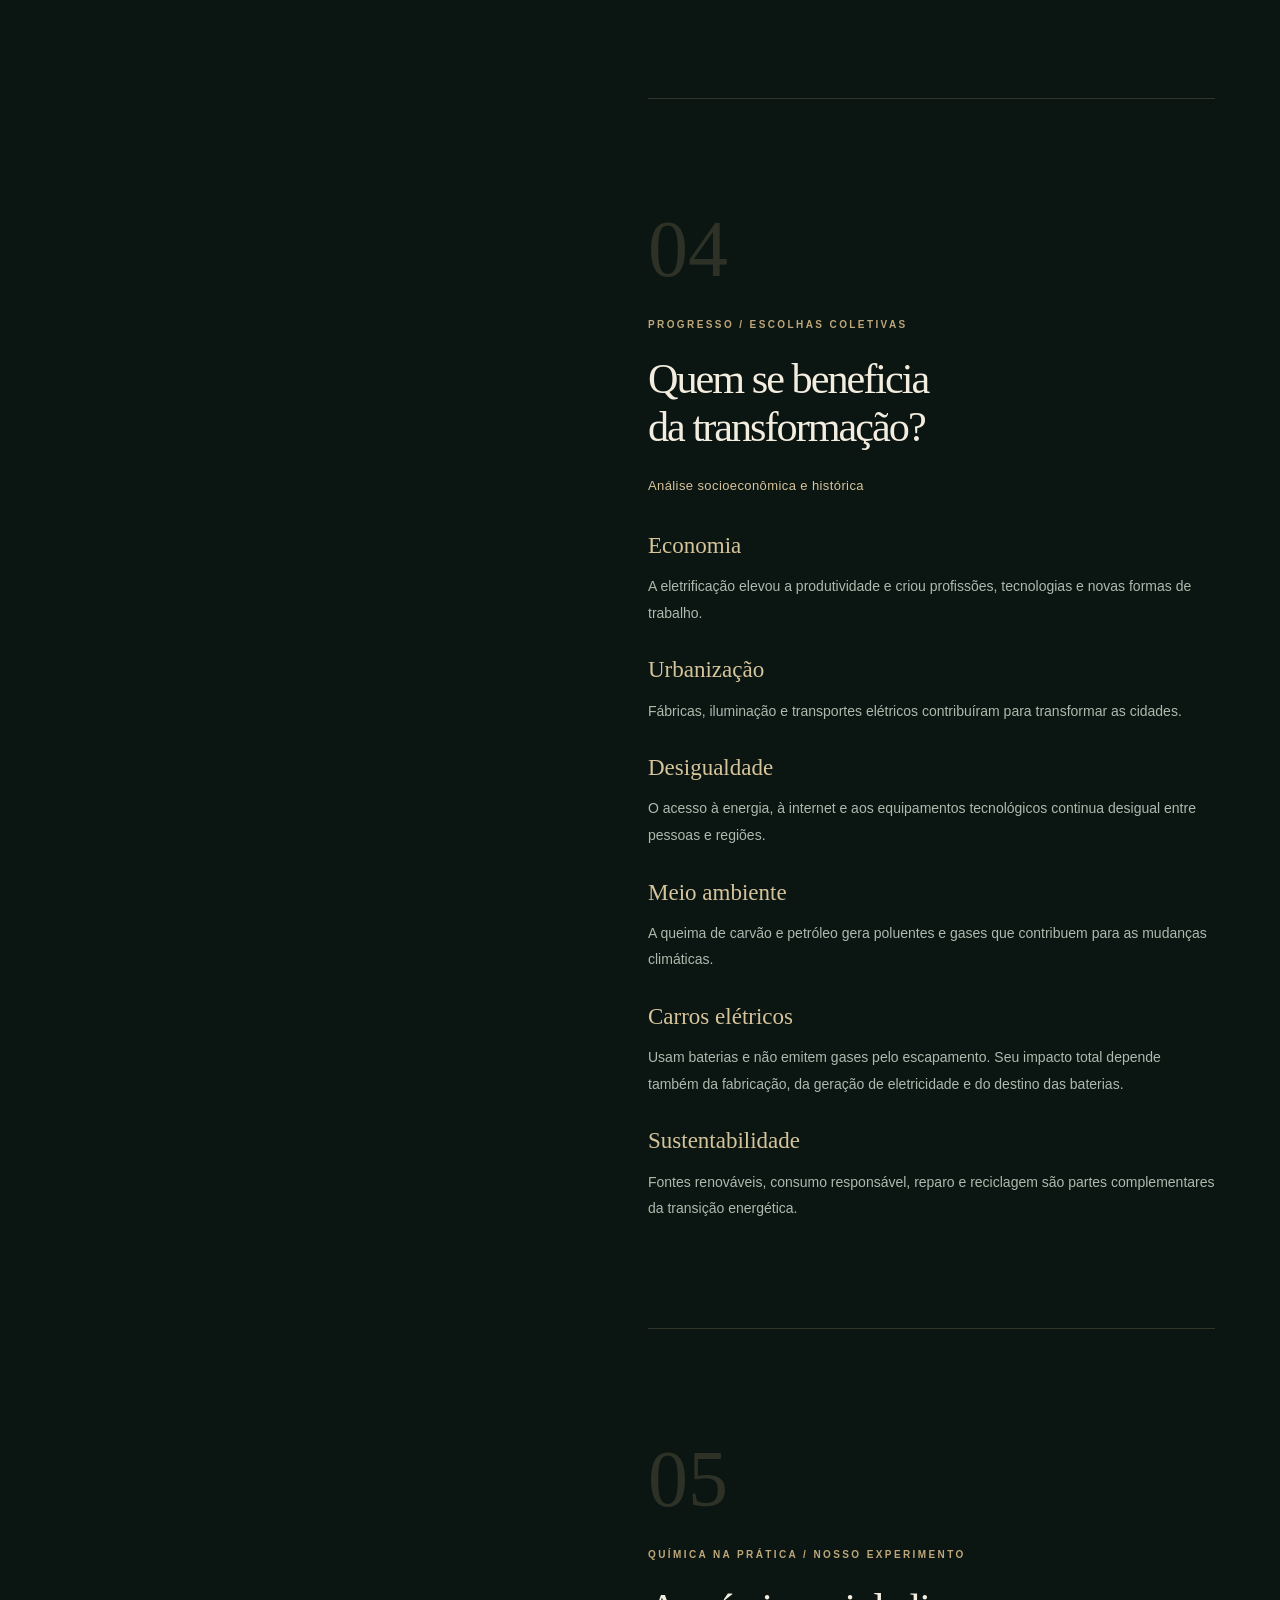
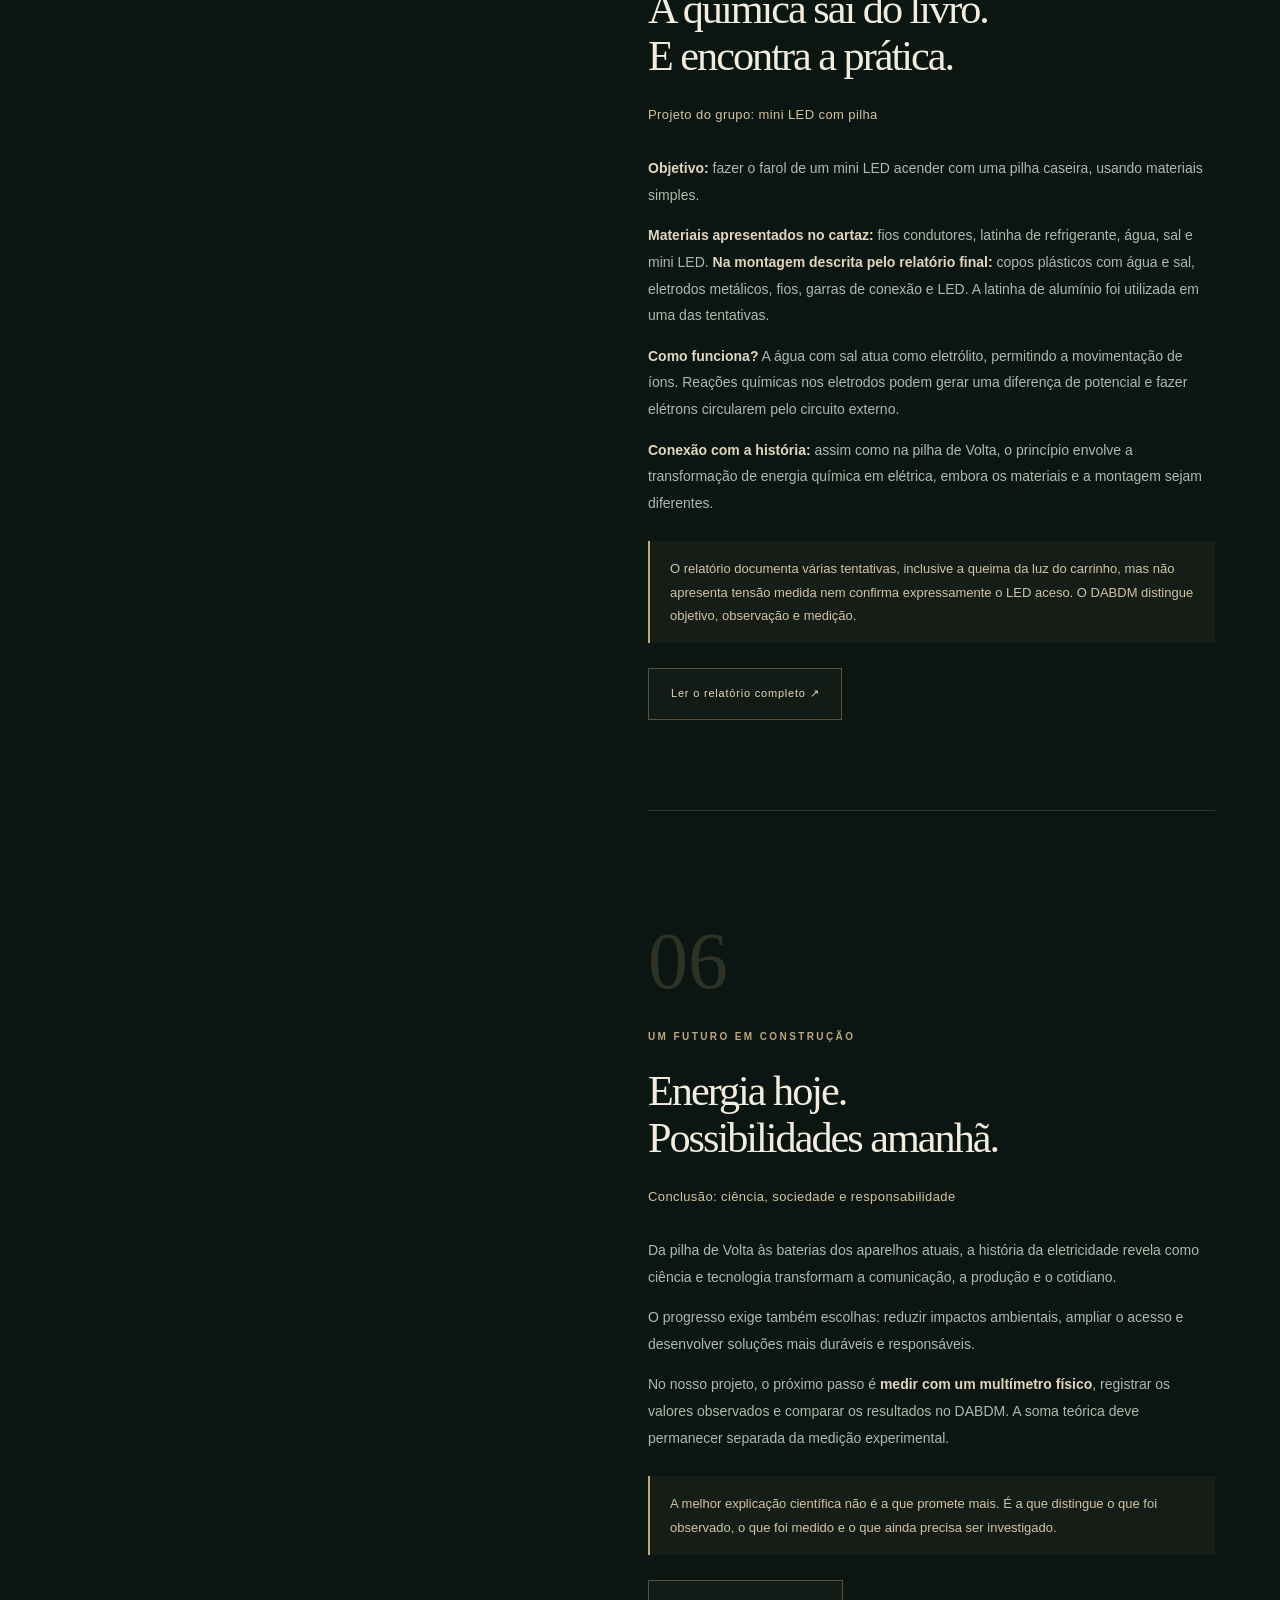
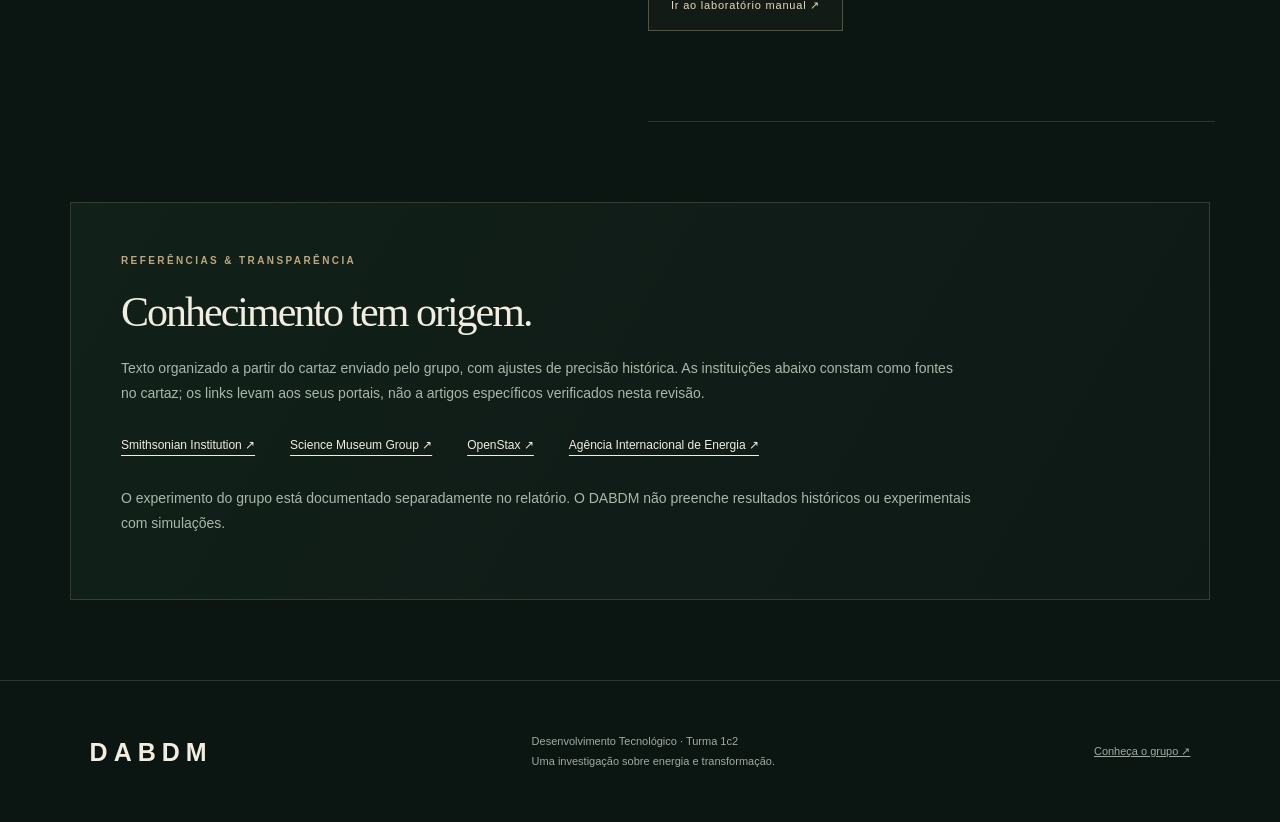
<file: historia.html>
<!doctype html><html lang="pt-BR"><head><meta charset="UTF-8"><meta name="viewport" content="width=device-width,initial-scale=1,viewport-fit=cover"><meta name="theme-color" content="#101f1b"><title>A história da pilha e tecnologia · DABDM</title><link rel="icon" href="[data-uri]"><style>:root{--forest:#101f1b;--forest-deep:#0b1512;--ivory:#f2eddf;--gold:#bea77a;--muted-gold:#9eaa9f;--line:#c4ae7e36;color-scheme:dark}
*{box-sizing:border-box}html{scroll-behavior:smooth;scroll-padding-top:110px}body.editorial{margin:0;background:var(--forest-deep);color:var(--ivory);font:16px/1.75 -apple-system,BlinkMacSystemFont,"Segoe UI",sans-serif}a{color:inherit}button,a,input,select{-webkit-tap-highlight-color:transparent}a:focus-visible,button:focus-visible,input:focus-visible,select:focus-visible{outline:2px solid var(--gold);outline-offset:5px}.skip{position:fixed;left:12px;top:-90px;z-index:200;background:var(--ivory);color:var(--forest);padding:12px}.skip:focus{top:12px}
.editorial-nav{position:relative;z-index:20;display:flex;align-items:center;justify-content:space-between;gap:24px;min-height:104px;padding:16px clamp(22px,6vw,100px);border-bottom:1px solid var(--line);background:#0b1512}.wordmark{text-decoration:none;font-size:25px;letter-spacing:6px;font-weight:600;color:var(--ivory);line-height:1.2}.wordmark span{display:block;font-size:7px;letter-spacing:2px;margin-top:9px;color:var(--gold)}.editorial-nav nav{display:flex;gap:28px;flex-wrap:wrap}.editorial-nav nav a{position:relative;font-size:12px;text-decoration:none;padding:14px 0;color:#adbaae}.editorial-nav nav a:hover,.editorial-nav nav a[aria-current]{color:var(--ivory)}.editorial-nav nav a[aria-current]:after{content:"";height:1px;background:var(--gold);position:absolute;bottom:7px;left:0;right:0}
.editorial-hero{position:relative;padding:100px clamp(22px,8vw,130px) 70px;overflow:hidden;background:radial-gradient(ellipse at 90% 40%,#30493a40,transparent 65%);border-bottom:1px solid var(--line)}.eyeline{font-size:10px;letter-spacing:2.4px;color:var(--gold);font-weight:600;line-height:1.6;text-transform:uppercase}.editorial h1,.editorial h2{font-family:Georgia,"Times New Roman",serif;font-weight:400;letter-spacing:-2px;line-height:1.12}.editorial h1{position:relative;z-index:1;font-size:clamp(42px,6.8vw,96px);margin:32px 0 44px;max-width:1100px}.editorial h1 em,.editorial h2 em{font-weight:400;color:var(--gold)}.hero-bottom{position:relative;z-index:1;display:flex;justify-content:space-between;align-items:center;gap:30px}.hero-bottom p{max-width:480px;color:#aab7ab;font-size:15px}.scroll-cue{font-size:11px;letter-spacing:1px;text-decoration:none;display:flex;gap:26px;align-items:center;min-height:48px}.scroll-cue span{display:grid;place-items:center;border:1px solid var(--line);border-radius:50%;height:50px;width:50px;font-size:22px}.hero-watermark{position:absolute;right:5%;bottom:-80px;font:280px Georgia,serif;color:#b6a37608;pointer-events:none}
.story-layout{max-width:1400px;margin:auto;display:grid;grid-template-columns:.95fr 1.05fr;gap:70px;padding:0 65px;align-items:start}.phone-stage{position:sticky;top:25px;height:min(760px,95svh);display:flex;flex-direction:column;justify-content:center;align-items:center;isolation:isolate}.stage-top{display:flex;justify-content:space-between;width:100%;color:var(--gold);font-size:9px;letter-spacing:1.5px;margin:20px 0}.phone-orbit{position:absolute;width:95%;aspect-ratio:1;border:1px solid #ac95602b;border-radius:50%;top:18%;z-index:-1;box-shadow:0 0 0 35px #ac956006,0 0 0 70px #ac956004}.phone{position:relative;width:258px;height:498px;padding:10px;background:linear-gradient(110deg,#a38e64,#25352e 10%,#08100d 70%,#806f4a);border:1px solid #c1b08b;border-radius:40px;box-shadow:18px 28px 60px #0009,inset 0 0 0 3px #17231d;transform:perspective(1100px) rotateY(var(--turn,-8deg)) rotateZ(var(--tilt,-3deg));will-change:transform}.phone-screen{border:1px solid #8f805b40;border-radius:31px;height:100%;overflow:hidden;background:radial-gradient(ellipse at 60% 30%,#344e3a,#102019 65%);padding:42px 21px 18px;display:flex;flex-direction:column}.phone-speaker{position:absolute;left:50%;transform:translateX(-50%);top:20px;width:72px;height:14px;border-radius:20px;background:#080f0c;z-index:2}.screen-status{display:flex;justify-content:space-between;color:#a0b29f;font-size:7px;letter-spacing:1px;margin-bottom:28px}#phoneEra{font-size:9px;letter-spacing:2px;color:#d2ba83}.phone-visual{height:150px;position:relative;margin:12px 0;display:flex;justify-content:center;align-items:center;flex:none}.energy-core{position:absolute;width:95px;height:95px;background:radial-gradient(circle,#e5cd8c28,transparent 65%);border:1px solid #bea77a44;border-radius:50%;animation:core-breathe 5s ease-in-out infinite}.phone-visual i{position:absolute;width:80px;height:12px;border:1px solid #b89c68;border-radius:50%;background:#866c3d25;transform:translateY(-38px);transition:transform .6s,opacity .6s}.phone-visual i:nth-of-type(2){transform:translateY(-23px)}.phone-visual i:nth-of-type(3){transform:translateY(-8px)}.phone-visual i:nth-of-type(4){transform:translateY(7px)}.phone-visual i:nth-of-type(5){transform:translateY(22px)}.phone-visual i:nth-of-type(6){transform:translateY(37px)}.phone-visual svg{position:absolute;width:100%;opacity:0;transition:opacity .6s}.phone-visual svg path{fill:none;stroke:#d3bc86;stroke-width:1.5;stroke-dasharray:400;stroke-dashoffset:var(--trace,0)}.phone[data-chapter="2"] .phone-visual i,.phone[data-chapter="3"] .phone-visual i,.phone[data-chapter="4"] .phone-visual i,.phone[data-chapter="6"] .phone-visual i{opacity:.12;transform:rotate(90deg) translateY(0)}.phone:not([data-chapter="1"]):not([data-chapter="5"]) .phone-visual svg{opacity:.8}.phone-screen h3{font:24px/1.2 Georgia,serif;margin:6px 0 12px;color:#eddfbd;letter-spacing:0}.phone-screen p{font-size:11px;color:#a7b7a5;line-height:1.6;margin:0}.phone-bottom{margin-top:auto;display:flex;align-items:center;justify-content:space-between;gap:6px;color:#ad9971;font-size:6px;letter-spacing:1px}.phone-bottom b{font:25px Georgia,serif}.stage-note{font-size:10px;color:#91a18f;line-height:1.7;text-align:center;margin:22px 0 16px}.story-progress{width:130px;height:2px;background:#c2a87125;overflow:hidden}.story-progress span{display:block;height:100%;width:0;background:var(--gold)}.story-chapter{position:relative;min-height:95svh;padding:110px 0 90px;border-bottom:1px solid var(--line);scroll-margin-top:25px}.chapter-number{font:80px/1 Georgia,serif;color:#baa47833;margin-bottom:28px}.story-chapter h2{font-size:clamp(34px,3.3vw,52px);margin:22px 0 25px}.story-chapter h3{font-size:13px;letter-spacing:.4px;font-weight:500;color:#d6c49b;margin-bottom:28px}.story-chapter p,.story-chapter dd{font-size:14px;color:#adbaae;line-height:1.9}.story-chapter strong{font-weight:600;color:#e2d6bb}aside:not(.phone-stage):not(.report-index){font-size:13px;line-height:1.8}.story-chapter aside,.report-section aside{border-left:2px solid var(--gold);padding:16px 20px;background:#b19a6210;color:#d0c4a9;margin:25px 0}.topic-list dt{font-family:Georgia,serif;color:#d6c49b;font-size:23px;margin-top:24px}.topic-list dd{margin:7px 0 0}.editorial-button{display:inline-flex;align-items:center;justify-content:center;padding:15px 22px;border:1px solid #bda77766;font-size:11px;letter-spacing:.8px;text-decoration:none;min-height:48px;color:#e8d9b8;background:#bda7770b;transition:background .25s,transform .25s}.editorial-button:hover{background:#bda77720;transform:translateY(-2px)}.source-panel{max-width:1140px;margin:80px auto;padding:50px;border:1px solid var(--line);background:linear-gradient(120deg,#20362955,#14221b55)}.source-panel h2{font-size:42px;margin:20px 0}.source-panel p{color:#aab8aa;font-size:14px;max-width:850px}.source-links{display:flex;gap:15px 35px;flex-wrap:wrap;margin:30px 0}.source-links a{font-size:12px;text-underline-offset:6px}.editorial-footer{display:flex;justify-content:space-between;align-items:center;gap:30px;padding:40px 7vw;border-top:1px solid var(--line)}.editorial-footer p,.editorial-footer>a:last-child{font-size:11px;color:#9cae9f}.report-summary{display:grid;grid-template-columns:repeat(3,1fr);padding:35px 8vw;gap:25px;background:#1a2a21;border-bottom:1px solid var(--line)}.report-summary span{display:block;font-size:9px;color:var(--gold);letter-spacing:1.5px}.report-summary strong{display:block;margin-top:9px;font:23px Georgia,serif;color:#e0d5bb}.report-layout{display:grid;grid-template-columns:240px minmax(0,1fr);gap:70px;max-width:1170px;margin:80px auto;padding:0 25px}.report-index{position:sticky;top:35px;align-self:start}.report-index nav{display:grid;gap:6px;margin:20px 0 30px}.report-index a{display:block;padding:10px 0;font-size:11px;text-decoration:none;line-height:1.7;color:#b9bea9;min-height:44px}.report-index a:hover{color:#e1c990}.editorial-note{padding:20px 24px;font-size:12px;line-height:1.8;background:#c2aa7120;border:1px solid var(--line);color:#dbccab}.report-authors{margin-top:35px}.report-authors p{font-size:14px;color:#cfc5ae}.report-section{padding:50px 0;border-bottom:1px solid var(--line);scroll-margin-top:30px}.report-section h2{font-size:38px;margin:16px 0 28px}.report-section p,.report-section li{font-size:15px;color:#b5c0b3;line-height:1.9}.report-section li{padding-left:7px;margin-bottom:12px}.report-section ul,.report-section ol{padding-left:20px}.report-section h3{font-size:15px;color:#dfcda5}.report-body>.editorial-button{margin-top:40px}.team-seal{border:1px solid var(--gold);border-radius:50%;padding:36px;text-align:center;letter-spacing:4px;font:24px Georgia,serif;color:var(--gold)}.team-seal small{font:8px sans-serif;letter-spacing:2px}.team-list{max-width:1100px;padding:0 25px;margin:70px auto}.team-member{display:flex;align-items:center;gap:30px;border-bottom:1px solid var(--line);padding:38px 0}.member-index{font:13px Georgia,serif;color:var(--gold)}.team-member h2{font-size:clamp(30px,4vw,52px);margin:0;flex:1}.member-mark{width:70px;height:70px;border-radius:50%;border:1px solid var(--line);display:grid;place-items:center;font:24px Georgia,serif;color:var(--gold)}.entered{animation:chapter-enter .8s both}.ambient-paused .energy-core{animation-play-state:paused}@keyframes core-breathe{0%,100%{transform:scale(.94);opacity:.5}50%{transform:scale(1.12);opacity:1}}@keyframes chapter-enter{from{opacity:.45;transform:translateY(20px)}to{opacity:1;transform:translateY(0)}}
/* The original laboratory retains its structure, storage and calculation logic. */
.lab-edition{--bg:#0b1512;--mint:#ccb785;--border:#354535;--ink:#f0eadb;--muted:#a3b09f;background:#0b1512;color:#eee6d3}.lab-edition:before{background:radial-gradient(ellipse at 70% 0%,#2c453333,transparent 60%)}.lab-edition .editorial-nav{padding-left:0;padding-right:0}.lab-edition .hero h1,.lab-edition h2{font-family:Georgia,serif;font-weight:400}.lab-edition .hero h1{letter-spacing:-2px}.lab-edition .hero p,.lab-edition .muted,.lab-edition .smallnote{color:#a8b4a4}.lab-edition .panel{background:linear-gradient(135deg,#18291f,#0e1c15);border-color:#334532}.lab-edition .kicker,.lab-edition .eyebrow,.lab-edition .hero-tags a{color:#c4ae7e}.lab-edition .btn-lime,.lab-edition .btn-add{background:linear-gradient(120deg,#b49b68,#d4c292);border-color:#c5b282;color:#19241a;box-shadow:0 4px 20px #0002}.lab-edition input,.lab-edition select,.lab-edition .measurement-input{background:#0c1811;border-color:#3b4a36;color:#eee7d4}.lab-edition .measurement-input input{background:transparent}.lab-edition label,.lab-edition .calculate-panel label{color:#bac5ad}.lab-edition .calc-result{background:linear-gradient(125deg,#2d3c27,#1d2d1f);border-color:#65704b}.lab-edition .calc-result strong,.lab-edition .compare-last strong,.lab-edition .last-reading strong{color:#d3bd83}.lab-edition .state-chip,.lab-edition .count-pill,.lab-edition .calc-icon{background:#bca77510;border-color:#8c795644;color:#d0be92}.lab-edition .btn-outline{background:#bca77509;border-color:#6b7450;color:#d5c8a8}.lab-edition .experiment-art{filter:sepia(.8) saturate(.5);background:#193222}.lab-edition #graphLine{stroke:#c9b47d}.lab-edition #graphPoint{stroke:#c9b47d;fill:#f0e7cd}.lab-edition #graphDetail{background:#1b2b1f;border-color:#485438;color:#d4c397}.lab-edition #graphCursor{accent-color:#c5ae76}.lab-edition .history-row span,.lab-edition .mini-link{color:#c5b58b}.lab-edition .how{background:linear-gradient(120deg,#233423,#142017);border-color:#435138}.lab-edition .intro{background:#09110d}.lab-edition .intro-brand{color:#ece1c5;text-shadow:0 0 32px #c4a66b22;font-family:Georgia,serif}.lab-edition .intro-track{background:#293323}.lab-edition #introBar{background:#c5ac76;box-shadow:0 0 18px #c5ac7622}.lab-edition .intro-eyebrow,.lab-edition .intro-bottom{color:#bba36f}.lab-edition .intro-grid{background:radial-gradient(ellipse at center,#5b694020,transparent 60%);border-color:#564e32}.lab-edition .particles i{background:#c0a778;box-shadow:0 0 10px #c0a77855}
@media(max-width:1000px){.story-layout{gap:35px;padding:0 30px;grid-template-columns:.85fr 1fr}.phone{width:225px;height:450px}.phone-screen{padding:40px 16px 16px}.phone-visual{height:125px}.phone-screen h3{font-size:21px}.source-panel{margin:50px 25px;padding:35px}.report-layout{gap:35px;grid-template-columns:200px minmax(0,1fr)}}
@media(max-width:700px){html{scroll-padding-top:20px}.editorial-nav{padding:19px 22px;display:block;min-height:0}.editorial-nav nav{gap:24px;margin-top:12px;justify-content:space-between}.editorial-nav nav a{font-size:11px}.wordmark{font-size:23px}.editorial-hero{padding:55px 22px 40px}.editorial h1{font-size:44px;letter-spacing:-1.8px;margin:25px 0 32px}.hero-bottom{align-items:flex-start;flex-direction:column;gap:15px}.hero-bottom p{font-size:14px}.hero-watermark{font-size:180px;bottom:-50px}.story-layout{display:block;padding:0 22px}.phone-stage{height:255px;top:0;background:linear-gradient(#0b1512 94%,transparent);z-index:10;display:grid;grid-template-columns:130px 1fr;grid-template-rows:30px 190px 10px;gap:4px 22px;padding:10px 0}.stage-top{grid-column:1/-1;margin:0;font-size:8px}.phone-orbit{display:none}.phone{grid-column:1;grid-row:2;width:104px;height:188px;border-radius:17px;padding:4px;box-shadow:8px 8px 20px #0007}.phone-screen{border-radius:13px;padding:18px 7px 7px}.phone-speaker{top:8px;width:30px;height:6px}.screen-status{font-size:3px;margin-bottom:8px}#phoneEra{font-size:4px;letter-spacing:.5px}.phone-visual{height:58px;margin:5px 0}.energy-core{width:45px;height:45px}.phone-visual i{width:32px;height:5px;transform:translateY(-17px)}.phone-visual i:nth-of-type(2){transform:translateY(-10px)}.phone-visual i:nth-of-type(3){transform:translateY(-3px)}.phone-visual i:nth-of-type(4){transform:translateY(4px)}.phone-visual i:nth-of-type(5){transform:translateY(11px)}.phone-visual i:nth-of-type(6){transform:translateY(18px)}.phone-screen h3{font-size:10px;margin:2px 0 4px}.phone-screen p{font-size:5px;line-height:1.5}.phone-bottom{font-size:3px;letter-spacing:0}.phone-bottom b{font-size:10px}.stage-note{grid-column:2;grid-row:2;text-align:left;font:20px/1.4 Georgia,serif;color:#c6b88f;margin:0}.story-progress{grid-row:3;grid-column:1/-1;width:100%}.story-chapter{min-height:0;padding:70px 0;scroll-margin-top:265px}.chapter-number{font-size:48px;margin-bottom:20px}.story-chapter h2{font-size:36px;letter-spacing:-1.4px}.story-chapter p,.story-chapter dd{font-size:14px}.source-panel{padding:25px;margin:35px 22px}.source-panel h2{font-size:32px;letter-spacing:-1px}.source-links{flex-direction:column;gap:20px}.editorial-footer{align-items:flex-start;flex-direction:column;padding:30px 22px;gap:12px}.report-summary{grid-template-columns:1fr;padding:28px 22px;gap:22px}.report-layout{display:block;margin:35px 0;padding:0 22px}.report-index{position:static;margin-bottom:35px;padding-bottom:20px;border-bottom:1px solid var(--line)}.report-index nav{grid-template-columns:1fr 1fr;gap:8px 16px}.report-section h2{font-size:32px;letter-spacing:-1px}.report-section{padding:35px 0}.team-list{margin:35px 0;padding:0 22px}.team-member{gap:14px;padding:28px 0}.team-member h2{font-size:30px;letter-spacing:-1px}.member-mark{width:42px;height:42px;flex:none;font-size:16px}.team-seal{display:none}.lab-edition .editorial-nav{padding-top:20px}.lab-edition .editorial-nav nav{gap:18px}}
@media(prefers-reduced-motion:reduce){html{scroll-behavior:auto}*,*:before,*:after{animation:none!important;transition:none!important}.phone{transform:none!important;will-change:auto}.intro{display:none!important}}
@media print{body.editorial{color:#111;background:white}.editorial-nav,.editorial-footer,.report-index,.editorial-button{display:none}.report-layout{display:block;margin:0;padding:0}.editorial-hero{padding:20px 0}.editorial h1{font-size:32px}.report-section{break-inside:avoid}.report-section p,.report-section li,.report-authors p,.hero-bottom p{color:#222}.report-summary{background:white;padding:20px 0}.report-summary strong{color:#111}}
</style></head><body class="editorial"><a class="skip" href="#conteudo">Pular para o conteúdo</a><header class="editorial-nav"><a class="wordmark" href="index.html">DABDM<span>CIÊNCIA · CULTURA · EXPERIMENTO</span></a><nav aria-label="Navegação principal"><a href="index.html">Laboratório</a><a href="historia.html" aria-current="page">História</a><a href="relatorio.html">Relatório</a><a href="equipe.html">Equipe</a></nav></header><main id="conteudo"><section class="editorial-hero"><div class="eyeline">CADERNO 01 / HISTÓRIA & TECNOLOGIA</div><h1>A história da pilha<br><em>e tecnologia.</em></h1><div class="hero-bottom"><p>Da ciência à energia que move o mundo. A eletricidade transformou ideias em invenções e ajudou a construir uma sociedade mais conectada.</p><a href="#capitulo-1" class="scroll-cue">Explore a história <span>↓</span></a></div><span class="hero-watermark" aria-hidden="true">1800</span></section><div class="story-layout"><aside class="phone-stage" aria-label="Ilustração que acompanha os capítulos"><div class="stage-top"><span>DABDM / ARQUIVO VIVO</span><span id="chapterCounter">01 / 06</span></div><div class="phone-orbit"></div><div class="phone" id="storyPhone"><div class="phone-speaker"></div><div class="phone-screen"><div class="screen-status"><span>ARQUIVO DABDM</span><span>◇</span></div><span id="phoneEra">PILHA VOLTAICA</span><div class="phone-visual" aria-hidden="true"><div class="energy-core"></div><i></i><i></i><i></i><i></i><i></i><i></i><svg viewBox="0 0 180 110"><path d="M5 65h30l14-35 24 65 22-74 20 44h60"/></svg></div><h3 id="phoneHeadline">Discos. Eletrólito. Corrente.</h3><p id="phoneCaption">Da reação química ao circuito elétrico.</p><div class="phone-bottom"><span>ILUSTRAÇÃO CONCEITUAL</span><b id="phoneChapter">01</b></div></div></div><p class="stage-note">O tempo avança com a sua rolagem.<br>Ilustração sem dados experimentais.</p><div class="story-progress"><span id="storyProgress"></span></div></aside><div class="story-chapters"><section class="story-chapter" id="capitulo-1" data-era="PILHA VOLTAICA" data-headline="Discos. Eletrólito. Corrente." data-caption="Da reação química ao circuito elétrico."><div class="chapter-number">01</div><div class="eyeline">1800 / UMA NOVA POSSIBILIDADE</div><h2>Quando a ciência<br>aprendeu a guardar energia.</h2><h3>A Revolução Científica, o Iluminismo e a pilha de Volta</h3><p>Nos séculos XVII e XVIII, a Revolução Científica e o Iluminismo fortaleceram a observação, a experimentação e a razão como caminhos para compreender a natureza. O estudo dos fenômenos elétricos ganhou novos instrumentos e perguntas.</p><p>Em 1800, o italiano <strong>Alessandro Volta (1745–1827)</strong> apresentou a pilha voltaica: discos de metais diferentes, intercalados com material umedecido por um eletrólito. Ela permitiu obter corrente elétrica de maneira contínua, enquanto a reação química se mantivesse.</p><aside>Uma mudança decisiva: a eletricidade podia ser investigada com uma fonte que sustentava a corrente, abrindo caminhos para novas experiências.</aside></section><section class="story-chapter" id="capitulo-2" data-era="NOVOS RITMOS" data-headline="Produção. Cidades. Transformação." data-caption="A eletrificação vai além das baterias."><div class="chapter-number">02</div><div class="eyeline">SÉCULOS XVIII–XIX / A INDÚSTRIA</div><h2>A energia muda<br>o ritmo do mundo.</h2><h3>O impacto nas Revoluções Industriais</h3><p>A <strong>Primeira Revolução Industrial</strong>, iniciada no século XVIII, foi impulsionada pelo carvão e pela máquina a vapor. A mecanização ampliou a produção e transformou o trabalho.</p><p>Na <strong>Segunda Revolução Industrial</strong>, a partir da segunda metade do século XIX, eletricidade e petróleo ganharam importância. Redes elétricas, iluminação e novas máquinas transformaram fábricas, transportes e cidades.</p><p>A pilha contribuiu para a pesquisa elétrica, mas não foi a fonte que alimentou toda essa industrialização. Geradores e sistemas de distribuição tiveram papel central na eletrificação.</p><aside>Crescimento e contradição: mais produção e urbanização, mas também longas jornadas de trabalho, desigualdades e poluição.</aside></section><section class="story-chapter" id="capitulo-3" data-era="CONEXÕES" data-headline="Telégrafo → telefone → smartphone" data-caption="Tecnologia que acompanha as pessoas."><div class="chapter-number">03</div><div class="eyeline">DA MENSAGEM AO BOLSO / CONEXÕES</div><h2>A distância diminui.<br>As possibilidades crescem.</h2><h3>A transformação das comunicações e dos dispositivos</h3><p>O telégrafo elétrico, difundido no século XIX, permitiu enviar mensagens por sinais. O telefone surgiu também no século XIX; ao longo do século XX, a telefonia e o rádio se expandiram.</p><p>O desenvolvimento da eletrônica e das baterias recarregáveis ajudou a tornar os dispositivos portáteis. Computadores, celulares e smartphones ampliaram o alcance e a velocidade da comunicação.</p><p>Hoje, a bateria permite usar muitos aparelhos sem permanecer conectado à tomada. Ela <strong>armazena energia química</strong> e a converte em energia elétrica durante a descarga.</p><aside>O telefone ao lado é uma ilustração narrativa: não está conectado a um instrumento e não apresenta medições do experimento.</aside></section><section class="story-chapter" id="capitulo-4" data-era="ESCOLHAS" data-headline="Acesso. Responsabilidade. Futuro." data-caption="Inovação também é uma questão social."><div class="chapter-number">04</div><div class="eyeline">PROGRESSO / ESCOLHAS COLETIVAS</div><h2>Quem se beneficia<br>da transformação?</h2><h3>Análise socioeconômica e histórica</h3><dl class="topic-list"><dt>Economia</dt><dd>A eletrificação elevou a produtividade e criou profissões, tecnologias e novas formas de trabalho.</dd><dt>Urbanização</dt><dd>Fábricas, iluminação e transportes elétricos contribuíram para transformar as cidades.</dd><dt>Desigualdade</dt><dd>O acesso à energia, à internet e aos equipamentos tecnológicos continua desigual entre pessoas e regiões.</dd><dt>Meio ambiente</dt><dd>A queima de carvão e petróleo gera poluentes e gases que contribuem para as mudanças climáticas.</dd><dt>Carros elétricos</dt><dd>Usam baterias e não emitem gases pelo escapamento. Seu impacto total depende também da fabricação, da geração de eletricidade e do destino das baterias.</dd><dt>Sustentabilidade</dt><dd>Fontes renováveis, consumo responsável, reparo e reciclagem são partes complementares da transição energética.</dd></dl></section><section class="story-chapter" id="capitulo-5" data-era="EXPERIMENTO" data-headline="Água. Sal. Eletrodos. LED." data-caption="Do cartaz à montagem relatada."><div class="chapter-number">05</div><div class="eyeline">QUÍMICA NA PRÁTICA / NOSSO EXPERIMENTO</div><h2>A química sai do livro.<br>E encontra a prática.</h2><h3>Projeto do grupo: mini LED com pilha</h3><p><strong>Objetivo:</strong> fazer o farol de um mini LED acender com uma pilha caseira, usando materiais simples.</p><p><strong>Materiais apresentados no cartaz:</strong> fios condutores, latinha de refrigerante, água, sal e mini LED. <strong>Na montagem descrita pelo relatório final:</strong> copos plásticos com água e sal, eletrodos metálicos, fios, garras de conexão e LED. A latinha de alumínio foi utilizada em uma das tentativas.</p><p><strong>Como funciona?</strong> A água com sal atua como eletrólito, permitindo a movimentação de íons. Reações químicas nos eletrodos podem gerar uma diferença de potencial e fazer elétrons circularem pelo circuito externo.</p><p><strong>Conexão com a história:</strong> assim como na pilha de Volta, o princípio envolve a transformação de energia química em elétrica, embora os materiais e a montagem sejam diferentes.</p><aside>O relatório documenta várias tentativas, inclusive a queima da luz do carrinho, mas não apresenta tensão medida nem confirma expressamente o LED aceso. O DABDM distingue objetivo, observação e medição.</aside><a class="editorial-button" href="relatorio.html">Ler o relatório completo ↗</a></section><section class="story-chapter" id="capitulo-6" data-era="PRÓXIMO PASSO" data-headline="Medir. Registrar. Comparar." data-caption="Conhecimento sustentado por evidências."><div class="chapter-number">06</div><div class="eyeline">UM FUTURO EM CONSTRUÇÃO</div><h2>Energia hoje.<br>Possibilidades amanhã.</h2><h3>Conclusão: ciência, sociedade e responsabilidade</h3><p>Da pilha de Volta às baterias dos aparelhos atuais, a história da eletricidade revela como ciência e tecnologia transformam a comunicação, a produção e o cotidiano.</p><p>O progresso exige também escolhas: reduzir impactos ambientais, ampliar o acesso e desenvolver soluções mais duráveis e responsáveis.</p><p>No nosso projeto, o próximo passo é <strong>medir com um multímetro físico</strong>, registrar os valores observados e comparar os resultados no DABDM. A soma teórica deve permanecer separada da medição experimental.</p><aside>A melhor explicação científica não é a que promete mais. É a que distingue o que foi observado, o que foi medido e o que ainda precisa ser investigado.</aside><a class="editorial-button" href="index.html#registrar">Ir ao laboratório manual ↗</a></section></div></div><section class="source-panel"><div class="eyeline">REFERÊNCIAS & TRANSPARÊNCIA</div><h2>Conhecimento tem origem.</h2><p>Texto organizado a partir do cartaz enviado pelo grupo, com ajustes de precisão histórica. As instituições abaixo constam como fontes no cartaz; os links levam aos seus portais, não a artigos específicos verificados nesta revisão.</p><div class="source-links"><a href="https://www.si.edu/">Smithsonian Institution ↗</a><a href="https://collection.sciencemuseumgroup.org.uk/">Science Museum Group ↗</a><a href="https://openstax.org/">OpenStax ↗</a><a href="https://www.iea.org/">Agência Internacional de Energia ↗</a></div><p>O experimento do grupo está documentado separadamente no relatório. O DABDM não preenche resultados históricos ou experimentais com simulações.</p></section></main><footer class="editorial-footer"><a class="wordmark" href="index.html">DABDM</a><p>Desenvolvimento Tecnológico · Turma 1c2<br>Uma investigação sobre energia e transformação.</p><a href="equipe.html">Conheça o grupo ↗</a></footer><script>(() => {
  'use strict';
  const motion = window.matchMedia('(prefers-reduced-motion: reduce)');
  // Content is visible without JavaScript; observers only add decoration.
  if ('IntersectionObserver' in window) {
    const observer = new IntersectionObserver(entries => {
      entries.forEach(({target,isIntersecting}) => {
        target.classList.toggle('entered', isIntersecting && !motion.matches);
      });
    }, {threshold:0.08});
    document.querySelectorAll('.story-chapter,.report-section,.team-member').forEach(el=>observer.observe(el));
  }
  const chapters = [...document.querySelectorAll('.story-chapter')];
  const phone = document.getElementById('storyPhone');
  if (!phone || !chapters.length) return;
  let pending=false, current=-1;
  function update() {
    pending=false;
    const target=innerWidth<=700?Math.min(innerHeight-40,330):innerHeight*.48;
    let active=0;
    chapters.forEach((chapter,index)=>{if(chapter.getBoundingClientRect().top<=target)active=index;});
    const rect=chapters[active].getBoundingClientRect();
    const progress=Math.min(1,Math.max(0,(target-rect.top)/rect.height));
    if(current!==active){
      current=active;
      const chapter=chapters[active],number=String(active+1).padStart(2,'0');
      document.getElementById('phoneEra').textContent=chapter.dataset.era;
      document.getElementById('phoneHeadline').textContent=chapter.dataset.headline;
      document.getElementById('phoneCaption').textContent=chapter.dataset.caption;
      document.getElementById('phoneChapter').textContent=number;
      document.getElementById('chapterCounter').textContent=number+' / 06';
      phone.dataset.chapter=String(active+1);
      // Mobile mirrors the screen caption at a comfortable reading size.
      document.querySelector('.stage-note').textContent=chapter.dataset.caption+' Ilustração conceitual.';
    }
    phone.style.setProperty('--turn',motion.matches?'0deg':(-8+progress*16)+'deg');
    phone.style.setProperty('--tilt',motion.matches?'0deg':(-2+progress*4)+'deg');
    phone.style.setProperty('--trace',String(motion.matches?0:120*(1-progress)));
    document.getElementById('storyProgress').style.width=((active+progress)/chapters.length*100)+'%';
  }
  function schedule(){if(!pending){pending=true;requestAnimationFrame(update);}}
  addEventListener('scroll',schedule,{passive:true});
  addEventListener('resize',schedule,{passive:true});
  addEventListener('pageshow',schedule);
  motion.addEventListener('change',schedule);
  document.addEventListener('visibilitychange',()=>{
    document.body.classList.toggle('ambient-paused',document.hidden);
    if(!document.hidden)schedule();
  });
  update();
})();
</script></body></html>
</file>
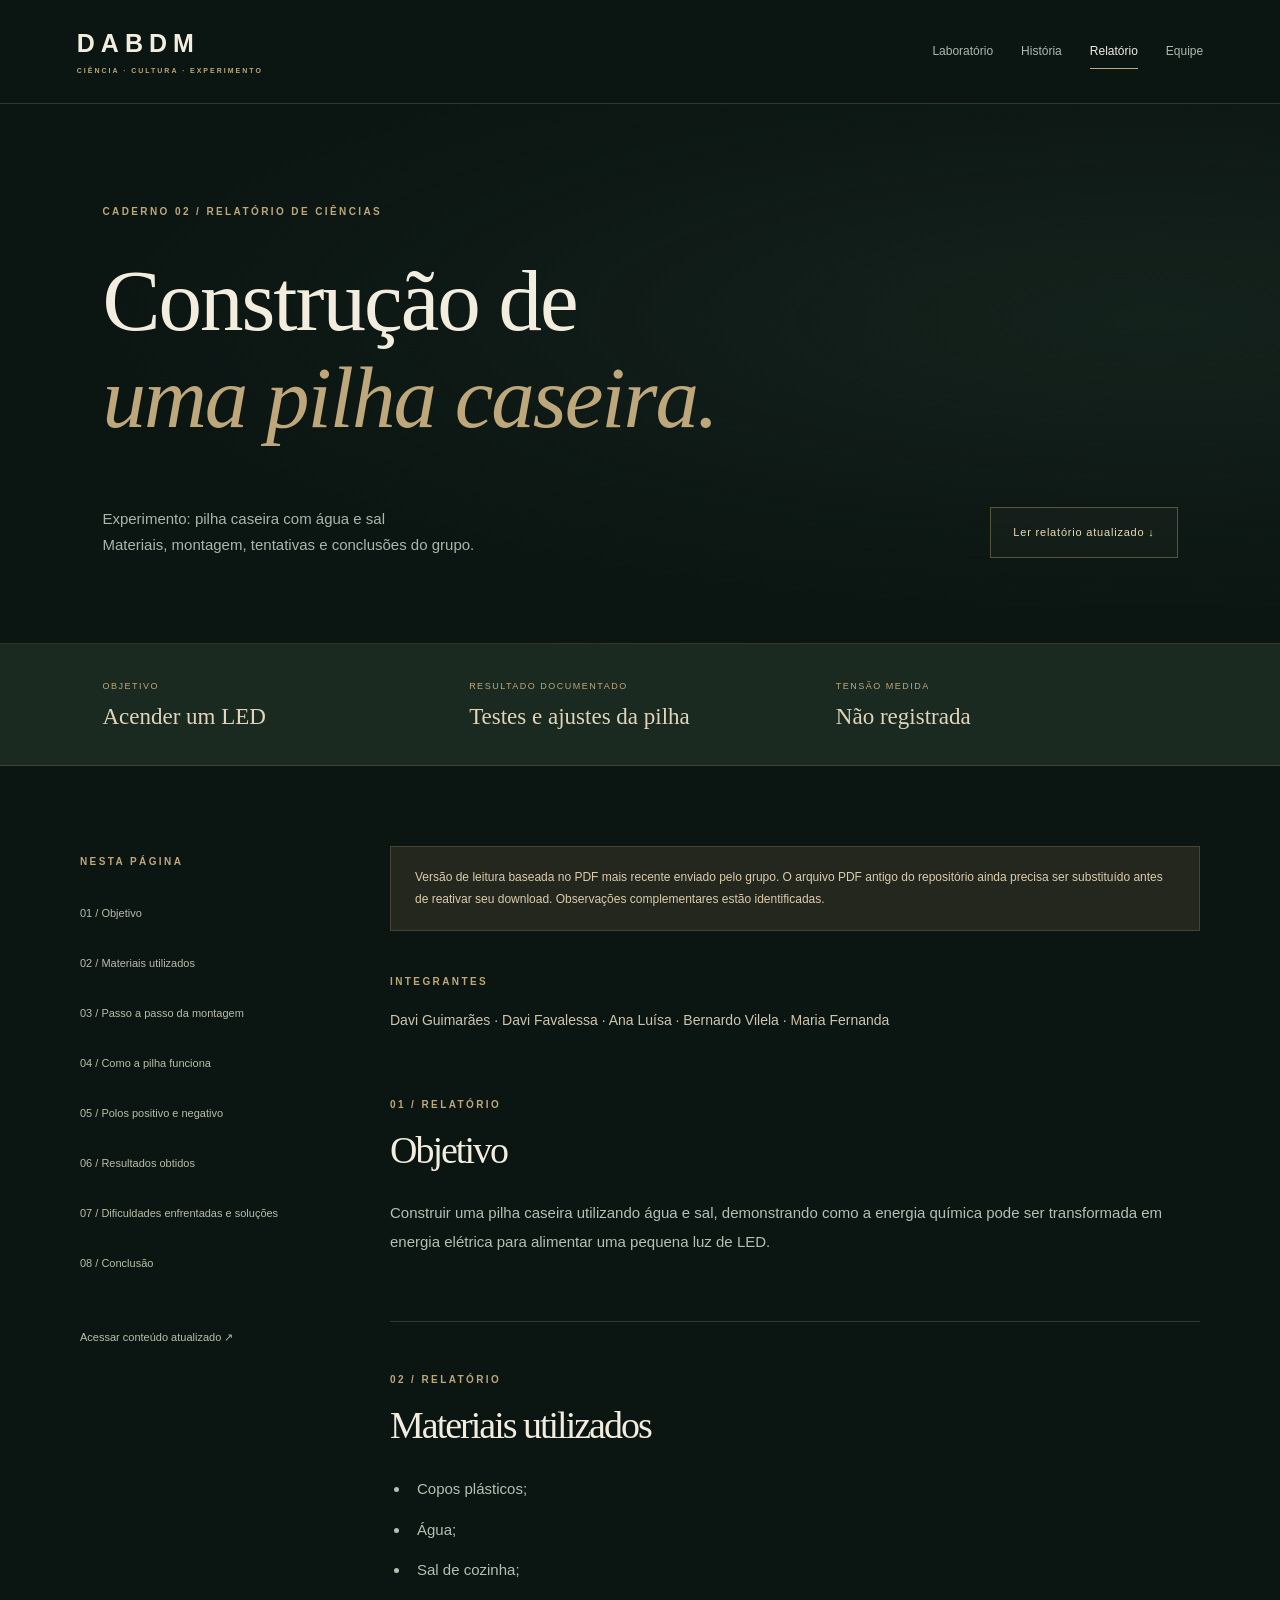
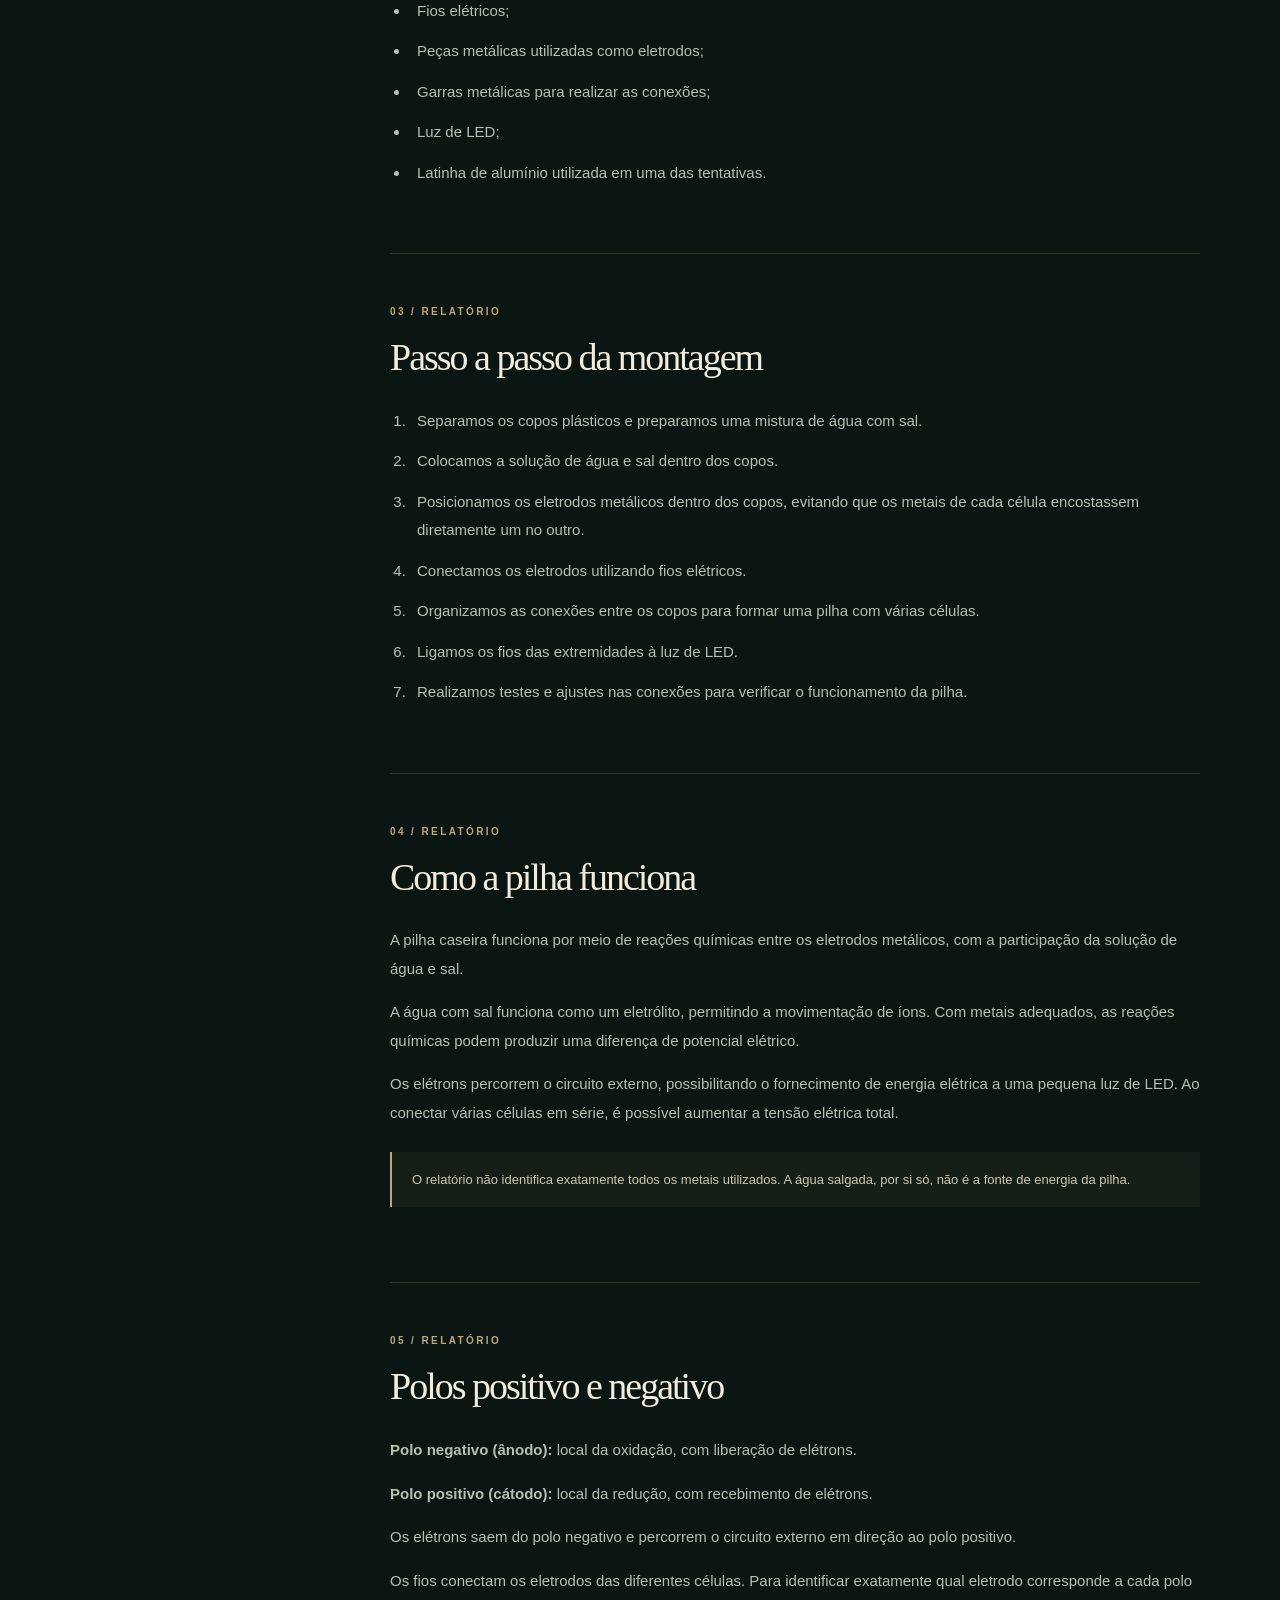
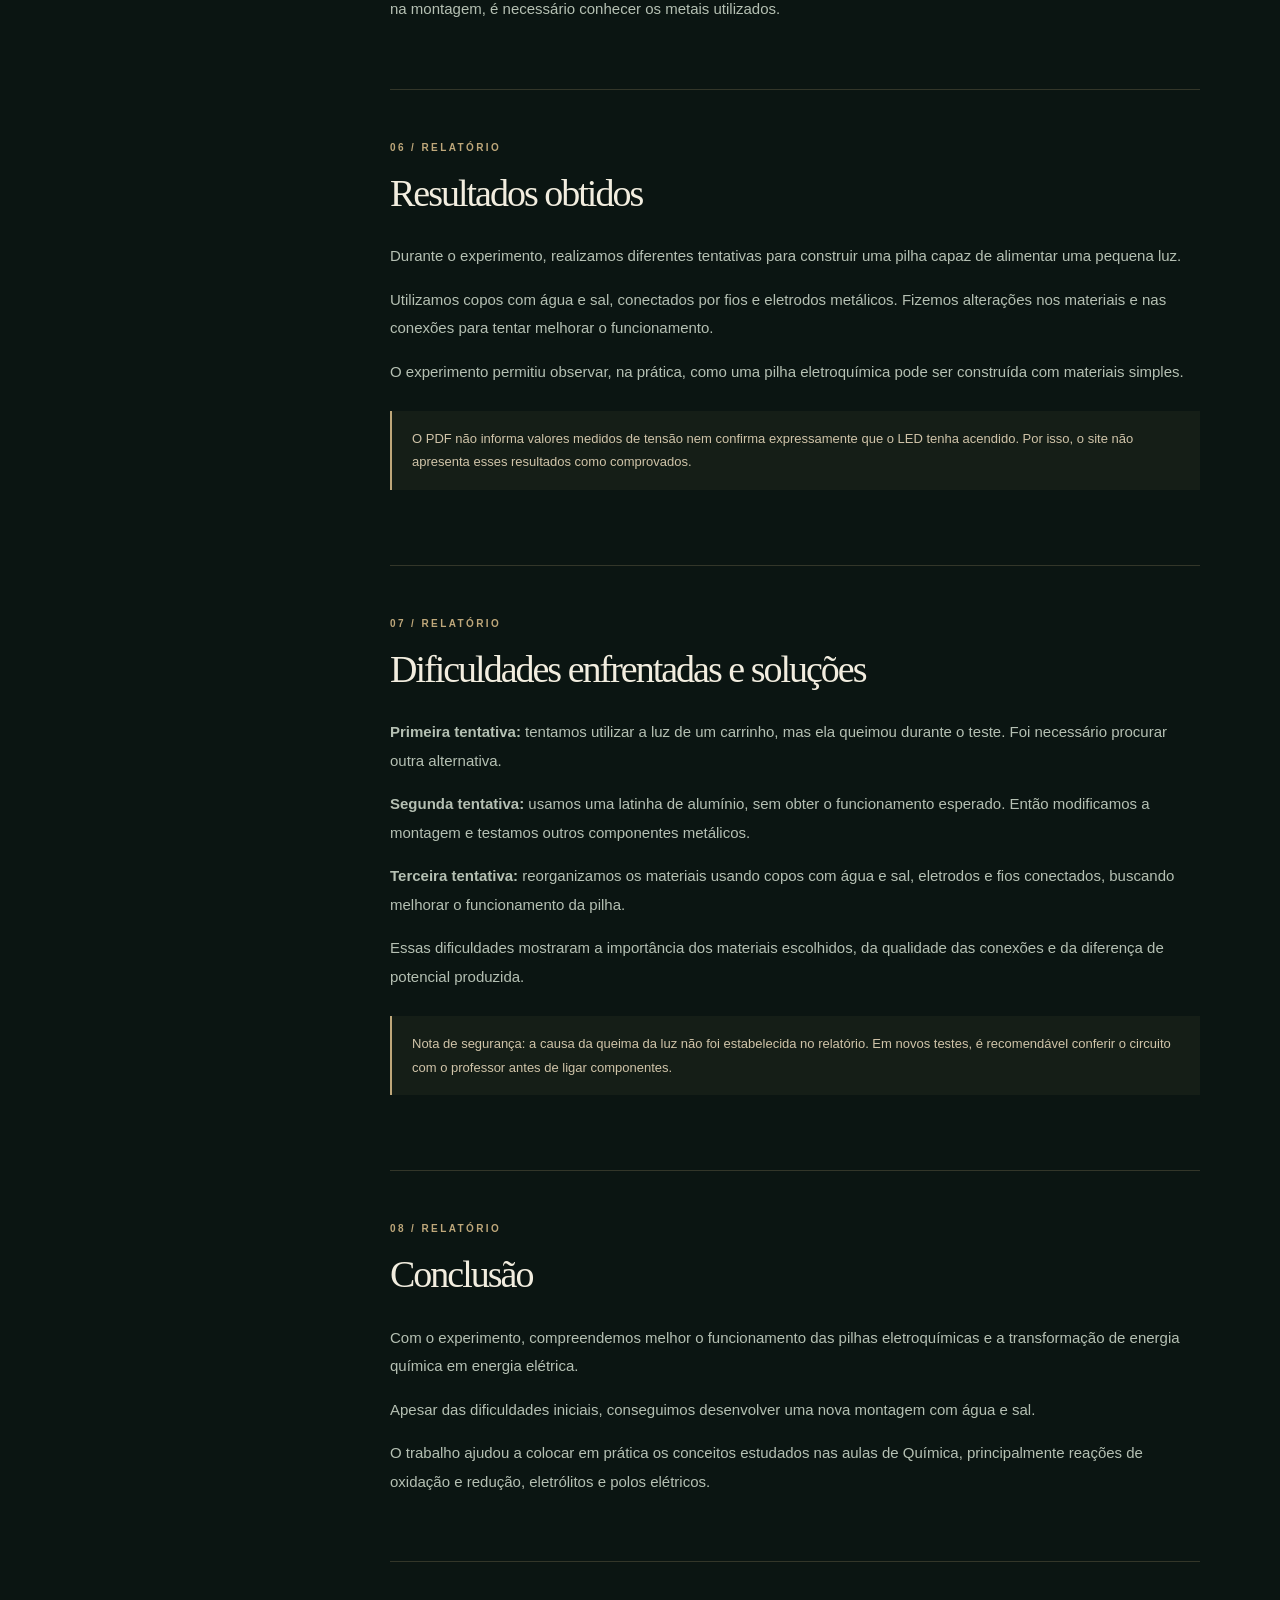
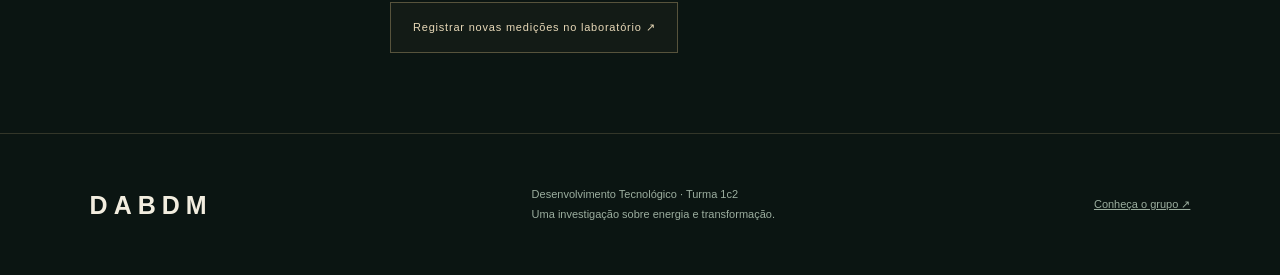
<file: relatorio.html>
<!doctype html><html lang="pt-BR"><head><meta charset="UTF-8"><meta name="viewport" content="width=device-width,initial-scale=1,viewport-fit=cover"><meta name="theme-color" content="#101f1b"><title>Relatório do experimento · DABDM</title><link rel="icon" href="[data-uri]"><style>:root{--forest:#101f1b;--forest-deep:#0b1512;--ivory:#f2eddf;--gold:#bea77a;--muted-gold:#9eaa9f;--line:#c4ae7e36;color-scheme:dark}
*{box-sizing:border-box}html{scroll-behavior:smooth;scroll-padding-top:110px}body.editorial{margin:0;background:var(--forest-deep);color:var(--ivory);font:16px/1.75 -apple-system,BlinkMacSystemFont,"Segoe UI",sans-serif}a{color:inherit}button,a,input,select{-webkit-tap-highlight-color:transparent}a:focus-visible,button:focus-visible,input:focus-visible,select:focus-visible{outline:2px solid var(--gold);outline-offset:5px}.skip{position:fixed;left:12px;top:-90px;z-index:200;background:var(--ivory);color:var(--forest);padding:12px}.skip:focus{top:12px}
.editorial-nav{position:relative;z-index:20;display:flex;align-items:center;justify-content:space-between;gap:24px;min-height:104px;padding:16px clamp(22px,6vw,100px);border-bottom:1px solid var(--line);background:#0b1512}.wordmark{text-decoration:none;font-size:25px;letter-spacing:6px;font-weight:600;color:var(--ivory);line-height:1.2}.wordmark span{display:block;font-size:7px;letter-spacing:2px;margin-top:9px;color:var(--gold)}.editorial-nav nav{display:flex;gap:28px;flex-wrap:wrap}.editorial-nav nav a{position:relative;font-size:12px;text-decoration:none;padding:14px 0;color:#adbaae}.editorial-nav nav a:hover,.editorial-nav nav a[aria-current]{color:var(--ivory)}.editorial-nav nav a[aria-current]:after{content:"";height:1px;background:var(--gold);position:absolute;bottom:7px;left:0;right:0}
.editorial-hero{position:relative;padding:100px clamp(22px,8vw,130px) 70px;overflow:hidden;background:radial-gradient(ellipse at 90% 40%,#30493a40,transparent 65%);border-bottom:1px solid var(--line)}.eyeline{font-size:10px;letter-spacing:2.4px;color:var(--gold);font-weight:600;line-height:1.6;text-transform:uppercase}.editorial h1,.editorial h2{font-family:Georgia,"Times New Roman",serif;font-weight:400;letter-spacing:-2px;line-height:1.12}.editorial h1{position:relative;z-index:1;font-size:clamp(42px,6.8vw,96px);margin:32px 0 44px;max-width:1100px}.editorial h1 em,.editorial h2 em{font-weight:400;color:var(--gold)}.hero-bottom{position:relative;z-index:1;display:flex;justify-content:space-between;align-items:center;gap:30px}.hero-bottom p{max-width:480px;color:#aab7ab;font-size:15px}.scroll-cue{font-size:11px;letter-spacing:1px;text-decoration:none;display:flex;gap:26px;align-items:center;min-height:48px}.scroll-cue span{display:grid;place-items:center;border:1px solid var(--line);border-radius:50%;height:50px;width:50px;font-size:22px}.hero-watermark{position:absolute;right:5%;bottom:-80px;font:280px Georgia,serif;color:#b6a37608;pointer-events:none}
.story-layout{max-width:1400px;margin:auto;display:grid;grid-template-columns:.95fr 1.05fr;gap:70px;padding:0 65px;align-items:start}.phone-stage{position:sticky;top:25px;height:min(760px,95svh);display:flex;flex-direction:column;justify-content:center;align-items:center;isolation:isolate}.stage-top{display:flex;justify-content:space-between;width:100%;color:var(--gold);font-size:9px;letter-spacing:1.5px;margin:20px 0}.phone-orbit{position:absolute;width:95%;aspect-ratio:1;border:1px solid #ac95602b;border-radius:50%;top:18%;z-index:-1;box-shadow:0 0 0 35px #ac956006,0 0 0 70px #ac956004}.phone{position:relative;width:258px;height:498px;padding:10px;background:linear-gradient(110deg,#a38e64,#25352e 10%,#08100d 70%,#806f4a);border:1px solid #c1b08b;border-radius:40px;box-shadow:18px 28px 60px #0009,inset 0 0 0 3px #17231d;transform:perspective(1100px) rotateY(var(--turn,-8deg)) rotateZ(var(--tilt,-3deg));will-change:transform}.phone-screen{border:1px solid #8f805b40;border-radius:31px;height:100%;overflow:hidden;background:radial-gradient(ellipse at 60% 30%,#344e3a,#102019 65%);padding:42px 21px 18px;display:flex;flex-direction:column}.phone-speaker{position:absolute;left:50%;transform:translateX(-50%);top:20px;width:72px;height:14px;border-radius:20px;background:#080f0c;z-index:2}.screen-status{display:flex;justify-content:space-between;color:#a0b29f;font-size:7px;letter-spacing:1px;margin-bottom:28px}#phoneEra{font-size:9px;letter-spacing:2px;color:#d2ba83}.phone-visual{height:150px;position:relative;margin:12px 0;display:flex;justify-content:center;align-items:center;flex:none}.energy-core{position:absolute;width:95px;height:95px;background:radial-gradient(circle,#e5cd8c28,transparent 65%);border:1px solid #bea77a44;border-radius:50%;animation:core-breathe 5s ease-in-out infinite}.phone-visual i{position:absolute;width:80px;height:12px;border:1px solid #b89c68;border-radius:50%;background:#866c3d25;transform:translateY(-38px);transition:transform .6s,opacity .6s}.phone-visual i:nth-of-type(2){transform:translateY(-23px)}.phone-visual i:nth-of-type(3){transform:translateY(-8px)}.phone-visual i:nth-of-type(4){transform:translateY(7px)}.phone-visual i:nth-of-type(5){transform:translateY(22px)}.phone-visual i:nth-of-type(6){transform:translateY(37px)}.phone-visual svg{position:absolute;width:100%;opacity:0;transition:opacity .6s}.phone-visual svg path{fill:none;stroke:#d3bc86;stroke-width:1.5;stroke-dasharray:400;stroke-dashoffset:var(--trace,0)}.phone[data-chapter="2"] .phone-visual i,.phone[data-chapter="3"] .phone-visual i,.phone[data-chapter="4"] .phone-visual i,.phone[data-chapter="6"] .phone-visual i{opacity:.12;transform:rotate(90deg) translateY(0)}.phone:not([data-chapter="1"]):not([data-chapter="5"]) .phone-visual svg{opacity:.8}.phone-screen h3{font:24px/1.2 Georgia,serif;margin:6px 0 12px;color:#eddfbd;letter-spacing:0}.phone-screen p{font-size:11px;color:#a7b7a5;line-height:1.6;margin:0}.phone-bottom{margin-top:auto;display:flex;align-items:center;justify-content:space-between;gap:6px;color:#ad9971;font-size:6px;letter-spacing:1px}.phone-bottom b{font:25px Georgia,serif}.stage-note{font-size:10px;color:#91a18f;line-height:1.7;text-align:center;margin:22px 0 16px}.story-progress{width:130px;height:2px;background:#c2a87125;overflow:hidden}.story-progress span{display:block;height:100%;width:0;background:var(--gold)}.story-chapter{position:relative;min-height:95svh;padding:110px 0 90px;border-bottom:1px solid var(--line);scroll-margin-top:25px}.chapter-number{font:80px/1 Georgia,serif;color:#baa47833;margin-bottom:28px}.story-chapter h2{font-size:clamp(34px,3.3vw,52px);margin:22px 0 25px}.story-chapter h3{font-size:13px;letter-spacing:.4px;font-weight:500;color:#d6c49b;margin-bottom:28px}.story-chapter p,.story-chapter dd{font-size:14px;color:#adbaae;line-height:1.9}.story-chapter strong{font-weight:600;color:#e2d6bb}aside:not(.phone-stage):not(.report-index){font-size:13px;line-height:1.8}.story-chapter aside,.report-section aside{border-left:2px solid var(--gold);padding:16px 20px;background:#b19a6210;color:#d0c4a9;margin:25px 0}.topic-list dt{font-family:Georgia,serif;color:#d6c49b;font-size:23px;margin-top:24px}.topic-list dd{margin:7px 0 0}.editorial-button{display:inline-flex;align-items:center;justify-content:center;padding:15px 22px;border:1px solid #bda77766;font-size:11px;letter-spacing:.8px;text-decoration:none;min-height:48px;color:#e8d9b8;background:#bda7770b;transition:background .25s,transform .25s}.editorial-button:hover{background:#bda77720;transform:translateY(-2px)}.source-panel{max-width:1140px;margin:80px auto;padding:50px;border:1px solid var(--line);background:linear-gradient(120deg,#20362955,#14221b55)}.source-panel h2{font-size:42px;margin:20px 0}.source-panel p{color:#aab8aa;font-size:14px;max-width:850px}.source-links{display:flex;gap:15px 35px;flex-wrap:wrap;margin:30px 0}.source-links a{font-size:12px;text-underline-offset:6px}.editorial-footer{display:flex;justify-content:space-between;align-items:center;gap:30px;padding:40px 7vw;border-top:1px solid var(--line)}.editorial-footer p,.editorial-footer>a:last-child{font-size:11px;color:#9cae9f}.report-summary{display:grid;grid-template-columns:repeat(3,1fr);padding:35px 8vw;gap:25px;background:#1a2a21;border-bottom:1px solid var(--line)}.report-summary span{display:block;font-size:9px;color:var(--gold);letter-spacing:1.5px}.report-summary strong{display:block;margin-top:9px;font:23px Georgia,serif;color:#e0d5bb}.report-layout{display:grid;grid-template-columns:240px minmax(0,1fr);gap:70px;max-width:1170px;margin:80px auto;padding:0 25px}.report-index{position:sticky;top:35px;align-self:start}.report-index nav{display:grid;gap:6px;margin:20px 0 30px}.report-index a{display:block;padding:10px 0;font-size:11px;text-decoration:none;line-height:1.7;color:#b9bea9;min-height:44px}.report-index a:hover{color:#e1c990}.editorial-note{padding:20px 24px;font-size:12px;line-height:1.8;background:#c2aa7120;border:1px solid var(--line);color:#dbccab}.report-authors{margin-top:35px}.report-authors p{font-size:14px;color:#cfc5ae}.report-section{padding:50px 0;border-bottom:1px solid var(--line);scroll-margin-top:30px}.report-section h2{font-size:38px;margin:16px 0 28px}.report-section p,.report-section li{font-size:15px;color:#b5c0b3;line-height:1.9}.report-section li{padding-left:7px;margin-bottom:12px}.report-section ul,.report-section ol{padding-left:20px}.report-section h3{font-size:15px;color:#dfcda5}.report-body>.editorial-button{margin-top:40px}.team-seal{border:1px solid var(--gold);border-radius:50%;padding:36px;text-align:center;letter-spacing:4px;font:24px Georgia,serif;color:var(--gold)}.team-seal small{font:8px sans-serif;letter-spacing:2px}.team-list{max-width:1100px;padding:0 25px;margin:70px auto}.team-member{display:flex;align-items:center;gap:30px;border-bottom:1px solid var(--line);padding:38px 0}.member-index{font:13px Georgia,serif;color:var(--gold)}.team-member h2{font-size:clamp(30px,4vw,52px);margin:0;flex:1}.member-mark{width:70px;height:70px;border-radius:50%;border:1px solid var(--line);display:grid;place-items:center;font:24px Georgia,serif;color:var(--gold)}.entered{animation:chapter-enter .8s both}.ambient-paused .energy-core{animation-play-state:paused}@keyframes core-breathe{0%,100%{transform:scale(.94);opacity:.5}50%{transform:scale(1.12);opacity:1}}@keyframes chapter-enter{from{opacity:.45;transform:translateY(20px)}to{opacity:1;transform:translateY(0)}}
/* The original laboratory retains its structure, storage and calculation logic. */
.lab-edition{--bg:#0b1512;--mint:#ccb785;--border:#354535;--ink:#f0eadb;--muted:#a3b09f;background:#0b1512;color:#eee6d3}.lab-edition:before{background:radial-gradient(ellipse at 70% 0%,#2c453333,transparent 60%)}.lab-edition .editorial-nav{padding-left:0;padding-right:0}.lab-edition .hero h1,.lab-edition h2{font-family:Georgia,serif;font-weight:400}.lab-edition .hero h1{letter-spacing:-2px}.lab-edition .hero p,.lab-edition .muted,.lab-edition .smallnote{color:#a8b4a4}.lab-edition .panel{background:linear-gradient(135deg,#18291f,#0e1c15);border-color:#334532}.lab-edition .kicker,.lab-edition .eyebrow,.lab-edition .hero-tags a{color:#c4ae7e}.lab-edition .btn-lime,.lab-edition .btn-add{background:linear-gradient(120deg,#b49b68,#d4c292);border-color:#c5b282;color:#19241a;box-shadow:0 4px 20px #0002}.lab-edition input,.lab-edition select,.lab-edition .measurement-input{background:#0c1811;border-color:#3b4a36;color:#eee7d4}.lab-edition .measurement-input input{background:transparent}.lab-edition label,.lab-edition .calculate-panel label{color:#bac5ad}.lab-edition .calc-result{background:linear-gradient(125deg,#2d3c27,#1d2d1f);border-color:#65704b}.lab-edition .calc-result strong,.lab-edition .compare-last strong,.lab-edition .last-reading strong{color:#d3bd83}.lab-edition .state-chip,.lab-edition .count-pill,.lab-edition .calc-icon{background:#bca77510;border-color:#8c795644;color:#d0be92}.lab-edition .btn-outline{background:#bca77509;border-color:#6b7450;color:#d5c8a8}.lab-edition .experiment-art{filter:sepia(.8) saturate(.5);background:#193222}.lab-edition #graphLine{stroke:#c9b47d}.lab-edition #graphPoint{stroke:#c9b47d;fill:#f0e7cd}.lab-edition #graphDetail{background:#1b2b1f;border-color:#485438;color:#d4c397}.lab-edition #graphCursor{accent-color:#c5ae76}.lab-edition .history-row span,.lab-edition .mini-link{color:#c5b58b}.lab-edition .how{background:linear-gradient(120deg,#233423,#142017);border-color:#435138}.lab-edition .intro{background:#09110d}.lab-edition .intro-brand{color:#ece1c5;text-shadow:0 0 32px #c4a66b22;font-family:Georgia,serif}.lab-edition .intro-track{background:#293323}.lab-edition #introBar{background:#c5ac76;box-shadow:0 0 18px #c5ac7622}.lab-edition .intro-eyebrow,.lab-edition .intro-bottom{color:#bba36f}.lab-edition .intro-grid{background:radial-gradient(ellipse at center,#5b694020,transparent 60%);border-color:#564e32}.lab-edition .particles i{background:#c0a778;box-shadow:0 0 10px #c0a77855}
@media(max-width:1000px){.story-layout{gap:35px;padding:0 30px;grid-template-columns:.85fr 1fr}.phone{width:225px;height:450px}.phone-screen{padding:40px 16px 16px}.phone-visual{height:125px}.phone-screen h3{font-size:21px}.source-panel{margin:50px 25px;padding:35px}.report-layout{gap:35px;grid-template-columns:200px minmax(0,1fr)}}
@media(max-width:700px){html{scroll-padding-top:20px}.editorial-nav{padding:19px 22px;display:block;min-height:0}.editorial-nav nav{gap:24px;margin-top:12px;justify-content:space-between}.editorial-nav nav a{font-size:11px}.wordmark{font-size:23px}.editorial-hero{padding:55px 22px 40px}.editorial h1{font-size:44px;letter-spacing:-1.8px;margin:25px 0 32px}.hero-bottom{align-items:flex-start;flex-direction:column;gap:15px}.hero-bottom p{font-size:14px}.hero-watermark{font-size:180px;bottom:-50px}.story-layout{display:block;padding:0 22px}.phone-stage{height:255px;top:0;background:linear-gradient(#0b1512 94%,transparent);z-index:10;display:grid;grid-template-columns:130px 1fr;grid-template-rows:30px 190px 10px;gap:4px 22px;padding:10px 0}.stage-top{grid-column:1/-1;margin:0;font-size:8px}.phone-orbit{display:none}.phone{grid-column:1;grid-row:2;width:104px;height:188px;border-radius:17px;padding:4px;box-shadow:8px 8px 20px #0007}.phone-screen{border-radius:13px;padding:18px 7px 7px}.phone-speaker{top:8px;width:30px;height:6px}.screen-status{font-size:3px;margin-bottom:8px}#phoneEra{font-size:4px;letter-spacing:.5px}.phone-visual{height:58px;margin:5px 0}.energy-core{width:45px;height:45px}.phone-visual i{width:32px;height:5px;transform:translateY(-17px)}.phone-visual i:nth-of-type(2){transform:translateY(-10px)}.phone-visual i:nth-of-type(3){transform:translateY(-3px)}.phone-visual i:nth-of-type(4){transform:translateY(4px)}.phone-visual i:nth-of-type(5){transform:translateY(11px)}.phone-visual i:nth-of-type(6){transform:translateY(18px)}.phone-screen h3{font-size:10px;margin:2px 0 4px}.phone-screen p{font-size:5px;line-height:1.5}.phone-bottom{font-size:3px;letter-spacing:0}.phone-bottom b{font-size:10px}.stage-note{grid-column:2;grid-row:2;text-align:left;font:20px/1.4 Georgia,serif;color:#c6b88f;margin:0}.story-progress{grid-row:3;grid-column:1/-1;width:100%}.story-chapter{min-height:0;padding:70px 0;scroll-margin-top:265px}.chapter-number{font-size:48px;margin-bottom:20px}.story-chapter h2{font-size:36px;letter-spacing:-1.4px}.story-chapter p,.story-chapter dd{font-size:14px}.source-panel{padding:25px;margin:35px 22px}.source-panel h2{font-size:32px;letter-spacing:-1px}.source-links{flex-direction:column;gap:20px}.editorial-footer{align-items:flex-start;flex-direction:column;padding:30px 22px;gap:12px}.report-summary{grid-template-columns:1fr;padding:28px 22px;gap:22px}.report-layout{display:block;margin:35px 0;padding:0 22px}.report-index{position:static;margin-bottom:35px;padding-bottom:20px;border-bottom:1px solid var(--line)}.report-index nav{grid-template-columns:1fr 1fr;gap:8px 16px}.report-section h2{font-size:32px;letter-spacing:-1px}.report-section{padding:35px 0}.team-list{margin:35px 0;padding:0 22px}.team-member{gap:14px;padding:28px 0}.team-member h2{font-size:30px;letter-spacing:-1px}.member-mark{width:42px;height:42px;flex:none;font-size:16px}.team-seal{display:none}.lab-edition .editorial-nav{padding-top:20px}.lab-edition .editorial-nav nav{gap:18px}}
@media(prefers-reduced-motion:reduce){html{scroll-behavior:auto}*,*:before,*:after{animation:none!important;transition:none!important}.phone{transform:none!important;will-change:auto}.intro{display:none!important}}
@media print{body.editorial{color:#111;background:white}.editorial-nav,.editorial-footer,.report-index,.editorial-button{display:none}.report-layout{display:block;margin:0;padding:0}.editorial-hero{padding:20px 0}.editorial h1{font-size:32px}.report-section{break-inside:avoid}.report-section p,.report-section li,.report-authors p,.hero-bottom p{color:#222}.report-summary{background:white;padding:20px 0}.report-summary strong{color:#111}}
</style></head><body class="editorial"><a class="skip" href="#conteudo">Pular para o conteúdo</a><header class="editorial-nav"><a class="wordmark" href="index.html">DABDM<span>CIÊNCIA · CULTURA · EXPERIMENTO</span></a><nav aria-label="Navegação principal"><a href="index.html">Laboratório</a><a href="historia.html">História</a><a href="relatorio.html" aria-current="page">Relatório</a><a href="equipe.html">Equipe</a></nav></header><main id="conteudo"><section class="editorial-hero report-hero"><div class="eyeline">CADERNO 02 / RELATÓRIO DE CIÊNCIAS</div><h1>Construção de<br><em>uma pilha caseira.</em></h1><div class="hero-bottom"><p>Experimento: pilha caseira com água e sal<br>Materiais, montagem, tentativas e conclusões do grupo.</p><a class="editorial-button" href="#relatorio-1">Ler relatório atualizado ↓</a></div></section><div class="report-summary"><div><span>OBJETIVO</span><strong>Acender um LED</strong></div><div><span>RESULTADO DOCUMENTADO</span><strong>Testes e ajustes da pilha</strong></div><div><span>TENSÃO MEDIDA</span><strong>Não registrada</strong></div></div><div class="report-layout"><aside class="report-index"><span class="eyeline">NESTA PÁGINA</span><nav aria-label="Seções do relatório"><a href="#relatorio-1">01 / Objetivo</a><a href="#relatorio-2">02 / Materiais utilizados</a><a href="#relatorio-3">03 / Passo a passo da montagem</a><a href="#relatorio-4">04 / Como a pilha funciona</a><a href="#relatorio-5">05 / Polos positivo e negativo</a><a href="#relatorio-6">06 / Resultados obtidos</a><a href="#relatorio-7">07 / Dificuldades enfrentadas e soluções</a><a href="#relatorio-8">08 / Conclusão</a></nav><a href="#relatorio-1">Acessar conteúdo atualizado ↗</a></aside><div class="report-body"><div class="editorial-note">Versão de leitura baseada no PDF mais recente enviado pelo grupo. O arquivo PDF antigo do repositório ainda precisa ser substituído antes de reativar seu download. Observações complementares estão identificadas.</div><div class="report-authors"><span class="eyeline">INTEGRANTES</span><p>Davi Guimarães · Davi Favalessa · Ana Luísa · Bernardo Vilela · Maria Fernanda</p></div><section class="report-section" id="relatorio-1"><div class="eyeline">01 / RELATÓRIO</div><h2>Objetivo</h2><p>Construir uma pilha caseira utilizando água e sal, demonstrando como a energia química pode ser transformada em energia elétrica para alimentar uma pequena luz de LED.</p></section><section class="report-section" id="relatorio-2"><div class="eyeline">02 / RELATÓRIO</div><h2>Materiais utilizados</h2><ul><li>Copos plásticos;</li><li>Água;</li><li>Sal de cozinha;</li><li>Fios elétricos;</li><li>Peças metálicas utilizadas como eletrodos;</li><li>Garras metálicas para realizar as conexões;</li><li>Luz de LED;</li><li>Latinha de alumínio utilizada em uma das tentativas.</li></ul></section><section class="report-section" id="relatorio-3"><div class="eyeline">03 / RELATÓRIO</div><h2>Passo a passo da montagem</h2><ol><li>Separamos os copos plásticos e preparamos uma mistura de água com sal.</li><li>Colocamos a solução de água e sal dentro dos copos.</li><li>Posicionamos os eletrodos metálicos dentro dos copos, evitando que os metais de cada célula encostassem diretamente um no outro.</li><li>Conectamos os eletrodos utilizando fios elétricos.</li><li>Organizamos as conexões entre os copos para formar uma pilha com várias células.</li><li>Ligamos os fios das extremidades à luz de LED.</li><li>Realizamos testes e ajustes nas conexões para verificar o funcionamento da pilha.</li></ol></section><section class="report-section" id="relatorio-4"><div class="eyeline">04 / RELATÓRIO</div><h2>Como a pilha funciona</h2><p>A pilha caseira funciona por meio de reações químicas entre os eletrodos metálicos, com a participação da solução de água e sal.</p><p>A água com sal funciona como um eletrólito, permitindo a movimentação de íons. Com metais adequados, as reações químicas podem produzir uma diferença de potencial elétrico.</p><p>Os elétrons percorrem o circuito externo, possibilitando o fornecimento de energia elétrica a uma pequena luz de LED. Ao conectar várias células em série, é possível aumentar a tensão elétrica total.</p><aside>O relatório não identifica exatamente todos os metais utilizados. A água salgada, por si só, não é a fonte de energia da pilha.</aside></section><section class="report-section" id="relatorio-5"><div class="eyeline">05 / RELATÓRIO</div><h2>Polos positivo e negativo</h2><p><strong>Polo negativo (ânodo):</strong> local da oxidação, com liberação de elétrons.</p><p><strong>Polo positivo (cátodo):</strong> local da redução, com recebimento de elétrons.</p><p>Os elétrons saem do polo negativo e percorrem o circuito externo em direção ao polo positivo.</p><p>Os fios conectam os eletrodos das diferentes células. Para identificar exatamente qual eletrodo corresponde a cada polo na montagem, é necessário conhecer os metais utilizados.</p></section><section class="report-section" id="relatorio-6"><div class="eyeline">06 / RELATÓRIO</div><h2>Resultados obtidos</h2><p>Durante o experimento, realizamos diferentes tentativas para construir uma pilha capaz de alimentar uma pequena luz.</p><p>Utilizamos copos com água e sal, conectados por fios e eletrodos metálicos. Fizemos alterações nos materiais e nas conexões para tentar melhorar o funcionamento.</p><p>O experimento permitiu observar, na prática, como uma pilha eletroquímica pode ser construída com materiais simples.</p><aside>O PDF não informa valores medidos de tensão nem confirma expressamente que o LED tenha acendido. Por isso, o site não apresenta esses resultados como comprovados.</aside></section><section class="report-section" id="relatorio-7"><div class="eyeline">07 / RELATÓRIO</div><h2>Dificuldades enfrentadas e soluções</h2><p><strong>Primeira tentativa:</strong> tentamos utilizar a luz de um carrinho, mas ela queimou durante o teste. Foi necessário procurar outra alternativa.</p><p><strong>Segunda tentativa:</strong> usamos uma latinha de alumínio, sem obter o funcionamento esperado. Então modificamos a montagem e testamos outros componentes metálicos.</p><p><strong>Terceira tentativa:</strong> reorganizamos os materiais usando copos com água e sal, eletrodos e fios conectados, buscando melhorar o funcionamento da pilha.</p><p>Essas dificuldades mostraram a importância dos materiais escolhidos, da qualidade das conexões e da diferença de potencial produzida.</p><aside>Nota de segurança: a causa da queima da luz não foi estabelecida no relatório. Em novos testes, é recomendável conferir o circuito com o professor antes de ligar componentes.</aside></section><section class="report-section" id="relatorio-8"><div class="eyeline">08 / RELATÓRIO</div><h2>Conclusão</h2><p>Com o experimento, compreendemos melhor o funcionamento das pilhas eletroquímicas e a transformação de energia química em energia elétrica.</p><p>Apesar das dificuldades iniciais, conseguimos desenvolver uma nova montagem com água e sal.</p><p>O trabalho ajudou a colocar em prática os conceitos estudados nas aulas de Química, principalmente reações de oxidação e redução, eletrólitos e polos elétricos.</p></section><a class="editorial-button" href="index.html#registrar">Registrar novas medições no laboratório ↗</a></div></div></main><footer class="editorial-footer"><a class="wordmark" href="index.html">DABDM</a><p>Desenvolvimento Tecnológico · Turma 1c2<br>Uma investigação sobre energia e transformação.</p><a href="equipe.html">Conheça o grupo ↗</a></footer><script>(() => {
  'use strict';
  const motion = window.matchMedia('(prefers-reduced-motion: reduce)');
  // Content is visible without JavaScript; observers only add decoration.
  if ('IntersectionObserver' in window) {
    const observer = new IntersectionObserver(entries => {
      entries.forEach(({target,isIntersecting}) => {
        target.classList.toggle('entered', isIntersecting && !motion.matches);
      });
    }, {threshold:0.08});
    document.querySelectorAll('.story-chapter,.report-section,.team-member').forEach(el=>observer.observe(el));
  }
  const chapters = [...document.querySelectorAll('.story-chapter')];
  const phone = document.getElementById('storyPhone');
  if (!phone || !chapters.length) return;
  let pending=false, current=-1;
  function update() {
    pending=false;
    const target=innerWidth<=700?Math.min(innerHeight-40,330):innerHeight*.48;
    let active=0;
    chapters.forEach((chapter,index)=>{if(chapter.getBoundingClientRect().top<=target)active=index;});
    const rect=chapters[active].getBoundingClientRect();
    const progress=Math.min(1,Math.max(0,(target-rect.top)/rect.height));
    if(current!==active){
      current=active;
      const chapter=chapters[active],number=String(active+1).padStart(2,'0');
      document.getElementById('phoneEra').textContent=chapter.dataset.era;
      document.getElementById('phoneHeadline').textContent=chapter.dataset.headline;
      document.getElementById('phoneCaption').textContent=chapter.dataset.caption;
      document.getElementById('phoneChapter').textContent=number;
      document.getElementById('chapterCounter').textContent=number+' / 06';
      phone.dataset.chapter=String(active+1);
      // Mobile mirrors the screen caption at a comfortable reading size.
      document.querySelector('.stage-note').textContent=chapter.dataset.caption+' Ilustração conceitual.';
    }
    phone.style.setProperty('--turn',motion.matches?'0deg':(-8+progress*16)+'deg');
    phone.style.setProperty('--tilt',motion.matches?'0deg':(-2+progress*4)+'deg');
    phone.style.setProperty('--trace',String(motion.matches?0:120*(1-progress)));
    document.getElementById('storyProgress').style.width=((active+progress)/chapters.length*100)+'%';
  }
  function schedule(){if(!pending){pending=true;requestAnimationFrame(update);}}
  addEventListener('scroll',schedule,{passive:true});
  addEventListener('resize',schedule,{passive:true});
  addEventListener('pageshow',schedule);
  motion.addEventListener('change',schedule);
  document.addEventListener('visibilitychange',()=>{
    document.body.classList.toggle('ambient-paused',document.hidden);
    if(!document.hidden)schedule();
  });
  update();
})();
</script></body></html>
</file>
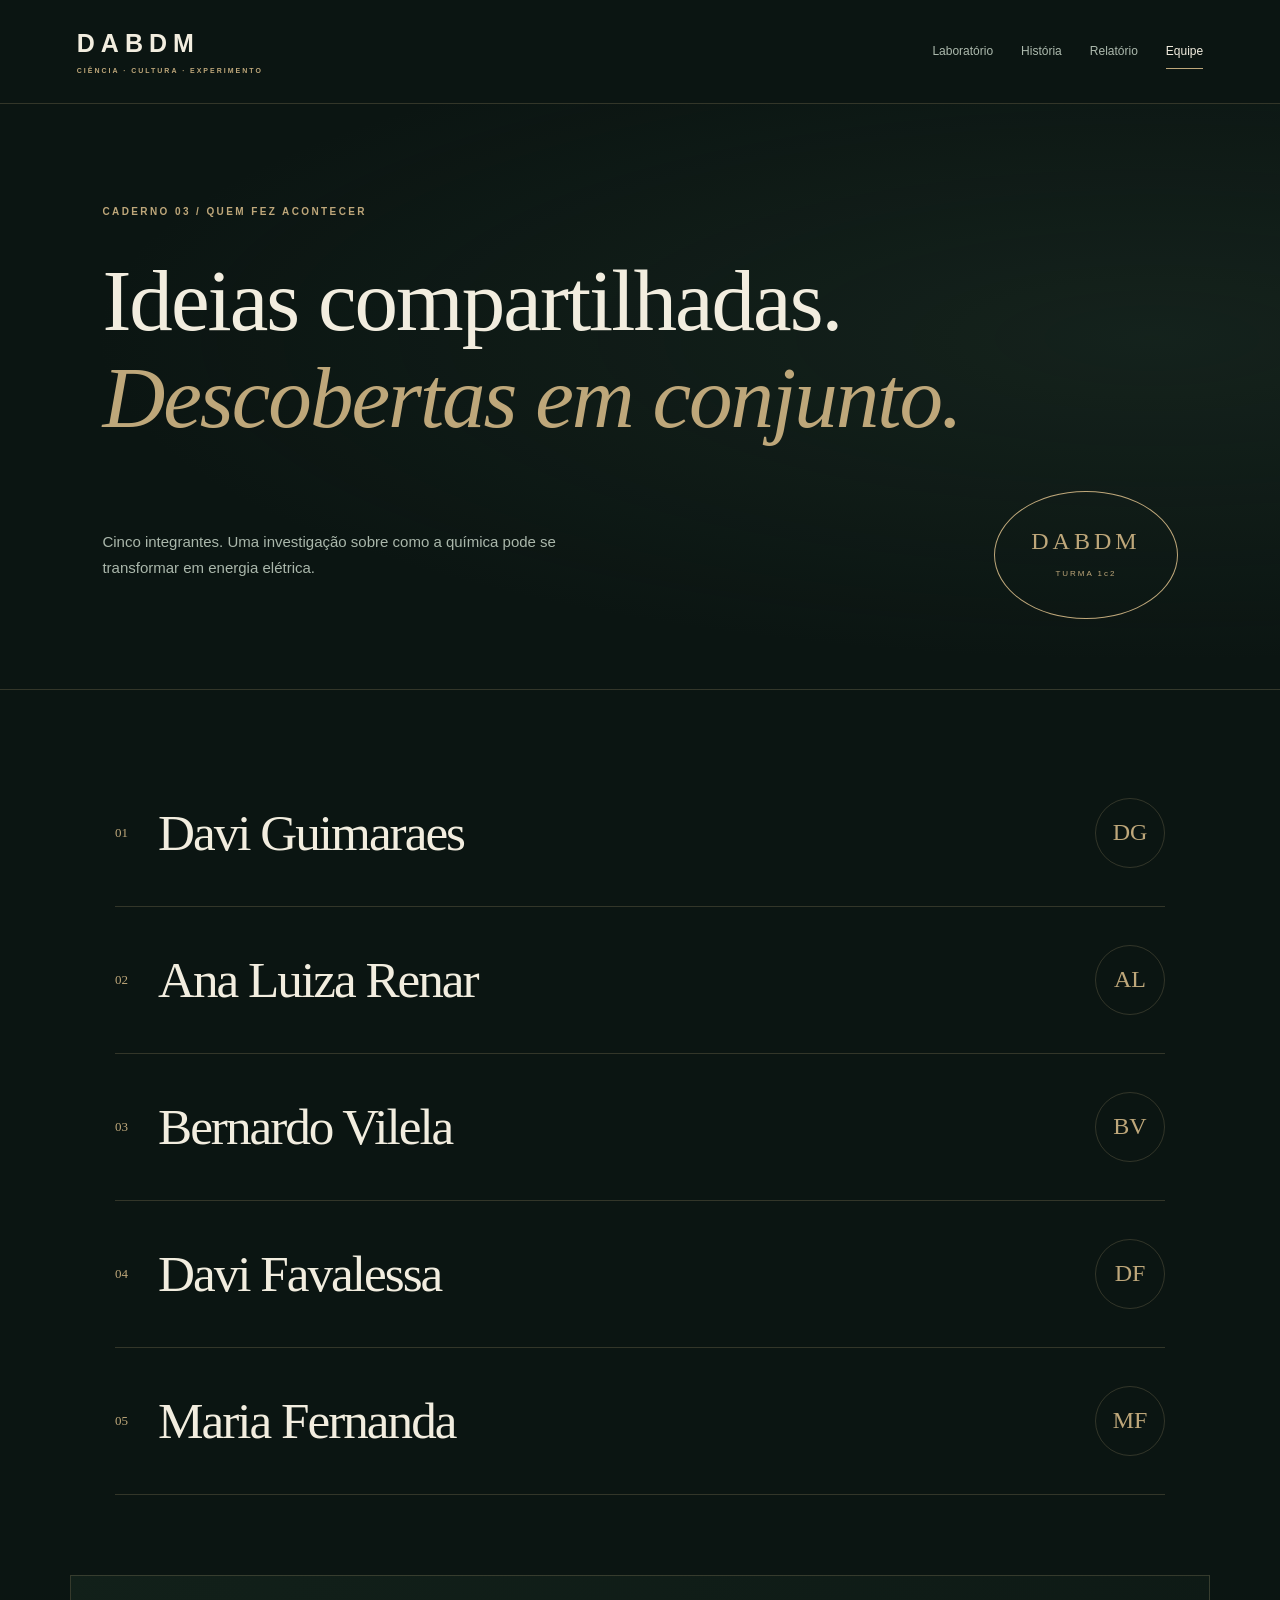
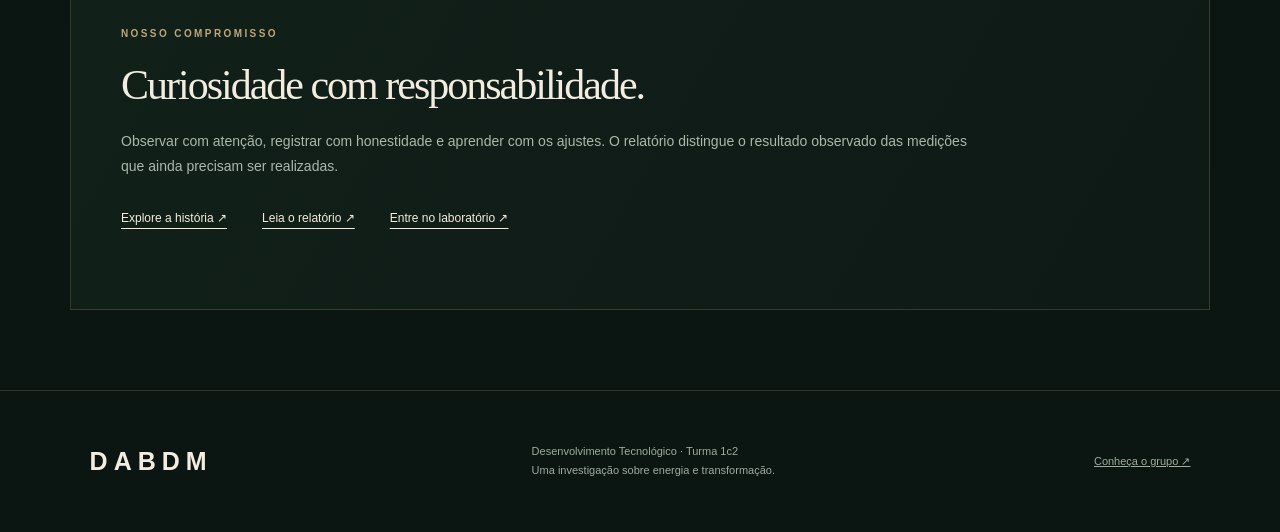
<file: data/equipe.html>
<!doctype html><html lang="pt-BR"><head><meta charset="UTF-8"><meta name="viewport" content="width=device-width,initial-scale=1,viewport-fit=cover"><meta name="theme-color" content="#101f1b"><title>Equipe · DABDM</title><link rel="icon" href="favicon.svg"><link rel="stylesheet" href="editorial.css"><script src="editorial.js" defer></script></head><body class="editorial"><a class="skip" href="#conteudo">Pular para o conteúdo</a><header class="editorial-nav"><a class="wordmark" href="index.html">DABDM<span>CIÊNCIA · CULTURA · EXPERIMENTO</span></a><nav aria-label="Navegação principal"><a href="index.html">Laboratório</a><a href="historia.html">História</a><a href="relatorio.html">Relatório</a><a href="equipe.html" aria-current="page">Equipe</a></nav></header><main id="conteudo"><section class="editorial-hero"><div class="eyeline">CADERNO 03 / QUEM FEZ ACONTECER</div><h1>Ideias compartilhadas.<br><em>Descobertas em conjunto.</em></h1><div class="hero-bottom"><p>Cinco integrantes. Uma investigação sobre como a química pode se transformar em energia elétrica.</p><span class="team-seal">DABDM<br><small>TURMA 1c2</small></span></div></section><section class="team-list" aria-label="Integrantes do grupo"><article class="team-member"><span class="member-index">01</span><h2>Davi Guimaraes</h2><span class="member-mark" aria-hidden="true">DG</span></article><article class="team-member"><span class="member-index">02</span><h2>Ana Luiza Renar</h2><span class="member-mark" aria-hidden="true">AL</span></article><article class="team-member"><span class="member-index">03</span><h2>Bernardo Vilela</h2><span class="member-mark" aria-hidden="true">BV</span></article><article class="team-member"><span class="member-index">04</span><h2>Davi Favalessa</h2><span class="member-mark" aria-hidden="true">DF</span></article><article class="team-member"><span class="member-index">05</span><h2>Maria Fernanda</h2><span class="member-mark" aria-hidden="true">MF</span></article></section><section class="source-panel"><div class="eyeline">NOSSO COMPROMISSO</div><h2>Curiosidade com responsabilidade.</h2><p>Observar com atenção, registrar com honestidade e aprender com os ajustes. O relatório distingue o resultado observado das medições que ainda precisam ser realizadas.</p><div class="source-links"><a href="historia.html">Explore a história ↗</a><a href="relatorio.html">Leia o relatório ↗</a><a href="index.html">Entre no laboratório ↗</a></div></section></main><footer class="editorial-footer"><a class="wordmark" href="index.html">DABDM</a><p>Desenvolvimento Tecnológico · Turma 1c2<br>Uma investigação sobre energia e transformação.</p><a href="equipe.html">Conheça o grupo ↗</a></footer></body></html>
</file>
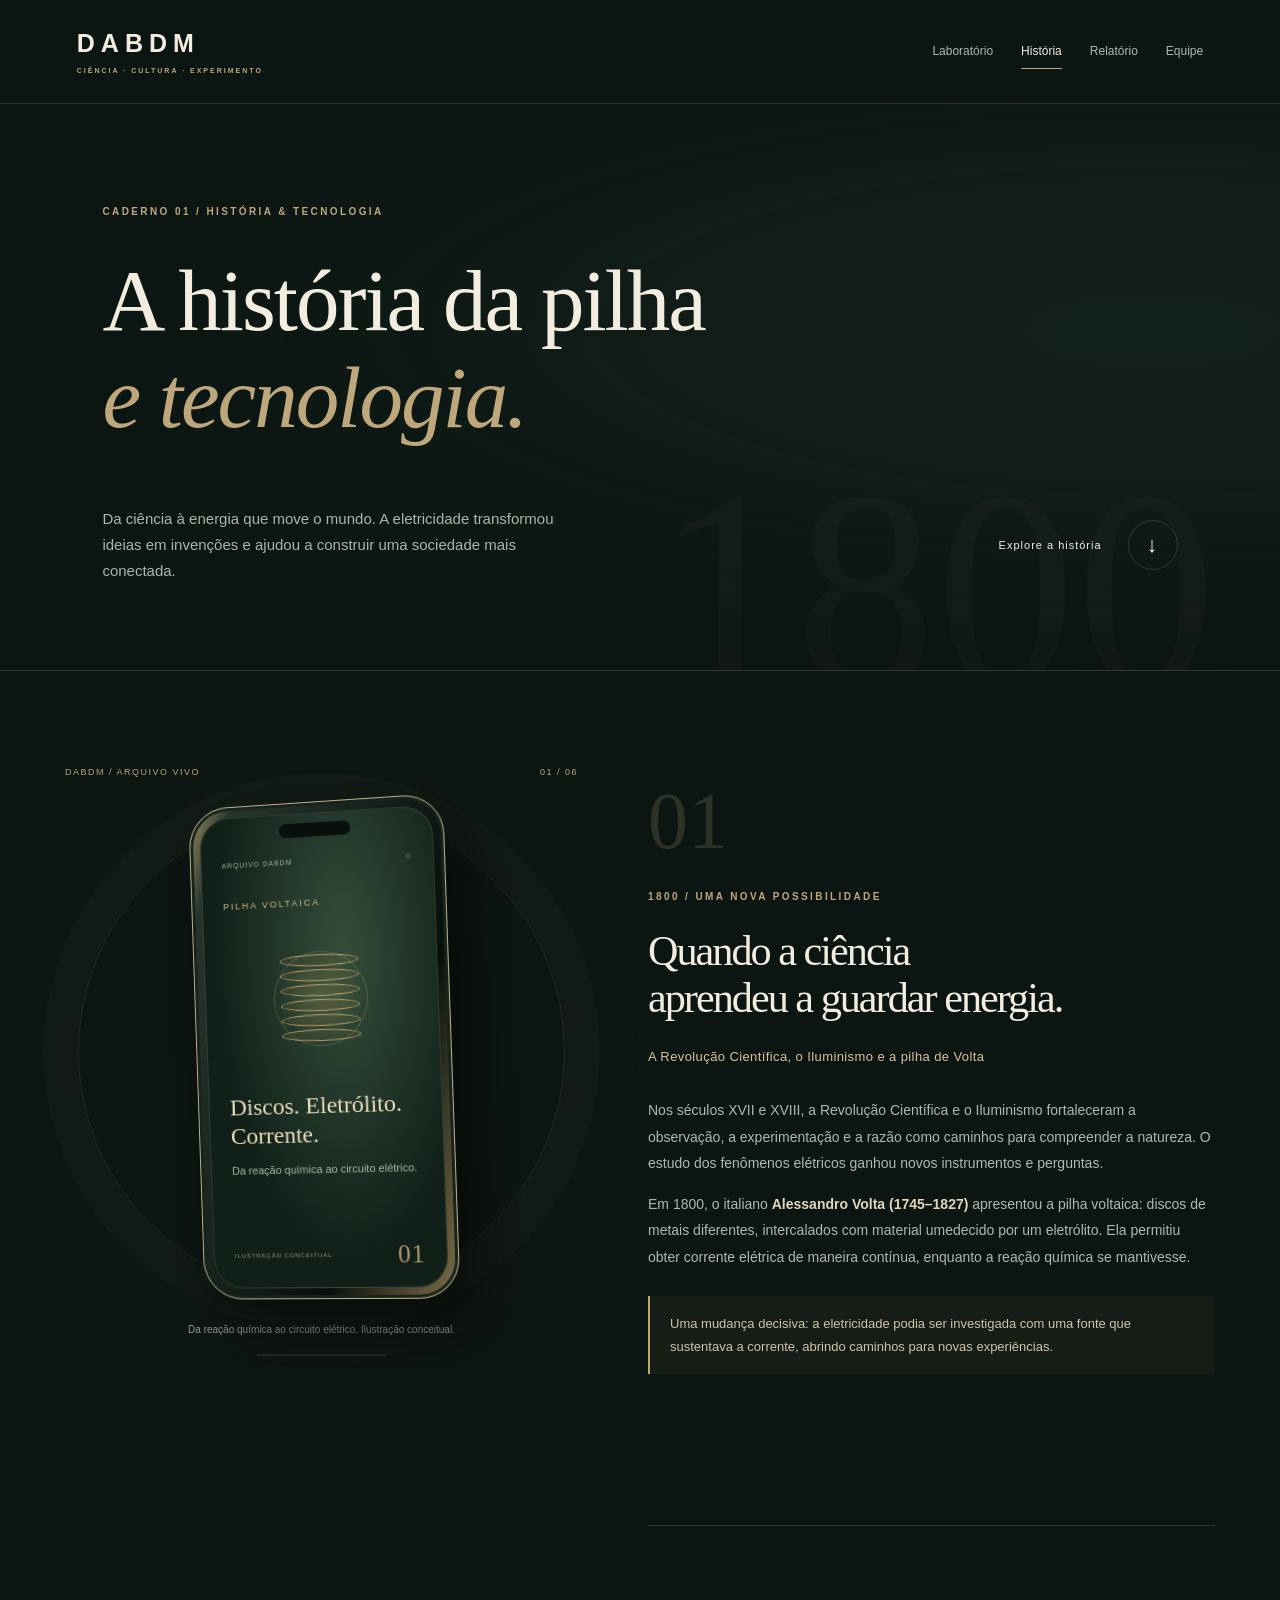
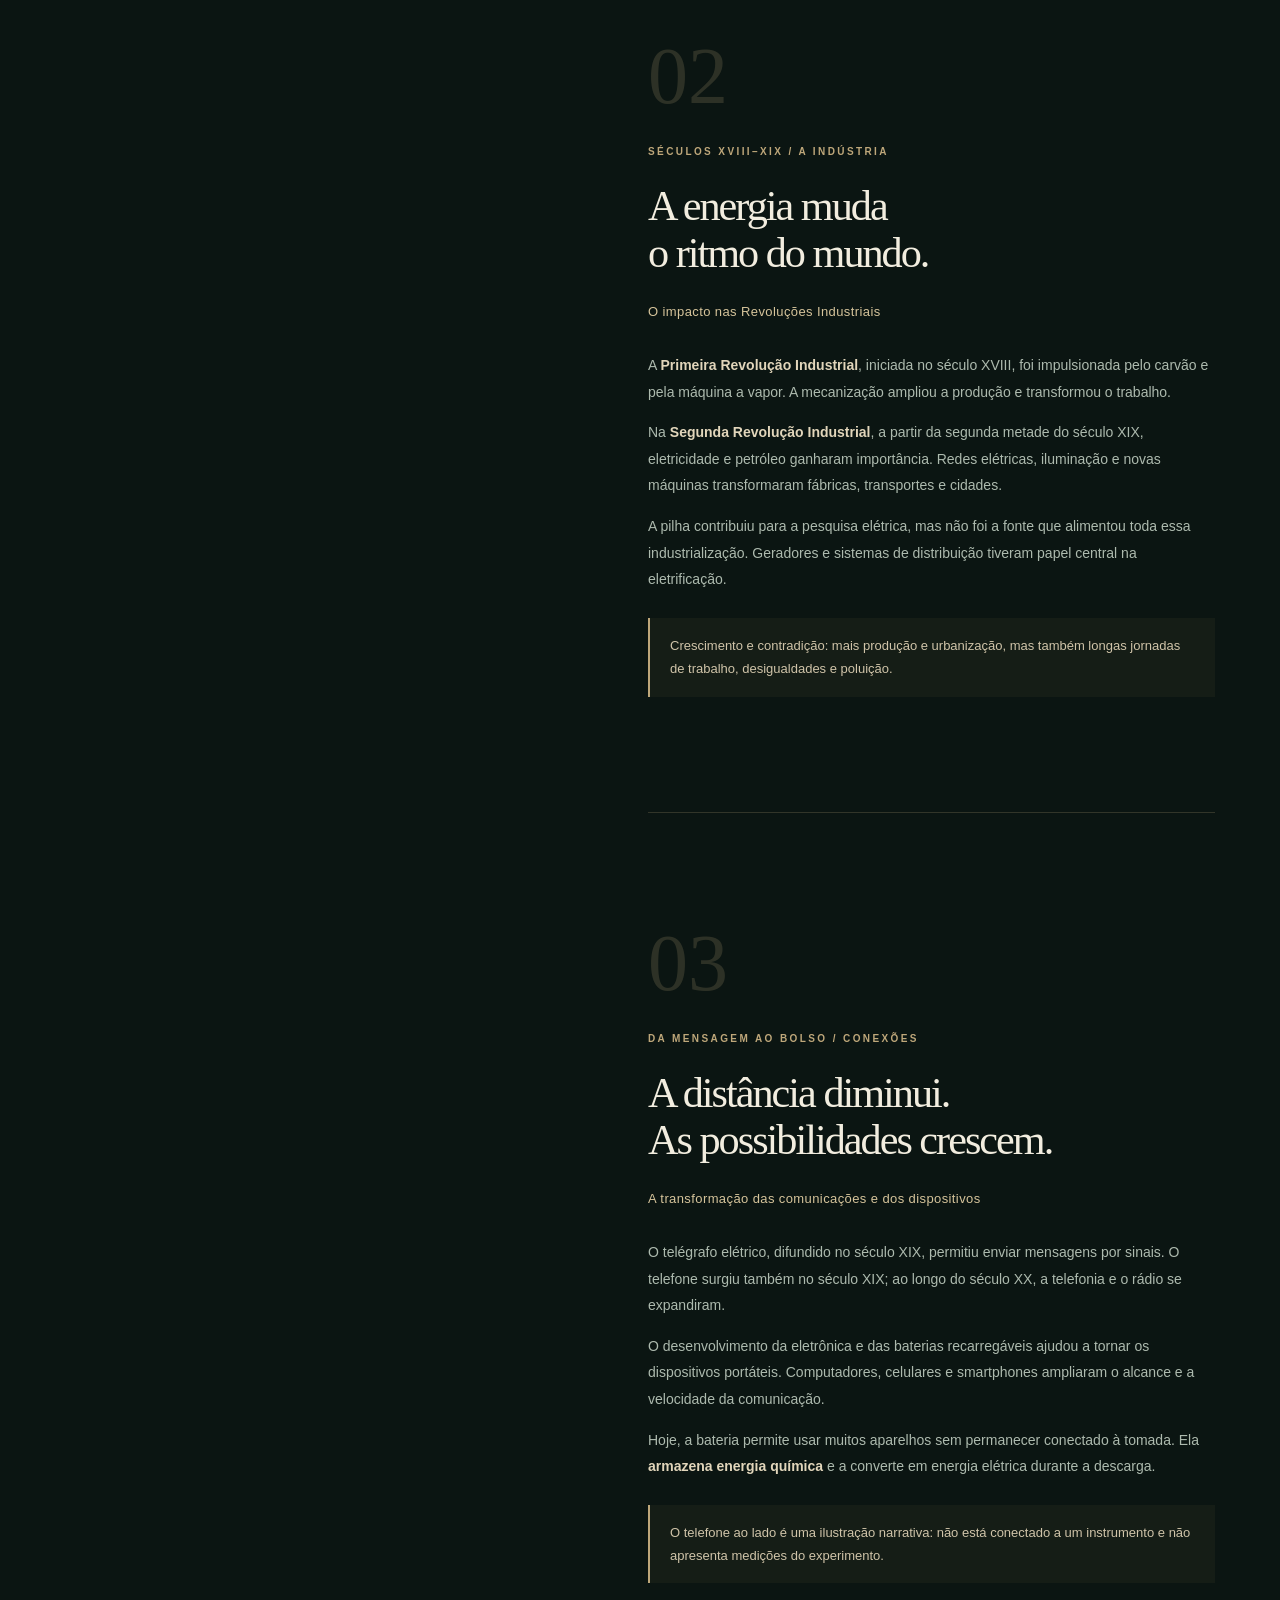
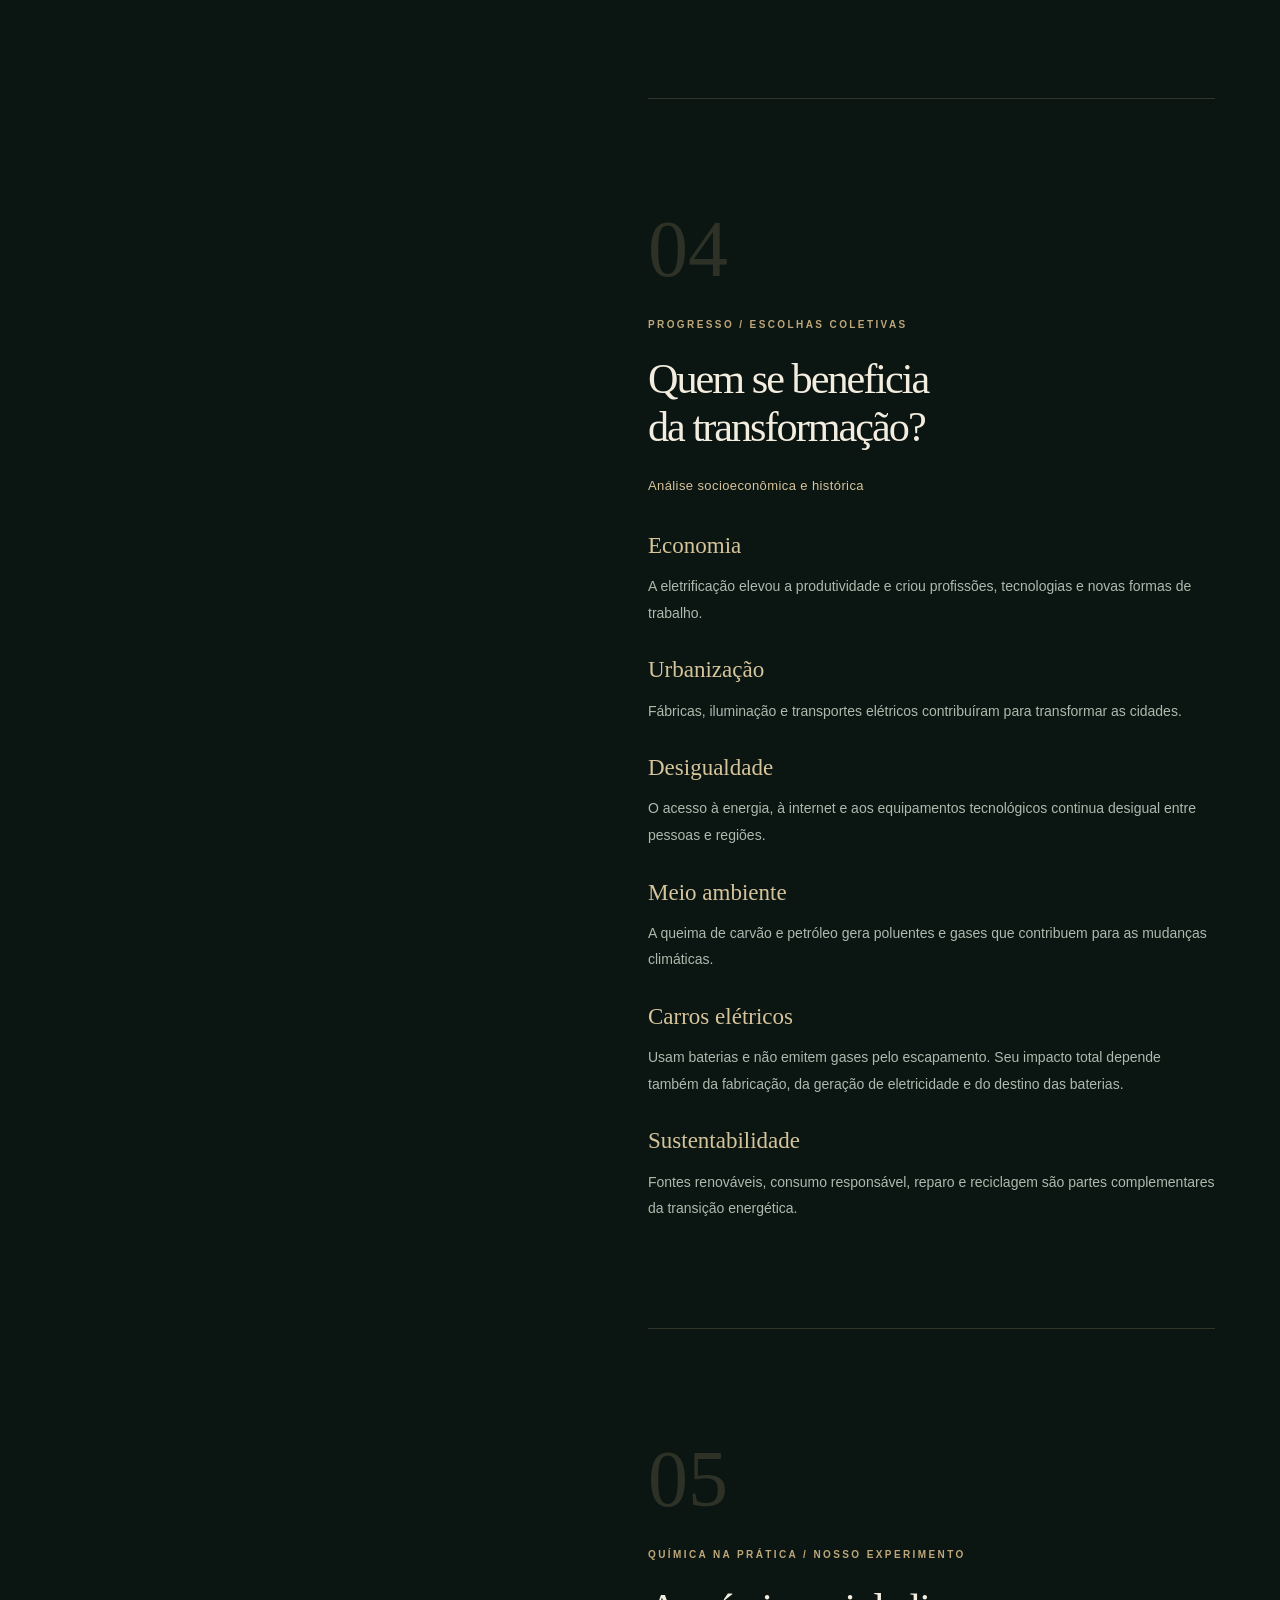
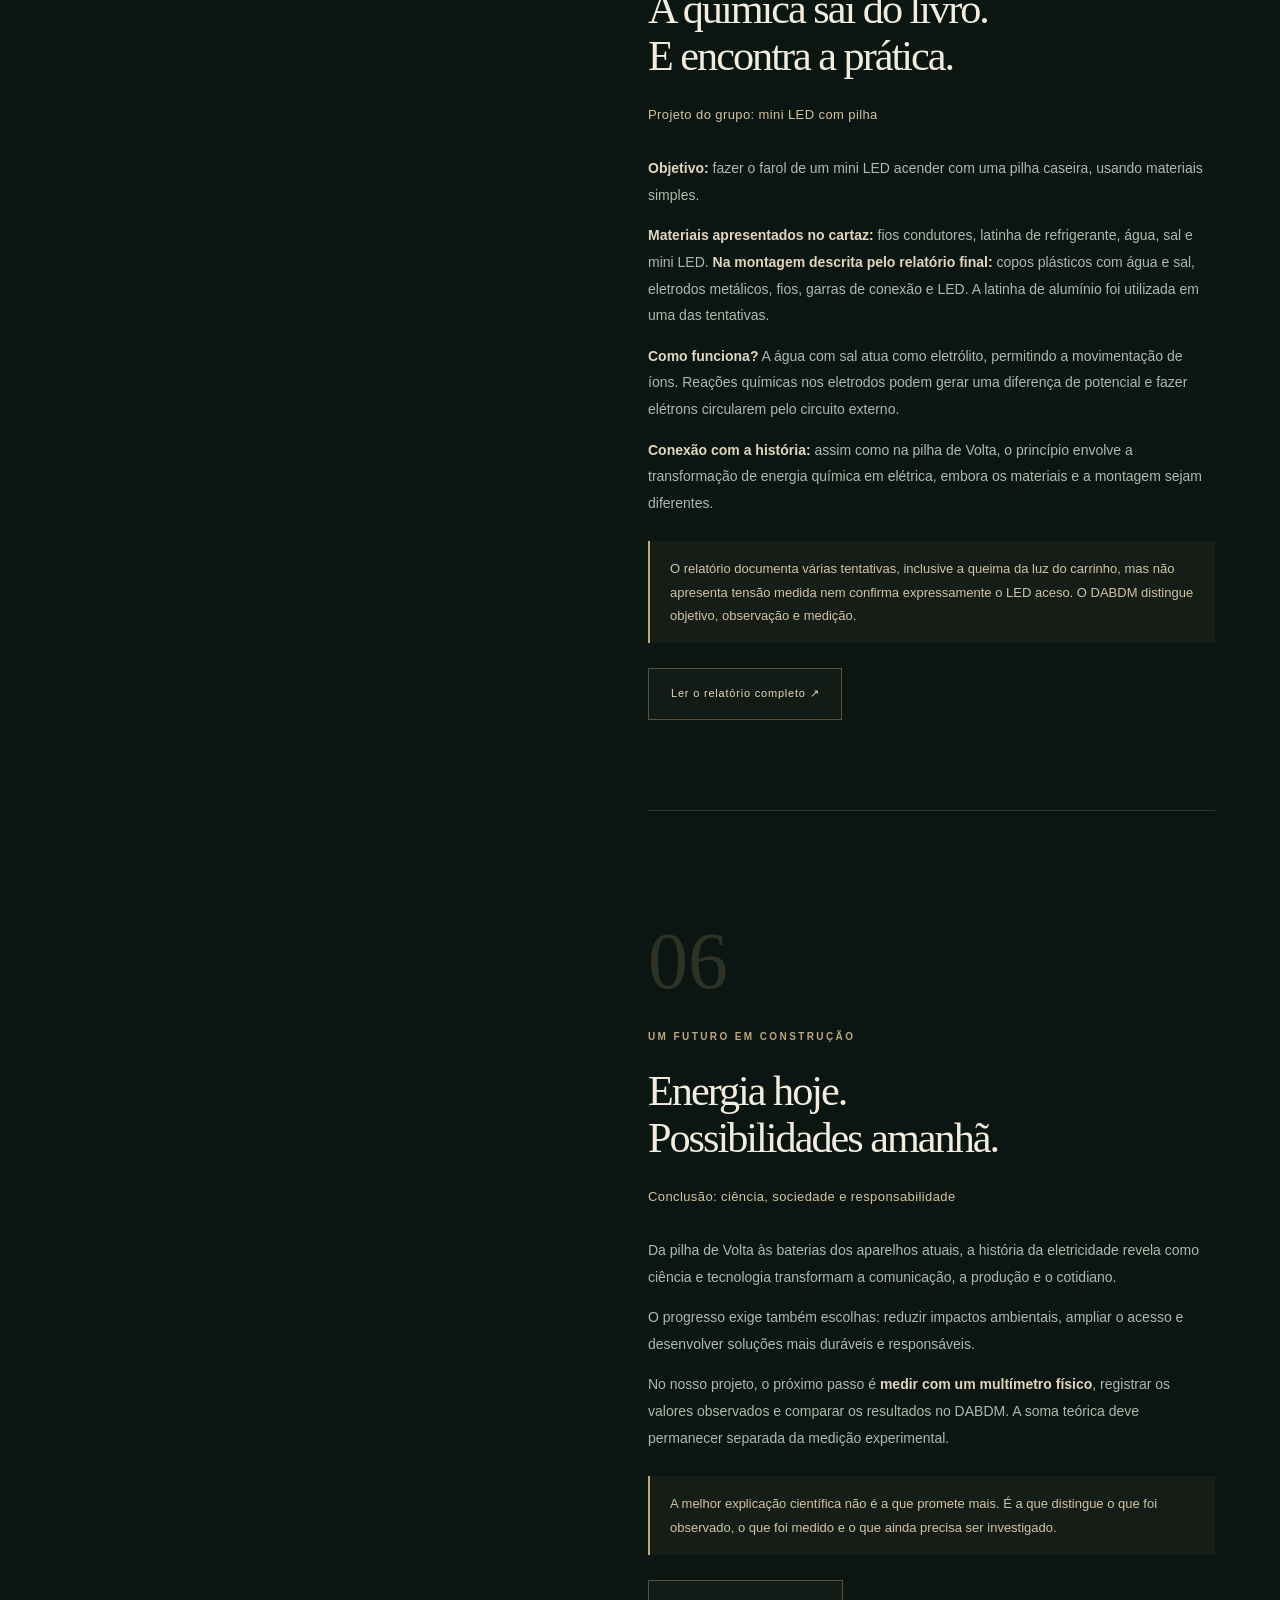
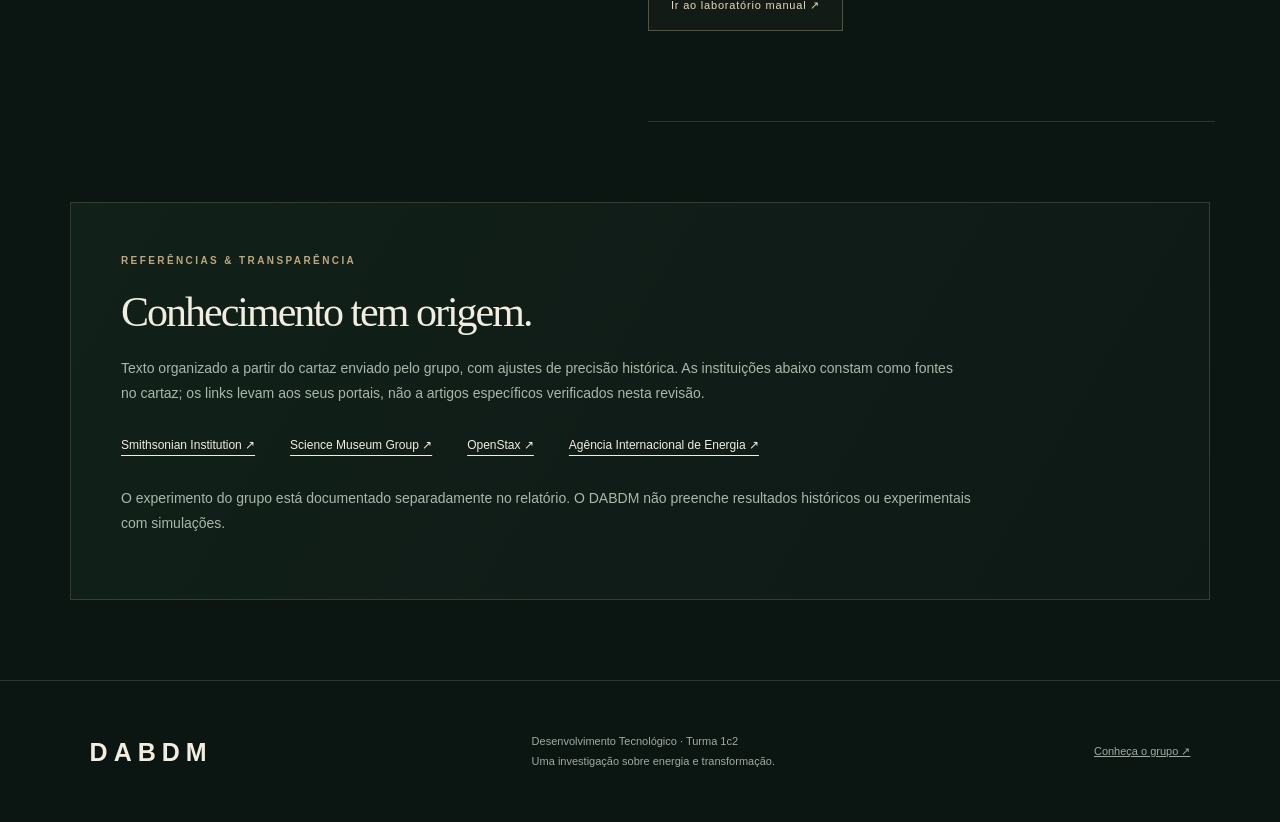
<file: data/historia.html>
<!doctype html><html lang="pt-BR"><head><meta charset="UTF-8"><meta name="viewport" content="width=device-width,initial-scale=1,viewport-fit=cover"><meta name="theme-color" content="#101f1b"><title>A história da pilha e tecnologia · DABDM</title><link rel="icon" href="favicon.svg"><link rel="stylesheet" href="editorial.css"><script src="editorial.js" defer></script></head><body class="editorial"><a class="skip" href="#conteudo">Pular para o conteúdo</a><header class="editorial-nav"><a class="wordmark" href="index.html">DABDM<span>CIÊNCIA · CULTURA · EXPERIMENTO</span></a><nav aria-label="Navegação principal"><a href="index.html">Laboratório</a><a href="historia.html" aria-current="page">História</a><a href="relatorio.html">Relatório</a><a href="equipe.html">Equipe</a></nav></header><main id="conteudo"><section class="editorial-hero"><div class="eyeline">CADERNO 01 / HISTÓRIA & TECNOLOGIA</div><h1>A história da pilha<br><em>e tecnologia.</em></h1><div class="hero-bottom"><p>Da ciência à energia que move o mundo. A eletricidade transformou ideias em invenções e ajudou a construir uma sociedade mais conectada.</p><a href="#capitulo-1" class="scroll-cue">Explore a história <span>↓</span></a></div><span class="hero-watermark" aria-hidden="true">1800</span></section><div class="story-layout"><aside class="phone-stage" aria-label="Ilustração que acompanha os capítulos"><div class="stage-top"><span>DABDM / ARQUIVO VIVO</span><span id="chapterCounter">01 / 06</span></div><div class="phone-orbit"></div><div class="phone" id="storyPhone"><div class="phone-speaker"></div><div class="phone-screen"><div class="screen-status"><span>ARQUIVO DABDM</span><span>◇</span></div><span id="phoneEra">PILHA VOLTAICA</span><div class="phone-visual" aria-hidden="true"><div class="energy-core"></div><i></i><i></i><i></i><i></i><i></i><i></i><svg viewBox="0 0 180 110"><path d="M5 65h30l14-35 24 65 22-74 20 44h60"/></svg></div><h3 id="phoneHeadline">Discos. Eletrólito. Corrente.</h3><p id="phoneCaption">Da reação química ao circuito elétrico.</p><div class="phone-bottom"><span>ILUSTRAÇÃO CONCEITUAL</span><b id="phoneChapter">01</b></div></div></div><p class="stage-note">O tempo avança com a sua rolagem.<br>Ilustração sem dados experimentais.</p><div class="story-progress"><span id="storyProgress"></span></div></aside><div class="story-chapters"><section class="story-chapter" id="capitulo-1" data-era="PILHA VOLTAICA" data-headline="Discos. Eletrólito. Corrente." data-caption="Da reação química ao circuito elétrico."><div class="chapter-number">01</div><div class="eyeline">1800 / UMA NOVA POSSIBILIDADE</div><h2>Quando a ciência<br>aprendeu a guardar energia.</h2><h3>A Revolução Científica, o Iluminismo e a pilha de Volta</h3><p>Nos séculos XVII e XVIII, a Revolução Científica e o Iluminismo fortaleceram a observação, a experimentação e a razão como caminhos para compreender a natureza. O estudo dos fenômenos elétricos ganhou novos instrumentos e perguntas.</p><p>Em 1800, o italiano <strong>Alessandro Volta (1745–1827)</strong> apresentou a pilha voltaica: discos de metais diferentes, intercalados com material umedecido por um eletrólito. Ela permitiu obter corrente elétrica de maneira contínua, enquanto a reação química se mantivesse.</p><aside>Uma mudança decisiva: a eletricidade podia ser investigada com uma fonte que sustentava a corrente, abrindo caminhos para novas experiências.</aside></section><section class="story-chapter" id="capitulo-2" data-era="NOVOS RITMOS" data-headline="Produção. Cidades. Transformação." data-caption="A eletrificação vai além das baterias."><div class="chapter-number">02</div><div class="eyeline">SÉCULOS XVIII–XIX / A INDÚSTRIA</div><h2>A energia muda<br>o ritmo do mundo.</h2><h3>O impacto nas Revoluções Industriais</h3><p>A <strong>Primeira Revolução Industrial</strong>, iniciada no século XVIII, foi impulsionada pelo carvão e pela máquina a vapor. A mecanização ampliou a produção e transformou o trabalho.</p><p>Na <strong>Segunda Revolução Industrial</strong>, a partir da segunda metade do século XIX, eletricidade e petróleo ganharam importância. Redes elétricas, iluminação e novas máquinas transformaram fábricas, transportes e cidades.</p><p>A pilha contribuiu para a pesquisa elétrica, mas não foi a fonte que alimentou toda essa industrialização. Geradores e sistemas de distribuição tiveram papel central na eletrificação.</p><aside>Crescimento e contradição: mais produção e urbanização, mas também longas jornadas de trabalho, desigualdades e poluição.</aside></section><section class="story-chapter" id="capitulo-3" data-era="CONEXÕES" data-headline="Telégrafo → telefone → smartphone" data-caption="Tecnologia que acompanha as pessoas."><div class="chapter-number">03</div><div class="eyeline">DA MENSAGEM AO BOLSO / CONEXÕES</div><h2>A distância diminui.<br>As possibilidades crescem.</h2><h3>A transformação das comunicações e dos dispositivos</h3><p>O telégrafo elétrico, difundido no século XIX, permitiu enviar mensagens por sinais. O telefone surgiu também no século XIX; ao longo do século XX, a telefonia e o rádio se expandiram.</p><p>O desenvolvimento da eletrônica e das baterias recarregáveis ajudou a tornar os dispositivos portáteis. Computadores, celulares e smartphones ampliaram o alcance e a velocidade da comunicação.</p><p>Hoje, a bateria permite usar muitos aparelhos sem permanecer conectado à tomada. Ela <strong>armazena energia química</strong> e a converte em energia elétrica durante a descarga.</p><aside>O telefone ao lado é uma ilustração narrativa: não está conectado a um instrumento e não apresenta medições do experimento.</aside></section><section class="story-chapter" id="capitulo-4" data-era="ESCOLHAS" data-headline="Acesso. Responsabilidade. Futuro." data-caption="Inovação também é uma questão social."><div class="chapter-number">04</div><div class="eyeline">PROGRESSO / ESCOLHAS COLETIVAS</div><h2>Quem se beneficia<br>da transformação?</h2><h3>Análise socioeconômica e histórica</h3><dl class="topic-list"><dt>Economia</dt><dd>A eletrificação elevou a produtividade e criou profissões, tecnologias e novas formas de trabalho.</dd><dt>Urbanização</dt><dd>Fábricas, iluminação e transportes elétricos contribuíram para transformar as cidades.</dd><dt>Desigualdade</dt><dd>O acesso à energia, à internet e aos equipamentos tecnológicos continua desigual entre pessoas e regiões.</dd><dt>Meio ambiente</dt><dd>A queima de carvão e petróleo gera poluentes e gases que contribuem para as mudanças climáticas.</dd><dt>Carros elétricos</dt><dd>Usam baterias e não emitem gases pelo escapamento. Seu impacto total depende também da fabricação, da geração de eletricidade e do destino das baterias.</dd><dt>Sustentabilidade</dt><dd>Fontes renováveis, consumo responsável, reparo e reciclagem são partes complementares da transição energética.</dd></dl></section><section class="story-chapter" id="capitulo-5" data-era="EXPERIMENTO" data-headline="Água. Sal. Eletrodos. LED." data-caption="Do cartaz à montagem relatada."><div class="chapter-number">05</div><div class="eyeline">QUÍMICA NA PRÁTICA / NOSSO EXPERIMENTO</div><h2>A química sai do livro.<br>E encontra a prática.</h2><h3>Projeto do grupo: mini LED com pilha</h3><p><strong>Objetivo:</strong> fazer o farol de um mini LED acender com uma pilha caseira, usando materiais simples.</p><p><strong>Materiais apresentados no cartaz:</strong> fios condutores, latinha de refrigerante, água, sal e mini LED. <strong>Na montagem descrita pelo relatório final:</strong> copos plásticos com água e sal, eletrodos metálicos, fios, garras de conexão e LED. A latinha de alumínio foi utilizada em uma das tentativas.</p><p><strong>Como funciona?</strong> A água com sal atua como eletrólito, permitindo a movimentação de íons. Reações químicas nos eletrodos podem gerar uma diferença de potencial e fazer elétrons circularem pelo circuito externo.</p><p><strong>Conexão com a história:</strong> assim como na pilha de Volta, o princípio envolve a transformação de energia química em elétrica, embora os materiais e a montagem sejam diferentes.</p><aside>O relatório documenta várias tentativas, inclusive a queima da luz do carrinho, mas não apresenta tensão medida nem confirma expressamente o LED aceso. O DABDM distingue objetivo, observação e medição.</aside><a class="editorial-button" href="relatorio.html">Ler o relatório completo ↗</a></section><section class="story-chapter" id="capitulo-6" data-era="PRÓXIMO PASSO" data-headline="Medir. Registrar. Comparar." data-caption="Conhecimento sustentado por evidências."><div class="chapter-number">06</div><div class="eyeline">UM FUTURO EM CONSTRUÇÃO</div><h2>Energia hoje.<br>Possibilidades amanhã.</h2><h3>Conclusão: ciência, sociedade e responsabilidade</h3><p>Da pilha de Volta às baterias dos aparelhos atuais, a história da eletricidade revela como ciência e tecnologia transformam a comunicação, a produção e o cotidiano.</p><p>O progresso exige também escolhas: reduzir impactos ambientais, ampliar o acesso e desenvolver soluções mais duráveis e responsáveis.</p><p>No nosso projeto, o próximo passo é <strong>medir com um multímetro físico</strong>, registrar os valores observados e comparar os resultados no DABDM. A soma teórica deve permanecer separada da medição experimental.</p><aside>A melhor explicação científica não é a que promete mais. É a que distingue o que foi observado, o que foi medido e o que ainda precisa ser investigado.</aside><a class="editorial-button" href="index.html#registrar">Ir ao laboratório manual ↗</a></section></div></div><section class="source-panel"><div class="eyeline">REFERÊNCIAS & TRANSPARÊNCIA</div><h2>Conhecimento tem origem.</h2><p>Texto organizado a partir do cartaz enviado pelo grupo, com ajustes de precisão histórica. As instituições abaixo constam como fontes no cartaz; os links levam aos seus portais, não a artigos específicos verificados nesta revisão.</p><div class="source-links"><a href="https://www.si.edu/">Smithsonian Institution ↗</a><a href="https://collection.sciencemuseumgroup.org.uk/">Science Museum Group ↗</a><a href="https://openstax.org/">OpenStax ↗</a><a href="https://www.iea.org/">Agência Internacional de Energia ↗</a></div><p>O experimento do grupo está documentado separadamente no relatório. O DABDM não preenche resultados históricos ou experimentais com simulações.</p></section></main><footer class="editorial-footer"><a class="wordmark" href="index.html">DABDM</a><p>Desenvolvimento Tecnológico · Turma 1c2<br>Uma investigação sobre energia e transformação.</p><a href="equipe.html">Conheça o grupo ↗</a></footer></body></html>
</file>
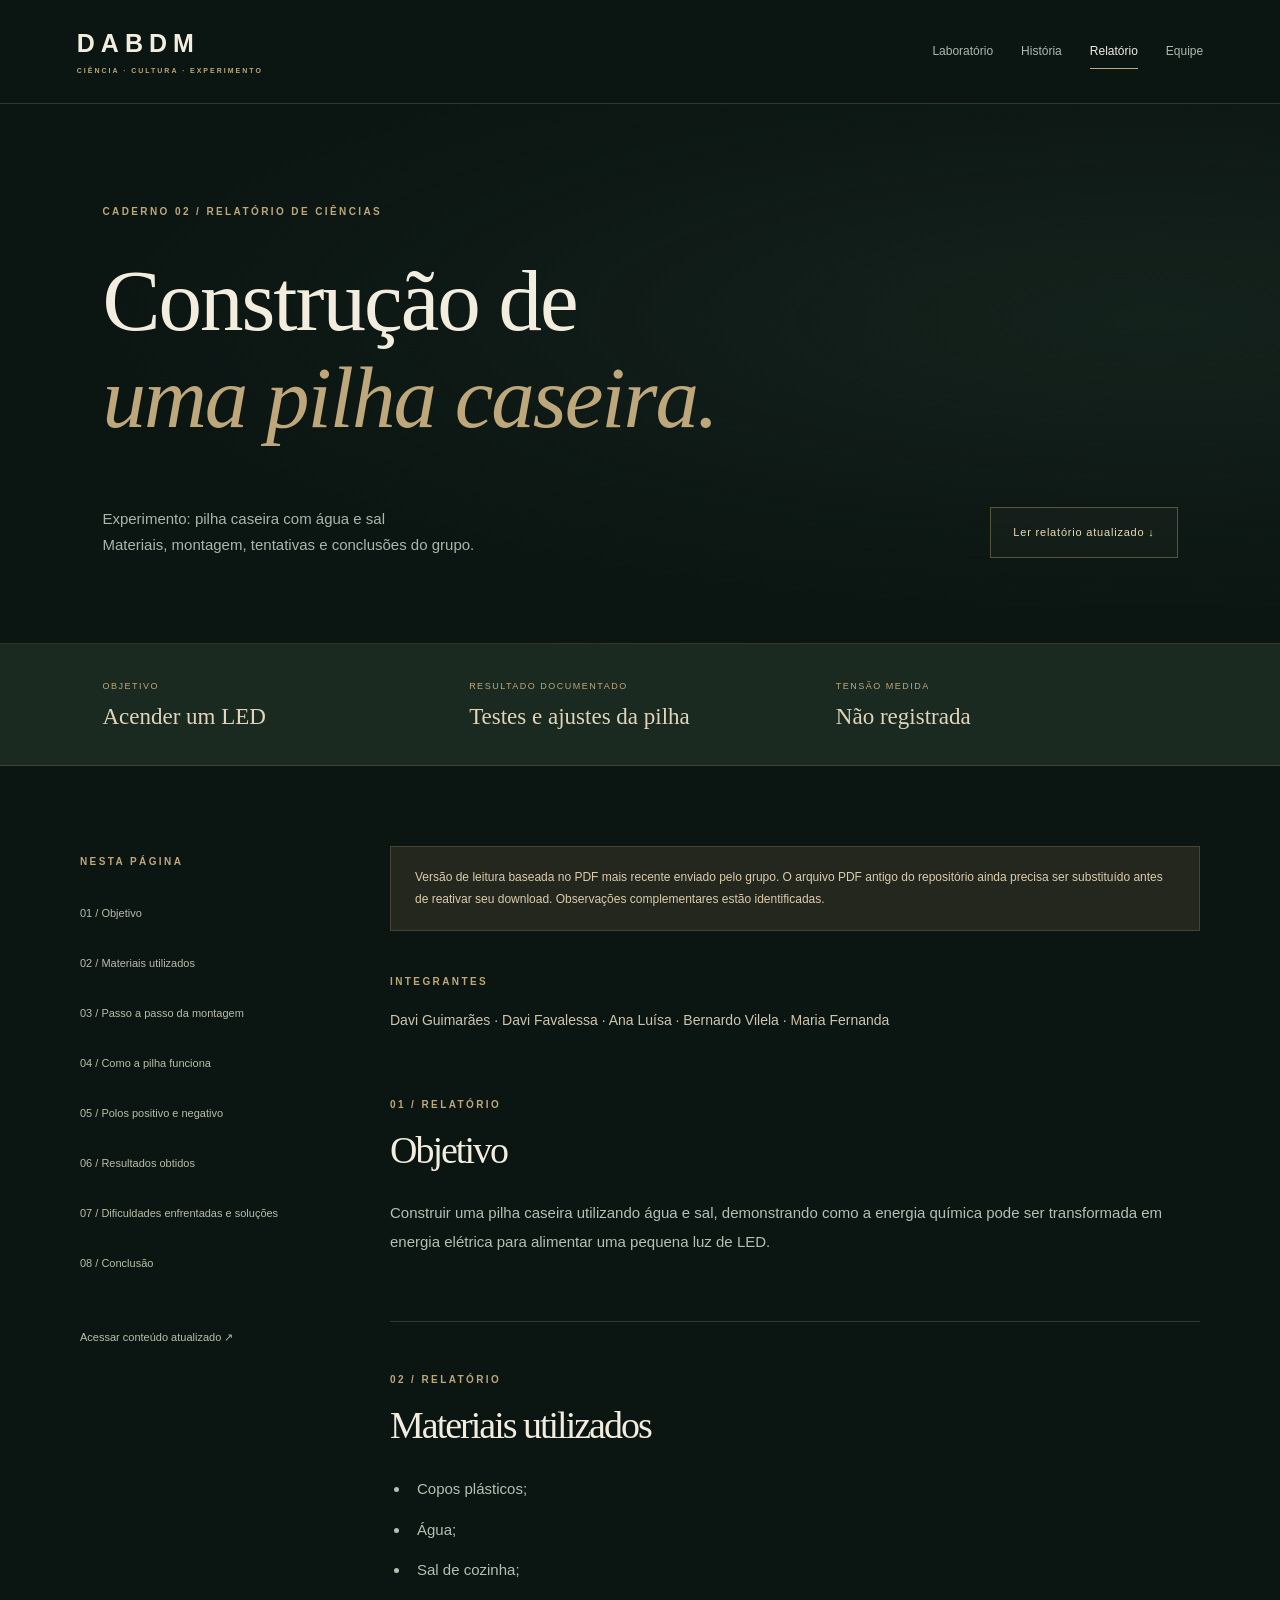
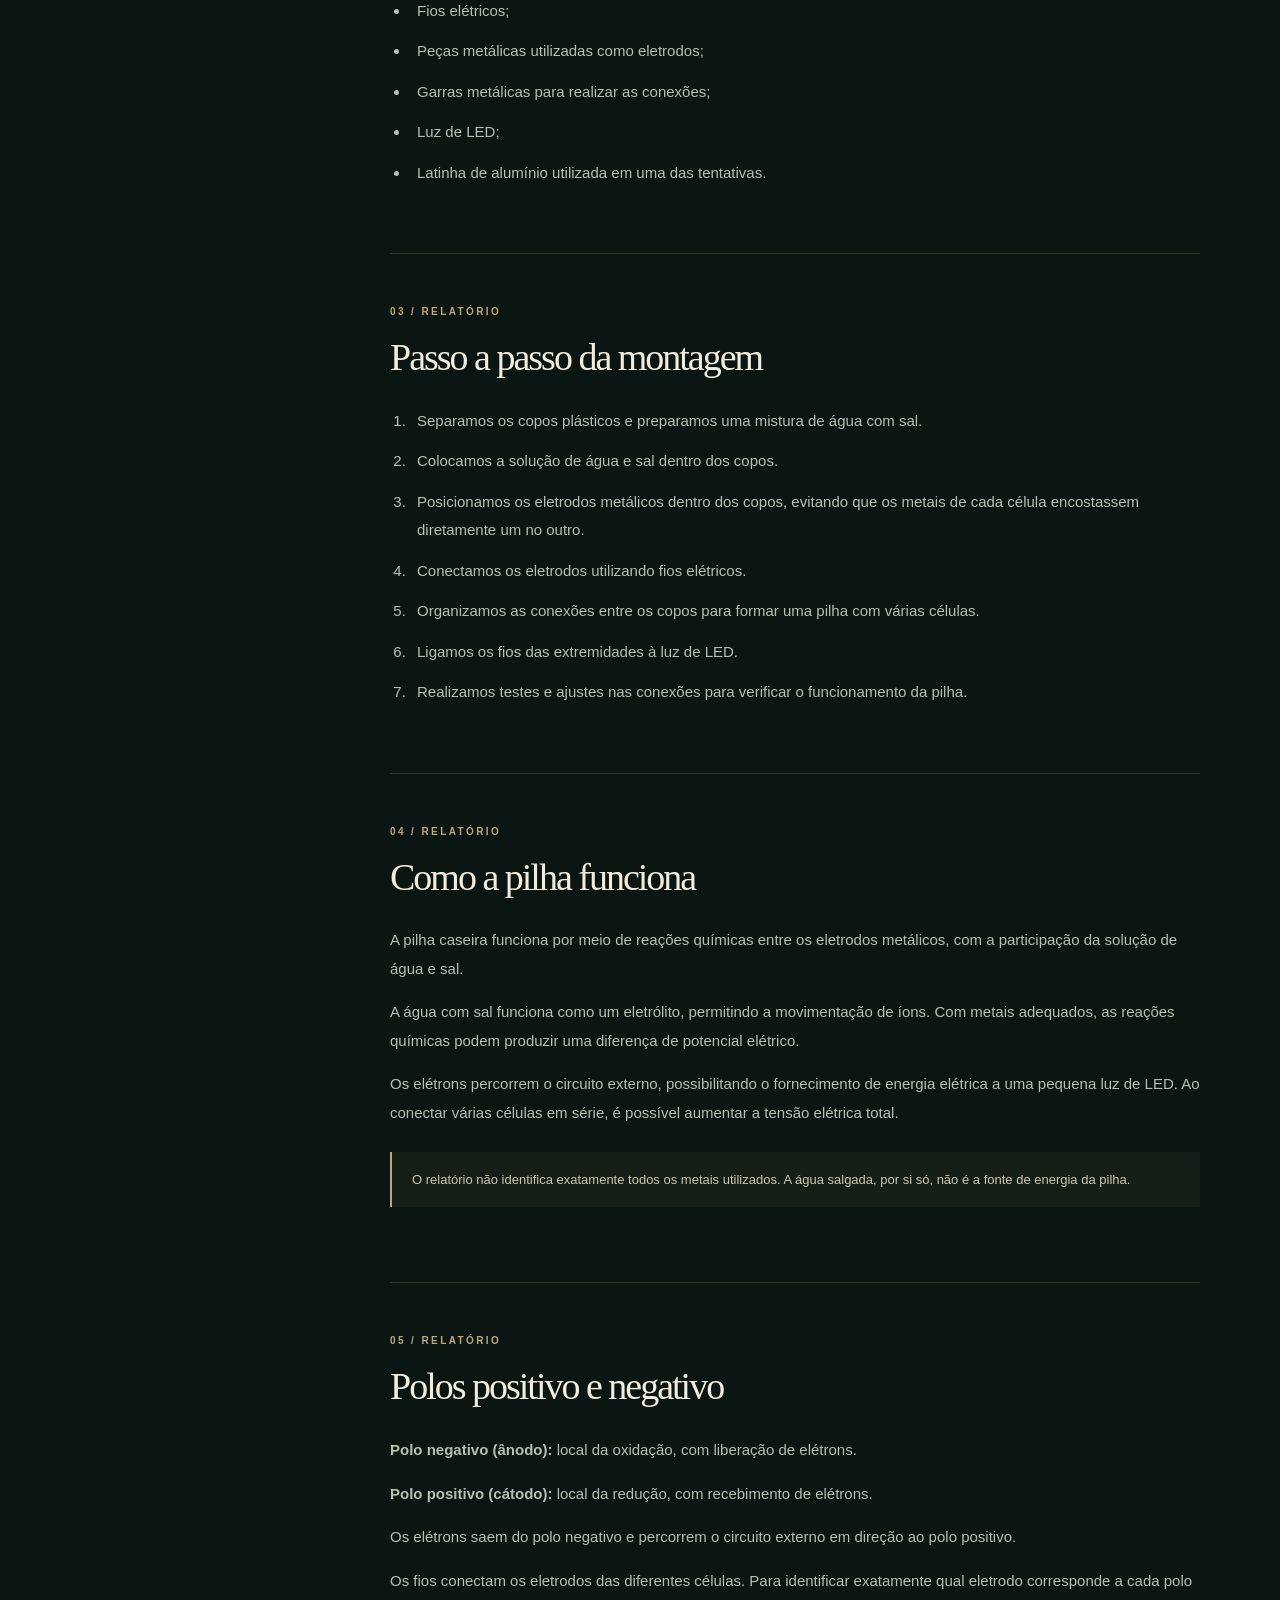
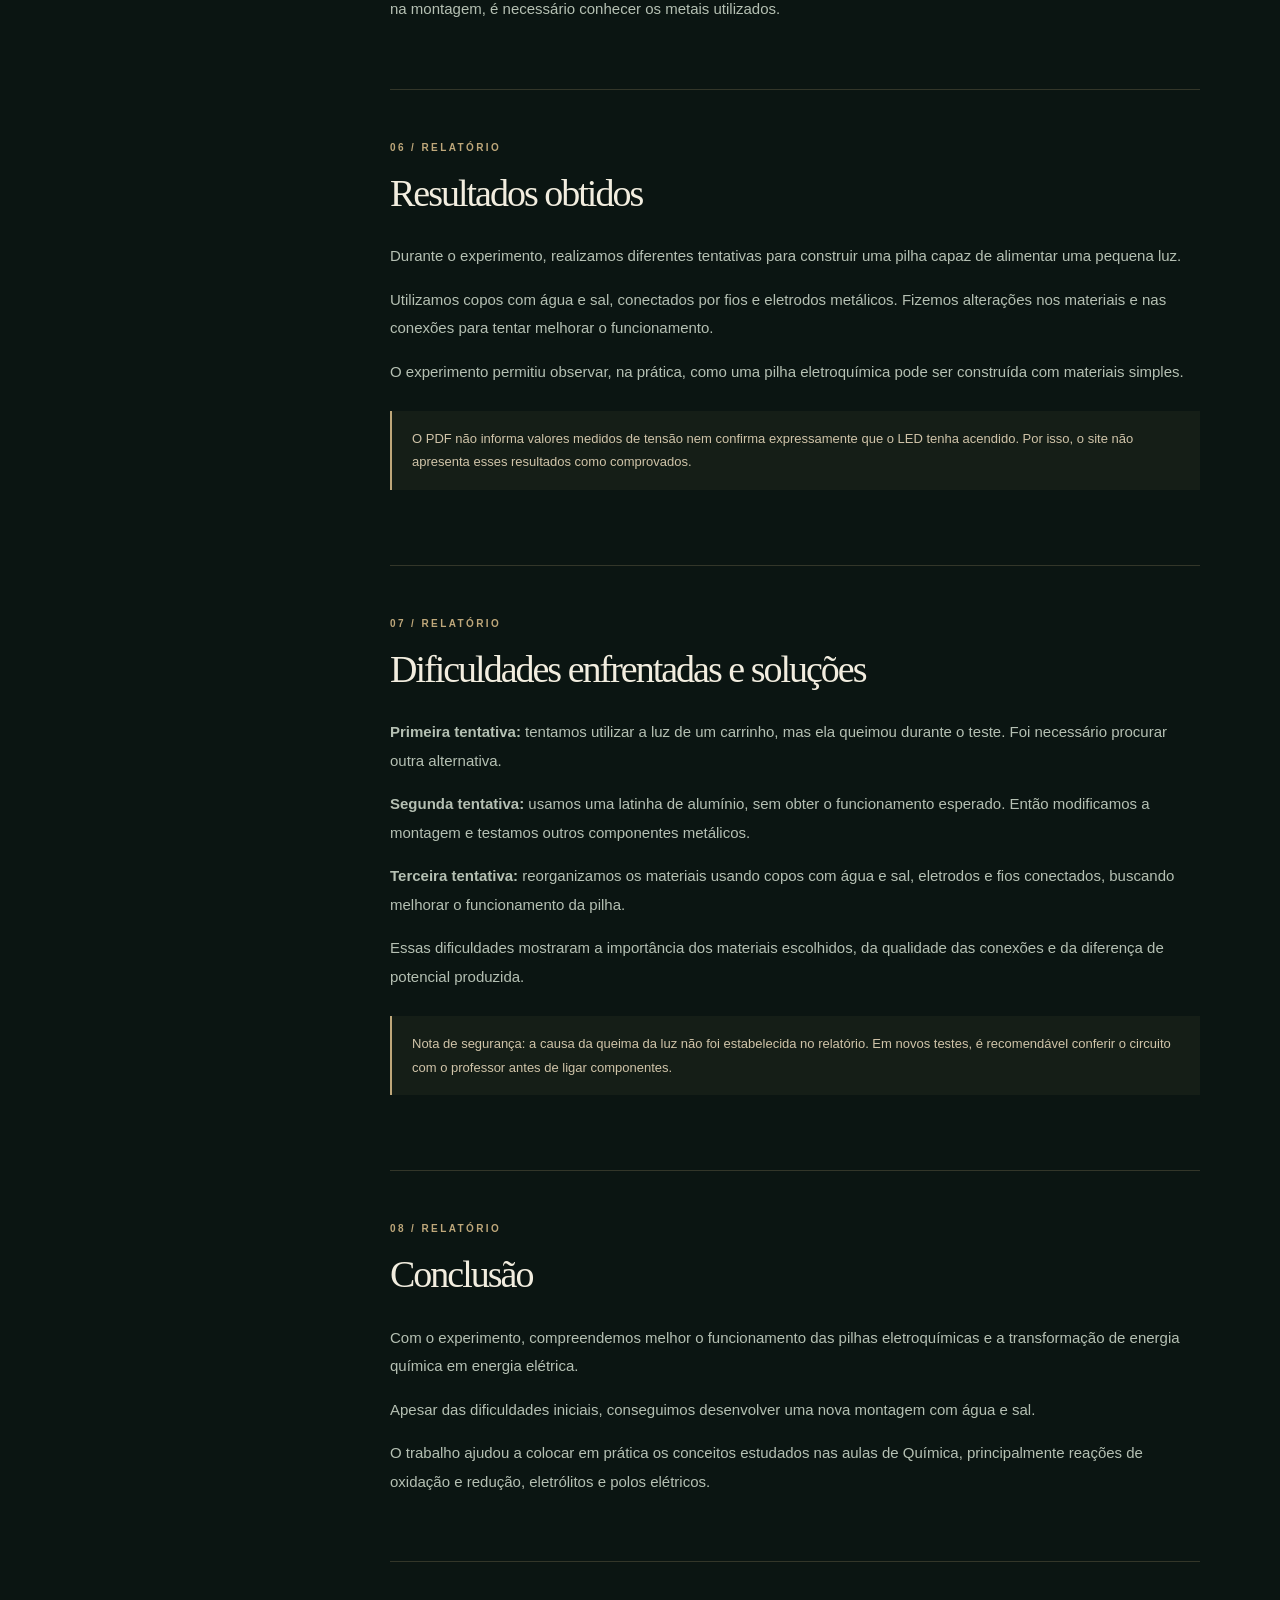
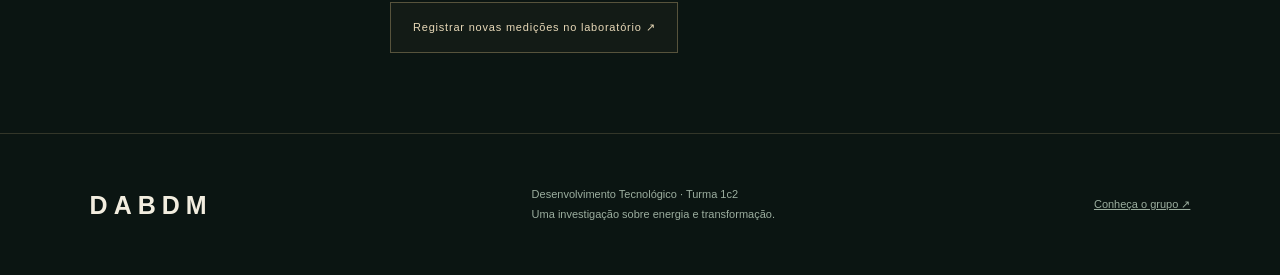
<file: data/relatorio.html>
<!doctype html><html lang="pt-BR"><head><meta charset="UTF-8"><meta name="viewport" content="width=device-width,initial-scale=1,viewport-fit=cover"><meta name="theme-color" content="#101f1b"><title>Relatório do experimento · DABDM</title><link rel="icon" href="favicon.svg"><link rel="stylesheet" href="editorial.css"><script src="editorial.js" defer></script></head><body class="editorial"><a class="skip" href="#conteudo">Pular para o conteúdo</a><header class="editorial-nav"><a class="wordmark" href="index.html">DABDM<span>CIÊNCIA · CULTURA · EXPERIMENTO</span></a><nav aria-label="Navegação principal"><a href="index.html">Laboratório</a><a href="historia.html">História</a><a href="relatorio.html" aria-current="page">Relatório</a><a href="equipe.html">Equipe</a></nav></header><main id="conteudo"><section class="editorial-hero report-hero"><div class="eyeline">CADERNO 02 / RELATÓRIO DE CIÊNCIAS</div><h1>Construção de<br><em>uma pilha caseira.</em></h1><div class="hero-bottom"><p>Experimento: pilha caseira com água e sal<br>Materiais, montagem, tentativas e conclusões do grupo.</p><a class="editorial-button" href="#relatorio-1">Ler relatório atualizado ↓</a></div></section><div class="report-summary"><div><span>OBJETIVO</span><strong>Acender um LED</strong></div><div><span>RESULTADO DOCUMENTADO</span><strong>Testes e ajustes da pilha</strong></div><div><span>TENSÃO MEDIDA</span><strong>Não registrada</strong></div></div><div class="report-layout"><aside class="report-index"><span class="eyeline">NESTA PÁGINA</span><nav aria-label="Seções do relatório"><a href="#relatorio-1">01 / Objetivo</a><a href="#relatorio-2">02 / Materiais utilizados</a><a href="#relatorio-3">03 / Passo a passo da montagem</a><a href="#relatorio-4">04 / Como a pilha funciona</a><a href="#relatorio-5">05 / Polos positivo e negativo</a><a href="#relatorio-6">06 / Resultados obtidos</a><a href="#relatorio-7">07 / Dificuldades enfrentadas e soluções</a><a href="#relatorio-8">08 / Conclusão</a></nav><a href="#relatorio-1">Acessar conteúdo atualizado ↗</a></aside><div class="report-body"><div class="editorial-note">Versão de leitura baseada no PDF mais recente enviado pelo grupo. O arquivo PDF antigo do repositório ainda precisa ser substituído antes de reativar seu download. Observações complementares estão identificadas.</div><div class="report-authors"><span class="eyeline">INTEGRANTES</span><p>Davi Guimarães · Davi Favalessa · Ana Luísa · Bernardo Vilela · Maria Fernanda</p></div><section class="report-section" id="relatorio-1"><div class="eyeline">01 / RELATÓRIO</div><h2>Objetivo</h2><p>Construir uma pilha caseira utilizando água e sal, demonstrando como a energia química pode ser transformada em energia elétrica para alimentar uma pequena luz de LED.</p></section><section class="report-section" id="relatorio-2"><div class="eyeline">02 / RELATÓRIO</div><h2>Materiais utilizados</h2><ul><li>Copos plásticos;</li><li>Água;</li><li>Sal de cozinha;</li><li>Fios elétricos;</li><li>Peças metálicas utilizadas como eletrodos;</li><li>Garras metálicas para realizar as conexões;</li><li>Luz de LED;</li><li>Latinha de alumínio utilizada em uma das tentativas.</li></ul></section><section class="report-section" id="relatorio-3"><div class="eyeline">03 / RELATÓRIO</div><h2>Passo a passo da montagem</h2><ol><li>Separamos os copos plásticos e preparamos uma mistura de água com sal.</li><li>Colocamos a solução de água e sal dentro dos copos.</li><li>Posicionamos os eletrodos metálicos dentro dos copos, evitando que os metais de cada célula encostassem diretamente um no outro.</li><li>Conectamos os eletrodos utilizando fios elétricos.</li><li>Organizamos as conexões entre os copos para formar uma pilha com várias células.</li><li>Ligamos os fios das extremidades à luz de LED.</li><li>Realizamos testes e ajustes nas conexões para verificar o funcionamento da pilha.</li></ol></section><section class="report-section" id="relatorio-4"><div class="eyeline">04 / RELATÓRIO</div><h2>Como a pilha funciona</h2><p>A pilha caseira funciona por meio de reações químicas entre os eletrodos metálicos, com a participação da solução de água e sal.</p><p>A água com sal funciona como um eletrólito, permitindo a movimentação de íons. Com metais adequados, as reações químicas podem produzir uma diferença de potencial elétrico.</p><p>Os elétrons percorrem o circuito externo, possibilitando o fornecimento de energia elétrica a uma pequena luz de LED. Ao conectar várias células em série, é possível aumentar a tensão elétrica total.</p><aside>O relatório não identifica exatamente todos os metais utilizados. A água salgada, por si só, não é a fonte de energia da pilha.</aside></section><section class="report-section" id="relatorio-5"><div class="eyeline">05 / RELATÓRIO</div><h2>Polos positivo e negativo</h2><p><strong>Polo negativo (ânodo):</strong> local da oxidação, com liberação de elétrons.</p><p><strong>Polo positivo (cátodo):</strong> local da redução, com recebimento de elétrons.</p><p>Os elétrons saem do polo negativo e percorrem o circuito externo em direção ao polo positivo.</p><p>Os fios conectam os eletrodos das diferentes células. Para identificar exatamente qual eletrodo corresponde a cada polo na montagem, é necessário conhecer os metais utilizados.</p></section><section class="report-section" id="relatorio-6"><div class="eyeline">06 / RELATÓRIO</div><h2>Resultados obtidos</h2><p>Durante o experimento, realizamos diferentes tentativas para construir uma pilha capaz de alimentar uma pequena luz.</p><p>Utilizamos copos com água e sal, conectados por fios e eletrodos metálicos. Fizemos alterações nos materiais e nas conexões para tentar melhorar o funcionamento.</p><p>O experimento permitiu observar, na prática, como uma pilha eletroquímica pode ser construída com materiais simples.</p><aside>O PDF não informa valores medidos de tensão nem confirma expressamente que o LED tenha acendido. Por isso, o site não apresenta esses resultados como comprovados.</aside></section><section class="report-section" id="relatorio-7"><div class="eyeline">07 / RELATÓRIO</div><h2>Dificuldades enfrentadas e soluções</h2><p><strong>Primeira tentativa:</strong> tentamos utilizar a luz de um carrinho, mas ela queimou durante o teste. Foi necessário procurar outra alternativa.</p><p><strong>Segunda tentativa:</strong> usamos uma latinha de alumínio, sem obter o funcionamento esperado. Então modificamos a montagem e testamos outros componentes metálicos.</p><p><strong>Terceira tentativa:</strong> reorganizamos os materiais usando copos com água e sal, eletrodos e fios conectados, buscando melhorar o funcionamento da pilha.</p><p>Essas dificuldades mostraram a importância dos materiais escolhidos, da qualidade das conexões e da diferença de potencial produzida.</p><aside>Nota de segurança: a causa da queima da luz não foi estabelecida no relatório. Em novos testes, é recomendável conferir o circuito com o professor antes de ligar componentes.</aside></section><section class="report-section" id="relatorio-8"><div class="eyeline">08 / RELATÓRIO</div><h2>Conclusão</h2><p>Com o experimento, compreendemos melhor o funcionamento das pilhas eletroquímicas e a transformação de energia química em energia elétrica.</p><p>Apesar das dificuldades iniciais, conseguimos desenvolver uma nova montagem com água e sal.</p><p>O trabalho ajudou a colocar em prática os conceitos estudados nas aulas de Química, principalmente reações de oxidação e redução, eletrólitos e polos elétricos.</p></section><a class="editorial-button" href="index.html#registrar">Registrar novas medições no laboratório ↗</a></div></div></main><footer class="editorial-footer"><a class="wordmark" href="index.html">DABDM</a><p>Desenvolvimento Tecnológico · Turma 1c2<br>Uma investigação sobre energia e transformação.</p><a href="equipe.html">Conheça o grupo ↗</a></footer></body></html>
</file>
<file: data/styles.css>
:root{color-scheme:dark;--bg:#090f14;--panel:#141d24;--panel2:#172229;--ink:#f1f6f4;--muted:#9baaa8;--mint:#a1f5bf;--border:#304048;--gold:#eff0b2;--red:#f19c9c}*{box-sizing:border-box}html{scroll-behavior:smooth}body{background:var(--bg);color:var(--ink);font:16px/1.5 Inter,ui-sans-serif,-apple-system,BlinkMacSystemFont,"Segoe UI",sans-serif;margin:0}body:before{content:"";position:fixed;inset:0;z-index:-1;background:radial-gradient(ellipse at 50% -10%,#123023 0%,transparent 52%);pointer-events:none}button,input,select{font:inherit}button{cursor:pointer}button:disabled{cursor:not-allowed;opacity:.42}button:focus-visible,input:focus-visible,select:focus-visible,a:focus-visible{outline:2px solid var(--mint);outline-offset:3px}.app-shell{max-width:1300px;margin:auto;padding:0 clamp(18px,4vw,66px)}.topbar{min-height:94px;display:flex;align-items:center;justify-content:space-between;border-bottom:1px solid #ffffff20}.brand{display:inline-flex;gap:12px;align-items:center;color:var(--ink);text-decoration:none;font-size:19px;font-weight:900;letter-spacing:-.9px;line-height:1}.brand-icon{display:grid;place-items:center;background:var(--mint);color:#103126;height:43px;width:43px;border-radius:13px;font-size:22px;box-shadow:0 0 32px #71f1a125}.brand-light{font-weight:400;color:var(--mint)}.brand small{display:block;margin-top:6px;font-size:8px;letter-spacing:2.2px;color:#b1beb8;font-weight:600}.top-badge,.state-chip,.count-pill{font-size:11px;white-space:nowrap;font-weight:700;letter-spacing:.45px;border:1px solid #32443d;border-radius:50px;padding:10px 14px;color:#c8e8d5}.top-badge{display:inline-flex;align-items:center;gap:9px}.pulse-dot{width:7px;height:7px;border-radius:50%;background:#8decae;box-shadow:0 0 0 4px #8decae16}.hero{min-height:420px;display:grid;grid-template-columns:1.1fr .9fr;gap:20px;overflow:hidden;align-items:center;position:relative}.hero-copy{padding:62px 0 58px;z-index:1}.eyebrow,.kicker{font-size:10px;color:var(--mint);letter-spacing:2.3px;font-weight:800}.eyebrow-line{display:inline-block;width:18px;height:1px;background:var(--mint);vertical-align:middle;margin-right:10px}.hero h1{font-size:clamp(42px,5.5vw,75px);line-height:1.04;letter-spacing:-3.6px;margin:23px 0 22px;font-weight:750}.hero h1 em{font-style:normal;color:var(--mint)}.hero p{color:#bec8c5;max-width:475px;font-size:16px}.hero-tags{display:flex;gap:24px;flex-wrap:wrap;color:#d5e3d9;font-size:9px;letter-spacing:1.5px;font-weight:800;margin-top:45px}.hero-art{position:absolute;top:0;bottom:0;right:0;width:44%;display:flex;align-items:center;justify-content:center}.orb{position:absolute;border:1px solid #c0eac33b;border-radius:50%;width:350px;height:350px;box-shadow:inset 0 0 50px #71ff9536,0 0 80px #71ff9510;transform:rotate(-22deg)}.orb-two{width:260px;height:260px;opacity:.5}.battery{position:relative;transform:rotate(27deg);z-index:1;filter:drop-shadow(23px 40px 30px #000b)}.battery-cap{position:absolute;top:-17px;left:56px;width:55px;height:22px;border-radius:8px 8px 0 0;background:linear-gradient(130deg,#f0f0d7,#98c9ab,#4f7b64)}.battery-body{position:relative;width:168px;height:284px;border:2px solid #ffffff51;border-radius:19px;background:linear-gradient(110deg,#2a5444,#132c29 43%,#5e9980 88%,#305b4d);box-shadow:inset 9px 0 20px #b4ffb338,inset -12px -7px 20px #0007;display:flex;align-items:center;justify-content:center;flex-direction:column}.battery-body:after{content:"";position:absolute;inset:17px;border-radius:12px;border:1px solid #a1f5bf45}.bolt{font-size:114px;line-height:1;color:var(--mint);text-shadow:0 0 46px #a1f5bf6b;font-weight:500}.battery-footer{font-size:7px;letter-spacing:1px;color:#cdffe0}.floating-label{position:absolute;font-size:10px;letter-spacing:3px;font-weight:800;color:var(--mint);background:#0f1f1cc9;border:1px solid #a1f5bf33;border-radius:30px;padding:9px 12px}.label-one{top:24%;left:13%}.label-two{bottom:19%;right:4%}.section-intro{display:flex;justify-content:space-between;align-items:center;font-size:11px;letter-spacing:2px;color:var(--mint);font-weight:800;padding:18px 0;border-top:1px solid #ffffff23}.section-intro strong{font-size:10px;color:#90a49d;letter-spacing:1.2px}.dashboard{display:grid;grid-template-columns:1.06fr .94fr;gap:18px}.panel{background:linear-gradient(160deg,#17232b,#121c23);border:1px solid var(--border);border-radius:19px;padding:27px;min-width:0;box-shadow:0 12px 30px #0002}.panel-title-row,.history-top{display:flex;justify-content:space-between;align-items:flex-start;gap:12px}h2{font-size:23px;line-height:1.12;letter-spacing:-.8px;margin:12px 0 0;font-weight:750}.muted{color:var(--muted);font-size:12px;line-height:1.6;max-width:470px;margin:14px 0 0}.state-chip{color:#c2cfcd;background:#ffffff09;border-color:#ffffff18;max-width:160px;overflow:hidden;text-overflow:ellipsis;font-size:9px;padding:7px 9px}.state-chip.connected{color:var(--mint);background:#9cfdb00f;border-color:#a2ffc84a}.state-chip.simulated{color:var(--gold);background:#f6f8c00d;border-color:#eaf2b950}.voltage-reading{display:flex;align-items:baseline;gap:14px;margin-top:46px;font-variant-numeric:tabular-nums}.voltage-reading #liveVoltage{font-size:clamp(66px,8.4vw,120px);font-weight:750;letter-spacing:-5px;line-height:1;color:var(--mint)}.unit{font-size:30px;color:#dce9dd}.reading-hint{color:#b2c0b7;font-size:12px;margin-top:9px;min-height:28px}.spark-title{display:flex;justify-content:space-between;align-items:center;font-size:10px;letter-spacing:1.5px;color:#9aaea6;font-weight:700;margin-top:39px}.graph{height:160px;margin-top:12px;position:relative;border-top:1px solid #ffffff12;border-bottom:1px solid #ffffff12}.graph svg{height:100%;width:100%}.graph-empty{position:absolute;inset:0;display:grid;place-items:center;text-align:center;color:#7a9289;font-size:11px;pointer-events:none}.panel-actions{display:flex;flex-wrap:wrap;gap:10px;margin-top:23px}.btn{border-radius:10px;border:1px solid transparent;padding:13px 19px;font-weight:800;font-size:12px;transition:background .2s,transform .2s,color .2s;min-height:46px}.btn:not(:disabled):active{transform:scale(.98)}.btn-lime{background:var(--mint);color:#11291b;flex:1;display:flex;justify-content:space-between;align-items:center}.btn-ghost{background:#ffffff08;color:#eef2ed;border-color:#ffffff22}.btn-ghost:hover:not(:disabled){background:#ffffff15}.smallnote{margin-top:15px;color:#718b85;font-size:10px;line-height:1.4}.calc-icon{display:grid;place-items:center;color:var(--mint);background:#a1f5bf12;border:1px solid #a1f5bf2e;border-radius:12px;height:38px;width:38px;font-size:21px}.calculate-panel label{display:block;font-size:10px;letter-spacing:1.35px;font-weight:800;color:#c2d6cb;margin-bottom:8px}.calculate-panel form{margin-top:24px}.calculate-panel input,.calculate-panel select{width:100%;height:46px;border-radius:9px;border:1px solid #37504d;background:#0d171d;color:#edf5ef;padding:0 13px;font-size:13px;outline:none}.calculate-panel input:focus,.calculate-panel select:focus{border-color:var(--mint)}.calculate-panel input::placeholder{color:#778881}.two-cols{display:grid;grid-template-columns:1.15fr .85fr;gap:13px;margin-top:17px}.form-error{font-size:11px;color:var(--red);min-height:19px;margin-top:8px}.btn-add{width:100%;display:flex;justify-content:space-between;align-items:center;background:var(--mint);color:#14271b}.calc-list-head{display:flex;align-items:center;justify-content:space-between;margin:26px 0 12px;font-size:10px;letter-spacing:1.25px;font-weight:800;color:#c5d6cd}.mini-link{color:#a4cab5;background:none;border:none;text-decoration:underline;text-underline-offset:3px;font-size:11px;letter-spacing:0;font-weight:600;padding:4px}.cell-list{padding:0;margin:0;list-style:none;min-height:66px;max-height:190px;overflow:auto}.cell-list li{display:flex;align-items:center;justify-content:space-between;gap:12px;padding:11px 0;border-top:1px solid #ffffff13;font-size:11px}.cell-list li .row-type{display:block;color:#d3eee0;font-weight:700}.cell-list li .row-calc{color:#9eb5a6;margin-top:2px;display:block}.cell-list li .remove-cell{border:1px solid #ffffff21;background:transparent;color:#cfbebe;border-radius:6px;width:25px;height:26px;flex:none}.cell-list .empty-list{color:#83978e;font-size:12px;font-style:italic}.calc-result{border:1px solid #afd8b236;border-radius:13px;background:linear-gradient(135deg,#2b4d3d,#21362f);padding:18px 20px;margin:16px 0}.calc-result>span{font-size:10px;color:#c9dfc8;letter-spacing:1.3px;font-weight:800}.calc-result>div{font-variant-numeric:tabular-nums;line-height:1.12;margin-top:9px}.calc-result strong{font-size:45px;color:var(--mint);letter-spacing:-2px}.calc-result>div>span{font-size:19px;color:#dbecd8}.calc-result small{display:block;font-size:11px;color:#c5dac8;margin-top:7px;overflow-wrap:anywhere}.btn-outline{width:100%;border-color:#52705f;color:#e2f7e6;background:#ffffff0a}.section-gap{margin-top:35px}.lower-grid{display:grid;grid-template-columns:.85fr 1.15fr;gap:18px}.compare-rows{margin-top:23px}.compare-rows>div{display:flex;justify-content:space-between;gap:12px;border-bottom:1px solid #ffffff14;padding:14px 0;font-size:12px;color:#afc1b4}.compare-rows strong{color:#f0f4ee;font-size:17px;font-variant-numeric:tabular-nums}.compare-rows .compare-last{border:0}.compare-last strong{color:var(--mint)}.explanation{font-size:11px;color:#859b8f;margin:14px 0 0}.count-pill{background:#a1f5bf19;color:var(--mint);border:0;min-width:36px;text-align:center}.history-list{min-height:160px;max-height:230px;overflow:auto;margin-top:25px}.empty-history{display:flex;justify-content:center;flex-direction:column;align-items:center;text-align:center;min-height:133px;color:#abbdb2;font-size:12px;border:1px dashed #40564b;border-radius:10px}.empty-history small{color:#839c8f;margin-top:4px}.history-row{display:flex;justify-content:space-between;gap:12px;border-bottom:1px solid #ffffff17;padding:11px 0;align-items:center}.history-row strong{font-size:15px;font-variant-numeric:tabular-nums}.history-row span{font-size:11px;color:#dbe9de;display:block}.history-row small{display:block;color:#819c8c;font-size:10px}.history-actions{display:flex;align-items:center;justify-content:space-between;gap:12px;margin-top:20px}.how{margin:50px 0;padding:34px;display:grid;grid-template-columns:1fr 1fr;gap:30px;border:1px solid #4c6a524b;border-radius:16px;background:linear-gradient(110deg,#22392c,#111d1a)}.how h2{font-size:30px}.how p{font-size:12px;line-height:1.7;color:#acbdaf;max-width:420px}.how-steps{display:grid;align-content:center;gap:15px}.how-steps span{padding:13px;border-bottom:1px solid #ffffff19;color:#dae8d9;font-size:12px}.how-steps b{color:var(--mint);margin-right:24px;font-size:11px}footer{display:flex;justify-content:space-between;gap:15px;border-top:1px solid #ffffff17;padding:25px 0 40px;font-size:10px;color:#839d8d;letter-spacing:1px}footer span:first-child{color:var(--mint);font-weight:900}.toast{position:fixed;bottom:25px;left:50%;transform:translate(-50%,20px);z-index:10;pointer-events:none;background:#e1ffe8;color:#0c2c1c;font-size:12px;font-weight:750;padding:13px 19px;border-radius:10px;box-shadow:0 8px 35px #0006;opacity:0;transition:.25s;max-width:calc(100vw - 30px)}.toast.show{opacity:1;transform:translate(-50%,0)}
@media(max-width:950px){.hero-art{width:41%;opacity:.73}.hero h1{font-size:clamp(43px,6vw,65px)}.orb{width:260px;height:260px}.orb-two{width:190px;height:190px}.battery{transform:scale(.8) rotate(27deg)}.dashboard,.lower-grid{grid-template-columns:1fr}.hero{min-height:340px}.hero-copy{padding:47px 0}.panel{padding:26px}}
@media(max-width:630px){.app-shell{padding:0 16px}.topbar{min-height:76px}.brand{font-size:17px}.brand-icon{height:38px;width:38px}.top-badge{font-size:9px;padding:8px}.hero{min-height:390px}.hero-art{width:70%;top:78px;right:-25%;opacity:.33;pointer-events:none}.hero-copy{padding:54px 0 34px}.hero h1{letter-spacing:-2.5px;font-size:clamp(41px,9vw,55px)}.hero p{font-size:14px;max-width:320px}.hero-tags{gap:13px;margin-top:40px;font-size:8px}.section-intro{font-size:9px}.section-intro strong{font-size:9px}.panel{padding:20px;border-radius:14px}.panel-title-row{flex-wrap:wrap}.panel h2{font-size:21px}.voltage-reading{margin-top:28px}.voltage-reading #liveVoltage{font-size:clamp(62px,15vw,92px)}.spark-title{margin-top:28px}.reading-hint{font-size:11px}.panel-actions .btn{min-width:135px}.two-cols{gap:10px}.calc-result strong{font-size:38px}.how{grid-template-columns:1fr;padding:22px;margin:35px 0}.how h2{font-size:27px}footer{flex-direction:column;padding-bottom:28px}.comparison{order:2}.history{order:1}}
@media(prefers-reduced-motion:reduce){*,*:before,*:after{scroll-behavior:auto!important;transition:none!important;animation:none!important}}

.graph-empty[hidden]{display:none}

/* Touch targets, readable controls and safe areas for Safari on iPhone. */
.app-shell{padding-left:max(16px,env(safe-area-inset-left));padding-right:max(16px,env(safe-area-inset-right))}
.calculate-panel input,.calculate-panel select{font-size:16px}
.two-cols>div,.history-row>div{min-width:0}
.mini-link,.cell-list li .remove-cell{min-width:44px;min-height:44px}
button{touch-action:manipulation}
.state-chip{max-width:100%;white-space:normal;flex-shrink:0}
.compare-rows>div{flex-wrap:wrap}.compare-rows strong,.history-row,.calc-result{overflow-wrap:anywhere}
.safety-note{padding:14px 18px;border:1px solid #eff0b244;border-radius:12px;color:var(--gold);background:#eff0b208;font-size:12px;line-height:1.6}
.safety-note[hidden]{display:none}
.toast{bottom:calc(20px + env(safe-area-inset-bottom))}
footer{padding-bottom:calc(28px + env(safe-area-inset-bottom))}
@media(min-width:631px){.app-shell{padding-left:max(26px,4vw,env(safe-area-inset-left));padding-right:max(26px,4vw,env(safe-area-inset-right))}}
@media(max-width:380px){.top-badge{font-size:8px;letter-spacing:0}.panel-actions .btn{width:100%;flex:auto}.history-actions{flex-wrap:wrap}}

/* DABDM — the existing dashboard, adapted for a manual laboratory. */
:root{--bg:#05080e;--panel:#0c121d;--panel2:#111c2b;--ink:#edf3fc;--muted:#94a3ba;--mint:#579dff;--border:#223047;--gold:#a7cbff;--red:#ffb1b8}
body{background:var(--bg)}body:before{background:radial-gradient(ellipse at 75% 0%,#12377545,transparent 55%)}
.app-shell{max-width:1240px}.topbar{min-height:96px}.brand{letter-spacing:2px;font-size:23px}.brand small{font-size:7px;letter-spacing:1.4px;line-height:1.7;max-width:260px;color:#8c9fb8}
.brand-icon{color:#93beff;background:#122645;border:1px solid #2c5182;box-shadow:0 0 25px #2275ff16;font-size:32px}
.top-badge{border-color:#263b58;color:#a4bddc;background:#0c1523;font-size:9px}.pulse-dot{background:#4c98ff;box-shadow:0 0 0 4px #4c98ff16}
.hero{grid-template-columns:1.3fr 1fr;min-height:375px;overflow:visible;gap:30px}.hero-copy{padding:56px 0 48px}.hero h1{font-size:clamp(40px,4.8vw,64px);letter-spacing:-2.8px;line-height:1.1}.hero p{color:#9cadc3;font-size:15px;max-width:460px}.hero-tags{color:#8a9db8;letter-spacing:1.8px;margin-top:30px}.eyebrow{font-size:9px;letter-spacing:2px}
.experiment-art{position:relative;align-self:center;text-align:center;border:1px solid #213552;border-radius:16px;padding:18px;background:radial-gradient(ellipse at center,#12306360,transparent 70%),linear-gradient(#101b2b80,#080f1a80);box-shadow:inset 0 0 55px #1b58a20a}.experiment-art svg{width:100%;max-height:240px}.art-caption,.art-bottom{font:9px/1.5 ui-monospace,monospace;letter-spacing:1.5px;color:#7996bb}.art-bottom{display:block;color:#5e8dc8}
.workflow-note{display:flex;flex-wrap:wrap;align-items:center;gap:9px 12px;padding:16px 0 24px;color:#d0dff1;font-size:12px}.workflow-note>span:last-child{color:#869bb8}.note-dot{width:6px;height:6px;background:#65a2ff;border-radius:50%}
.section-intro{border-color:#26344a;color:#7a96bc}.section-intro strong{color:#8194af}.panel{background:linear-gradient(145deg,#101927,#0a101a);border-color:#233148;border-radius:16px;box-shadow:0 12px 35px #0003}.dashboard{grid-template-columns:1fr 1fr;gap:20px}.panel h2{font-size:24px;letter-spacing:-.6px}.kicker{color:#619fee;font-size:9px;letter-spacing:2px}.muted{font-size:13px;color:#93a3ba;line-height:1.7}.state-chip.connected{color:#9ec5ff;border-color:#254774;background:#0e2441;font-size:8px;letter-spacing:1px}
label{display:block;color:#afc0d9;font-size:10px;font-weight:700;letter-spacing:1.4px;margin-bottom:9px}
input,select,.calculate-panel input,.calculate-panel select{background:#080f19;color:#ebf2fd;border:1px solid #2c3c54;border-radius:9px;width:100%;min-height:48px;font-size:16px;padding:10px 12px;min-width:0}
input:focus,select:focus{border-color:#579dff}select{max-width:100%}form{margin-top:24px}#measurementForm>label:not(:first-child){margin-top:22px}
.measurement-input{display:flex;align-items:center;border:1px solid #304668;background:#080f19;border-radius:10px;padding-right:20px}.measurement-input:focus-within{border-color:#579dff;box-shadow:0 0 0 3px #227bff12}.measurement-input input{font-size:44px;letter-spacing:-2px;font-variant-numeric:tabular-nums;height:85px;border:none;background:none;padding-left:18px}.measurement-input input:focus-visible{outline-offset:-4px}.measurement-input>span{font-size:20px;color:#6990bf}.measurement-input input::placeholder{color:#455c7b}
.btn{min-height:48px;border-radius:9px;font-size:12px}.btn-lime,.btn-add{background:linear-gradient(110deg,#276be0,#3c89fb);color:white;border:1px solid #5095ff;box-shadow:0 4px 20px #1760df20}.btn-lime{width:100%}.btn:not(:disabled):hover{filter:brightness(1.13);transform:translateY(-1px)}.btn-outline{border-color:#32527e;color:#b6d3ff;background:#16335a33}.mini-link{color:#9bb8df}.smallnote{color:#8096b5;font-size:11px;line-height:1.6}.last-reading{display:grid;grid-template-columns:1fr auto;gap:6px;margin-top:28px;border-top:1px solid #26344b;padding-top:21px}.last-reading>span{font-size:9px;letter-spacing:1.4px;color:#91a9c9}.last-reading strong{color:#92bdff;font-size:24px;line-height:1;font-variant-numeric:tabular-nums}.last-reading small{grid-column:1/-1;color:#8da0ba;font-size:11px}
.calc-icon{background:#1a42732b;border-color:#325a88}.calc-result{background:linear-gradient(125deg,#16315a,#101d32);border-color:#31517b}.calc-result>span,.calc-result small{color:#9fb9dc}.calc-result strong{color:#82b5ff}.calc-list-head,.calculate-panel label{color:#a6bad6}.cell-list li .row-type{color:#c0d4f1}.cell-list li .row-calc{color:#8da8ce}.cell-list .empty-list{color:#7f92ad}.calc-result>div>span{color:#a0bce2}.safety-note{color:#a5c8fa;border-color:#41618a55;background:#2764b310}.chart-panel{margin-bottom:20px}.chart-scale{display:flex;justify-content:space-between;gap:12px;margin-top:18px;font-size:10px;letter-spacing:1px;color:#8097b8;font-variant-numeric:tabular-nums}.graph{height:190px;margin-top:7px}.graph svg{overflow:visible;cursor:crosshair}.graph-empty{color:#899ebc}.graph path{transition:opacity .25s}.count-pill{background:#1c3f682e;color:#8fbdff}#graphCursor{padding:0;accent-color:#579dff;border:none;min-height:44px;cursor:pointer}#graphDetail{display:block;padding:12px 16px;background:#101e31;border:1px solid #253e5c;border-radius:8px;color:#9fc5ff;font-size:12px;font-variant-numeric:tabular-nums;min-height:46px}
.lower-grid{grid-template-columns:1fr 1fr}.comparison-selects{margin-top:24px}.compare-rows strong{font-size:22px;color:#d9e8ff}.compare-last strong{color:#76aaff}.theory-reference{padding-top:16px;display:flex;justify-content:space-between;border-top:1px solid #243248;gap:16px;font-size:12px;color:#93a9c6}.explanation{color:#8498b5;line-height:1.6}.history-list{max-height:340px}.history-row strong{white-space:nowrap;color:#dbe9ff}.history-row span{font-size:9px;letter-spacing:1px;color:#8dbaff}.history-row small{color:#8ba0bd}.empty-history{color:#a0b3cc;border-color:#314661}.empty-history small{color:#8397b5}.how{background:linear-gradient(110deg,#10213a,#0b121e);border-color:#283d5b}.how p{color:#9bacbf}.how-steps span{color:#b6cbe7}.toast{background:#d6e6ff;color:#102a4b}.form-error{color:#ffafb8}footer{color:#8195b0}
.intro{position:fixed;inset:0;z-index:100;background:#03060c;display:grid;place-items:center;pointer-events:none;animation:intro-failsafe .35s 3s forwards;overflow:hidden}.intro.finished{opacity:0;visibility:hidden;transition:opacity .4s,visibility .4s}.intro-content{position:relative;width:min(400px,80vw);text-align:center}.intro-brand{display:flex;justify-content:center;gap:8px;font-weight:800;font-size:clamp(48px,12vw,78px);letter-spacing:3px;line-height:1.4;color:#edf5ff;text-shadow:0 0 32px #307fff55}.intro-brand span{animation:letter-in .75s both}.intro-brand span:nth-child(2){animation-delay:.08s}.intro-brand span:nth-child(3){animation-delay:.16s}.intro-brand span:nth-child(4){animation-delay:.24s}.intro-brand span:nth-child(5){animation-delay:.32s}.intro-eyebrow{font-size:9px;letter-spacing:4px;color:#5d97e3}.intro-content p{color:#8298b8;font-size:12px;letter-spacing:.5px;margin:4px 0 32px}.intro-track{height:3px;background:#14233b;overflow:hidden}.intro-track>div{width:0;height:100%;background:#4b94ff;box-shadow:0 0 18px #458fff}.intro-bottom{display:flex;justify-content:space-between;margin-top:12px;font-size:9px;letter-spacing:2px;color:#7aa4db;font-variant-numeric:tabular-nums}.intro-content small{display:block;margin-top:34px;color:#50617b;font-size:10px}.intro-grid{position:absolute;inset:0;background:radial-gradient(ellipse at center,#0a29533b,transparent 60%);border-bottom:1px solid #183052}.particles i{position:absolute;bottom:20%;left:15%;width:3px;height:3px;background:#599bff;border-radius:50%;box-shadow:0 0 12px #2c7cff;animation:float-particle 2.2s ease-in-out infinite}.particles i:nth-child(2){left:32%;bottom:65%;animation-delay:-.7s}.particles i:nth-child(3){left:80%;bottom:34%;animation-delay:-1.3s}.particles i:nth-child(4){left:66%;bottom:78%;animation-delay:-.4s}.particles i:nth-child(5){left:85%;bottom:72%;animation-delay:-1.8s}.particles i:nth-child(6){left:40%;bottom:20%;animation-delay:-1s}
@keyframes letter-in{from{opacity:0;transform:translateY(12px);filter:blur(5px)}to{opacity:1;transform:none;filter:none}}@keyframes float-particle{0%,100%{opacity:.15;transform:translateY(0)}50%{opacity:.8;transform:translateY(-20px)}}@keyframes intro-failsafe{to{opacity:0;visibility:hidden}}
@media(max-width:950px){.hero{grid-template-columns:1.25fr 1fr}.hero h1{font-size:46px}.dashboard,.lower-grid{grid-template-columns:1fr 1fr}.panel{padding:22px}.panel-title-row{flex-wrap:wrap}.two-cols{grid-template-columns:1fr 1fr}}
@media(max-width:700px){.hero{grid-template-columns:1fr;gap:0}.hero-copy{padding:40px 0 30px}.hero h1{font-size:46px;letter-spacing:-2px}.hero p{font-size:14px}.experiment-art{display:none}.topbar{min-height:80px}.brand{font-size:20px}.brand small{font-size:6px;max-width:174px;letter-spacing:.7px}.top-badge{font-size:8px;padding:8px;max-width:90px;white-space:normal;line-height:1.5;letter-spacing:.5px}.top-badge .pulse-dot{flex:none}.brand{gap:8px}.brand-icon{height:35px;width:35px}.dashboard,.lower-grid{grid-template-columns:1fr}.panel{padding:20px}.comparison,.history{order:initial}.hero-tags{margin-top:26px}.workflow-note{font-size:11px}.graph{height:155px}.how{margin-top:28px}.measurement-input input{font-size:42px}.section-intro{letter-spacing:1.3px}.intro-content p{font-size:11px}}
@media(prefers-reduced-motion:reduce){.intro{display:none}.btn:not(:disabled):hover{transform:none}}

.hero-tags a{color:#9bb7dc;text-decoration:none;min-height:44px;display:inline-flex;align-items:center}.hero-tags a:hover{color:#dceaff}article[id]{scroll-margin-top:20px}
.particles{position:absolute;inset:0;pointer-events:none}
</file>
<file: data/editorial.css>
:root{--forest:#101f1b;--forest-deep:#0b1512;--ivory:#f2eddf;--gold:#bea77a;--muted-gold:#9eaa9f;--line:#c4ae7e36;color-scheme:dark}
*{box-sizing:border-box}html{scroll-behavior:smooth;scroll-padding-top:110px}body.editorial{margin:0;background:var(--forest-deep);color:var(--ivory);font:16px/1.75 -apple-system,BlinkMacSystemFont,"Segoe UI",sans-serif}a{color:inherit}button,a,input,select{-webkit-tap-highlight-color:transparent}a:focus-visible,button:focus-visible,input:focus-visible,select:focus-visible{outline:2px solid var(--gold);outline-offset:5px}.skip{position:fixed;left:12px;top:-90px;z-index:200;background:var(--ivory);color:var(--forest);padding:12px}.skip:focus{top:12px}
.editorial-nav{position:relative;z-index:20;display:flex;align-items:center;justify-content:space-between;gap:24px;min-height:104px;padding:16px clamp(22px,6vw,100px);border-bottom:1px solid var(--line);background:#0b1512}.wordmark{text-decoration:none;font-size:25px;letter-spacing:6px;font-weight:600;color:var(--ivory);line-height:1.2}.wordmark span{display:block;font-size:7px;letter-spacing:2px;margin-top:9px;color:var(--gold)}.editorial-nav nav{display:flex;gap:28px;flex-wrap:wrap}.editorial-nav nav a{position:relative;font-size:12px;text-decoration:none;padding:14px 0;color:#adbaae}.editorial-nav nav a:hover,.editorial-nav nav a[aria-current]{color:var(--ivory)}.editorial-nav nav a[aria-current]:after{content:"";height:1px;background:var(--gold);position:absolute;bottom:7px;left:0;right:0}
.editorial-hero{position:relative;padding:100px clamp(22px,8vw,130px) 70px;overflow:hidden;background:radial-gradient(ellipse at 90% 40%,#30493a40,transparent 65%);border-bottom:1px solid var(--line)}.eyeline{font-size:10px;letter-spacing:2.4px;color:var(--gold);font-weight:600;line-height:1.6;text-transform:uppercase}.editorial h1,.editorial h2{font-family:Georgia,"Times New Roman",serif;font-weight:400;letter-spacing:-2px;line-height:1.12}.editorial h1{position:relative;z-index:1;font-size:clamp(42px,6.8vw,96px);margin:32px 0 44px;max-width:1100px}.editorial h1 em,.editorial h2 em{font-weight:400;color:var(--gold)}.hero-bottom{position:relative;z-index:1;display:flex;justify-content:space-between;align-items:center;gap:30px}.hero-bottom p{max-width:480px;color:#aab7ab;font-size:15px}.scroll-cue{font-size:11px;letter-spacing:1px;text-decoration:none;display:flex;gap:26px;align-items:center;min-height:48px}.scroll-cue span{display:grid;place-items:center;border:1px solid var(--line);border-radius:50%;height:50px;width:50px;font-size:22px}.hero-watermark{position:absolute;right:5%;bottom:-80px;font:280px Georgia,serif;color:#b6a37608;pointer-events:none}
.story-layout{max-width:1400px;margin:auto;display:grid;grid-template-columns:.95fr 1.05fr;gap:70px;padding:0 65px;align-items:start}.phone-stage{position:sticky;top:25px;height:min(760px,95svh);display:flex;flex-direction:column;justify-content:center;align-items:center;isolation:isolate}.stage-top{display:flex;justify-content:space-between;width:100%;color:var(--gold);font-size:9px;letter-spacing:1.5px;margin:20px 0}.phone-orbit{position:absolute;width:95%;aspect-ratio:1;border:1px solid #ac95602b;border-radius:50%;top:18%;z-index:-1;box-shadow:0 0 0 35px #ac956006,0 0 0 70px #ac956004}.phone{position:relative;width:258px;height:498px;padding:10px;background:linear-gradient(110deg,#a38e64,#25352e 10%,#08100d 70%,#806f4a);border:1px solid #c1b08b;border-radius:40px;box-shadow:18px 28px 60px #0009,inset 0 0 0 3px #17231d;transform:perspective(1100px) rotateY(var(--turn,-8deg)) rotateZ(var(--tilt,-3deg));will-change:transform}.phone-screen{border:1px solid #8f805b40;border-radius:31px;height:100%;overflow:hidden;background:radial-gradient(ellipse at 60% 30%,#344e3a,#102019 65%);padding:42px 21px 18px;display:flex;flex-direction:column}.phone-speaker{position:absolute;left:50%;transform:translateX(-50%);top:20px;width:72px;height:14px;border-radius:20px;background:#080f0c;z-index:2}.screen-status{display:flex;justify-content:space-between;color:#a0b29f;font-size:7px;letter-spacing:1px;margin-bottom:28px}#phoneEra{font-size:9px;letter-spacing:2px;color:#d2ba83}.phone-visual{height:150px;position:relative;margin:12px 0;display:flex;justify-content:center;align-items:center;flex:none}.energy-core{position:absolute;width:95px;height:95px;background:radial-gradient(circle,#e5cd8c28,transparent 65%);border:1px solid #bea77a44;border-radius:50%;animation:core-breathe 5s ease-in-out infinite}.phone-visual i{position:absolute;width:80px;height:12px;border:1px solid #b89c68;border-radius:50%;background:#866c3d25;transform:translateY(-38px);transition:transform .6s,opacity .6s}.phone-visual i:nth-of-type(2){transform:translateY(-23px)}.phone-visual i:nth-of-type(3){transform:translateY(-8px)}.phone-visual i:nth-of-type(4){transform:translateY(7px)}.phone-visual i:nth-of-type(5){transform:translateY(22px)}.phone-visual i:nth-of-type(6){transform:translateY(37px)}.phone-visual svg{position:absolute;width:100%;opacity:0;transition:opacity .6s}.phone-visual svg path{fill:none;stroke:#d3bc86;stroke-width:1.5;stroke-dasharray:400;stroke-dashoffset:var(--trace,0)}.phone[data-chapter="2"] .phone-visual i,.phone[data-chapter="3"] .phone-visual i,.phone[data-chapter="4"] .phone-visual i,.phone[data-chapter="6"] .phone-visual i{opacity:.12;transform:rotate(90deg) translateY(0)}.phone:not([data-chapter="1"]):not([data-chapter="5"]) .phone-visual svg{opacity:.8}.phone-screen h3{font:24px/1.2 Georgia,serif;margin:6px 0 12px;color:#eddfbd;letter-spacing:0}.phone-screen p{font-size:11px;color:#a7b7a5;line-height:1.6;margin:0}.phone-bottom{margin-top:auto;display:flex;align-items:center;justify-content:space-between;gap:6px;color:#ad9971;font-size:6px;letter-spacing:1px}.phone-bottom b{font:25px Georgia,serif}.stage-note{font-size:10px;color:#91a18f;line-height:1.7;text-align:center;margin:22px 0 16px}.story-progress{width:130px;height:2px;background:#c2a87125;overflow:hidden}.story-progress span{display:block;height:100%;width:0;background:var(--gold)}.story-chapter{position:relative;min-height:95svh;padding:110px 0 90px;border-bottom:1px solid var(--line);scroll-margin-top:25px}.chapter-number{font:80px/1 Georgia,serif;color:#baa47833;margin-bottom:28px}.story-chapter h2{font-size:clamp(34px,3.3vw,52px);margin:22px 0 25px}.story-chapter h3{font-size:13px;letter-spacing:.4px;font-weight:500;color:#d6c49b;margin-bottom:28px}.story-chapter p,.story-chapter dd{font-size:14px;color:#adbaae;line-height:1.9}.story-chapter strong{font-weight:600;color:#e2d6bb}aside:not(.phone-stage):not(.report-index){font-size:13px;line-height:1.8}.story-chapter aside,.report-section aside{border-left:2px solid var(--gold);padding:16px 20px;background:#b19a6210;color:#d0c4a9;margin:25px 0}.topic-list dt{font-family:Georgia,serif;color:#d6c49b;font-size:23px;margin-top:24px}.topic-list dd{margin:7px 0 0}.editorial-button{display:inline-flex;align-items:center;justify-content:center;padding:15px 22px;border:1px solid #bda77766;font-size:11px;letter-spacing:.8px;text-decoration:none;min-height:48px;color:#e8d9b8;background:#bda7770b;transition:background .25s,transform .25s}.editorial-button:hover{background:#bda77720;transform:translateY(-2px)}.source-panel{max-width:1140px;margin:80px auto;padding:50px;border:1px solid var(--line);background:linear-gradient(120deg,#20362955,#14221b55)}.source-panel h2{font-size:42px;margin:20px 0}.source-panel p{color:#aab8aa;font-size:14px;max-width:850px}.source-links{display:flex;gap:15px 35px;flex-wrap:wrap;margin:30px 0}.source-links a{font-size:12px;text-underline-offset:6px}.editorial-footer{display:flex;justify-content:space-between;align-items:center;gap:30px;padding:40px 7vw;border-top:1px solid var(--line)}.editorial-footer p,.editorial-footer>a:last-child{font-size:11px;color:#9cae9f}.report-summary{display:grid;grid-template-columns:repeat(3,1fr);padding:35px 8vw;gap:25px;background:#1a2a21;border-bottom:1px solid var(--line)}.report-summary span{display:block;font-size:9px;color:var(--gold);letter-spacing:1.5px}.report-summary strong{display:block;margin-top:9px;font:23px Georgia,serif;color:#e0d5bb}.report-layout{display:grid;grid-template-columns:240px minmax(0,1fr);gap:70px;max-width:1170px;margin:80px auto;padding:0 25px}.report-index{position:sticky;top:35px;align-self:start}.report-index nav{display:grid;gap:6px;margin:20px 0 30px}.report-index a{display:block;padding:10px 0;font-size:11px;text-decoration:none;line-height:1.7;color:#b9bea9;min-height:44px}.report-index a:hover{color:#e1c990}.editorial-note{padding:20px 24px;font-size:12px;line-height:1.8;background:#c2aa7120;border:1px solid var(--line);color:#dbccab}.report-authors{margin-top:35px}.report-authors p{font-size:14px;color:#cfc5ae}.report-section{padding:50px 0;border-bottom:1px solid var(--line);scroll-margin-top:30px}.report-section h2{font-size:38px;margin:16px 0 28px}.report-section p,.report-section li{font-size:15px;color:#b5c0b3;line-height:1.9}.report-section li{padding-left:7px;margin-bottom:12px}.report-section ul,.report-section ol{padding-left:20px}.report-section h3{font-size:15px;color:#dfcda5}.report-body>.editorial-button{margin-top:40px}.team-seal{border:1px solid var(--gold);border-radius:50%;padding:36px;text-align:center;letter-spacing:4px;font:24px Georgia,serif;color:var(--gold)}.team-seal small{font:8px sans-serif;letter-spacing:2px}.team-list{max-width:1100px;padding:0 25px;margin:70px auto}.team-member{display:flex;align-items:center;gap:30px;border-bottom:1px solid var(--line);padding:38px 0}.member-index{font:13px Georgia,serif;color:var(--gold)}.team-member h2{font-size:clamp(30px,4vw,52px);margin:0;flex:1}.member-mark{width:70px;height:70px;border-radius:50%;border:1px solid var(--line);display:grid;place-items:center;font:24px Georgia,serif;color:var(--gold)}.entered{animation:chapter-enter .8s both}.ambient-paused .energy-core{animation-play-state:paused}@keyframes core-breathe{0%,100%{transform:scale(.94);opacity:.5}50%{transform:scale(1.12);opacity:1}}@keyframes chapter-enter{from{opacity:.45;transform:translateY(20px)}to{opacity:1;transform:translateY(0)}}
/* The original laboratory retains its structure, storage and calculation logic. */
.lab-edition{--bg:#0b1512;--mint:#ccb785;--border:#354535;--ink:#f0eadb;--muted:#a3b09f;background:#0b1512;color:#eee6d3}.lab-edition:before{background:radial-gradient(ellipse at 70% 0%,#2c453333,transparent 60%)}.lab-edition .editorial-nav{padding-left:0;padding-right:0}.lab-edition .hero h1,.lab-edition h2{font-family:Georgia,serif;font-weight:400}.lab-edition .hero h1{letter-spacing:-2px}.lab-edition .hero p,.lab-edition .muted,.lab-edition .smallnote{color:#a8b4a4}.lab-edition .panel{background:linear-gradient(135deg,#18291f,#0e1c15);border-color:#334532}.lab-edition .kicker,.lab-edition .eyebrow,.lab-edition .hero-tags a{color:#c4ae7e}.lab-edition .btn-lime,.lab-edition .btn-add{background:linear-gradient(120deg,#b49b68,#d4c292);border-color:#c5b282;color:#19241a;box-shadow:0 4px 20px #0002}.lab-edition input,.lab-edition select,.lab-edition .measurement-input{background:#0c1811;border-color:#3b4a36;color:#eee7d4}.lab-edition .measurement-input input{background:transparent}.lab-edition label,.lab-edition .calculate-panel label{color:#bac5ad}.lab-edition .calc-result{background:linear-gradient(125deg,#2d3c27,#1d2d1f);border-color:#65704b}.lab-edition .calc-result strong,.lab-edition .compare-last strong,.lab-edition .last-reading strong{color:#d3bd83}.lab-edition .state-chip,.lab-edition .count-pill,.lab-edition .calc-icon{background:#bca77510;border-color:#8c795644;color:#d0be92}.lab-edition .btn-outline{background:#bca77509;border-color:#6b7450;color:#d5c8a8}.lab-edition .experiment-art{filter:sepia(.8) saturate(.5);background:#193222}.lab-edition #graphLine{stroke:#c9b47d}.lab-edition #graphPoint{stroke:#c9b47d;fill:#f0e7cd}.lab-edition #graphDetail{background:#1b2b1f;border-color:#485438;color:#d4c397}.lab-edition #graphCursor{accent-color:#c5ae76}.lab-edition .history-row span,.lab-edition .mini-link{color:#c5b58b}.lab-edition .how{background:linear-gradient(120deg,#233423,#142017);border-color:#435138}.lab-edition .intro{background:#09110d}.lab-edition .intro-brand{color:#ece1c5;text-shadow:0 0 32px #c4a66b22;font-family:Georgia,serif}.lab-edition .intro-track{background:#293323}.lab-edition #introBar{background:#c5ac76;box-shadow:0 0 18px #c5ac7622}.lab-edition .intro-eyebrow,.lab-edition .intro-bottom{color:#bba36f}.lab-edition .intro-grid{background:radial-gradient(ellipse at center,#5b694020,transparent 60%);border-color:#564e32}.lab-edition .particles i{background:#c0a778;box-shadow:0 0 10px #c0a77855}
@media(max-width:1000px){.story-layout{gap:35px;padding:0 30px;grid-template-columns:.85fr 1fr}.phone{width:225px;height:450px}.phone-screen{padding:40px 16px 16px}.phone-visual{height:125px}.phone-screen h3{font-size:21px}.source-panel{margin:50px 25px;padding:35px}.report-layout{gap:35px;grid-template-columns:200px minmax(0,1fr)}}
@media(max-width:700px){html{scroll-padding-top:20px}.editorial-nav{padding:19px 22px;display:block;min-height:0}.editorial-nav nav{gap:24px;margin-top:12px;justify-content:space-between}.editorial-nav nav a{font-size:11px}.wordmark{font-size:23px}.editorial-hero{padding:55px 22px 40px}.editorial h1{font-size:44px;letter-spacing:-1.8px;margin:25px 0 32px}.hero-bottom{align-items:flex-start;flex-direction:column;gap:15px}.hero-bottom p{font-size:14px}.hero-watermark{font-size:180px;bottom:-50px}.story-layout{display:block;padding:0 22px}.phone-stage{height:255px;top:0;background:linear-gradient(#0b1512 94%,transparent);z-index:10;display:grid;grid-template-columns:130px 1fr;grid-template-rows:30px 190px 10px;gap:4px 22px;padding:10px 0}.stage-top{grid-column:1/-1;margin:0;font-size:8px}.phone-orbit{display:none}.phone{grid-column:1;grid-row:2;width:104px;height:188px;border-radius:17px;padding:4px;box-shadow:8px 8px 20px #0007}.phone-screen{border-radius:13px;padding:18px 7px 7px}.phone-speaker{top:8px;width:30px;height:6px}.screen-status{font-size:3px;margin-bottom:8px}#phoneEra{font-size:4px;letter-spacing:.5px}.phone-visual{height:58px;margin:5px 0}.energy-core{width:45px;height:45px}.phone-visual i{width:32px;height:5px;transform:translateY(-17px)}.phone-visual i:nth-of-type(2){transform:translateY(-10px)}.phone-visual i:nth-of-type(3){transform:translateY(-3px)}.phone-visual i:nth-of-type(4){transform:translateY(4px)}.phone-visual i:nth-of-type(5){transform:translateY(11px)}.phone-visual i:nth-of-type(6){transform:translateY(18px)}.phone-screen h3{font-size:10px;margin:2px 0 4px}.phone-screen p{font-size:5px;line-height:1.5}.phone-bottom{font-size:3px;letter-spacing:0}.phone-bottom b{font-size:10px}.stage-note{grid-column:2;grid-row:2;text-align:left;font:20px/1.4 Georgia,serif;color:#c6b88f;margin:0}.story-progress{grid-row:3;grid-column:1/-1;width:100%}.story-chapter{min-height:0;padding:70px 0;scroll-margin-top:265px}.chapter-number{font-size:48px;margin-bottom:20px}.story-chapter h2{font-size:36px;letter-spacing:-1.4px}.story-chapter p,.story-chapter dd{font-size:14px}.source-panel{padding:25px;margin:35px 22px}.source-panel h2{font-size:32px;letter-spacing:-1px}.source-links{flex-direction:column;gap:20px}.editorial-footer{align-items:flex-start;flex-direction:column;padding:30px 22px;gap:12px}.report-summary{grid-template-columns:1fr;padding:28px 22px;gap:22px}.report-layout{display:block;margin:35px 0;padding:0 22px}.report-index{position:static;margin-bottom:35px;padding-bottom:20px;border-bottom:1px solid var(--line)}.report-index nav{grid-template-columns:1fr 1fr;gap:8px 16px}.report-section h2{font-size:32px;letter-spacing:-1px}.report-section{padding:35px 0}.team-list{margin:35px 0;padding:0 22px}.team-member{gap:14px;padding:28px 0}.team-member h2{font-size:30px;letter-spacing:-1px}.member-mark{width:42px;height:42px;flex:none;font-size:16px}.team-seal{display:none}.lab-edition .editorial-nav{padding-top:20px}.lab-edition .editorial-nav nav{gap:18px}}
@media(prefers-reduced-motion:reduce){html{scroll-behavior:auto}*,*:before,*:after{animation:none!important;transition:none!important}.phone{transform:none!important;will-change:auto}.intro{display:none!important}}
@media print{body.editorial{color:#111;background:white}.editorial-nav,.editorial-footer,.report-index,.editorial-button{display:none}.report-layout{display:block;margin:0;padding:0}.editorial-hero{padding:20px 0}.editorial h1{font-size:32px}.report-section{break-inside:avoid}.report-section p,.report-section li,.report-authors p,.hero-bottom p{color:#222}.report-summary{background:white;padding:20px 0}.report-summary strong{color:#111}}
</file>
